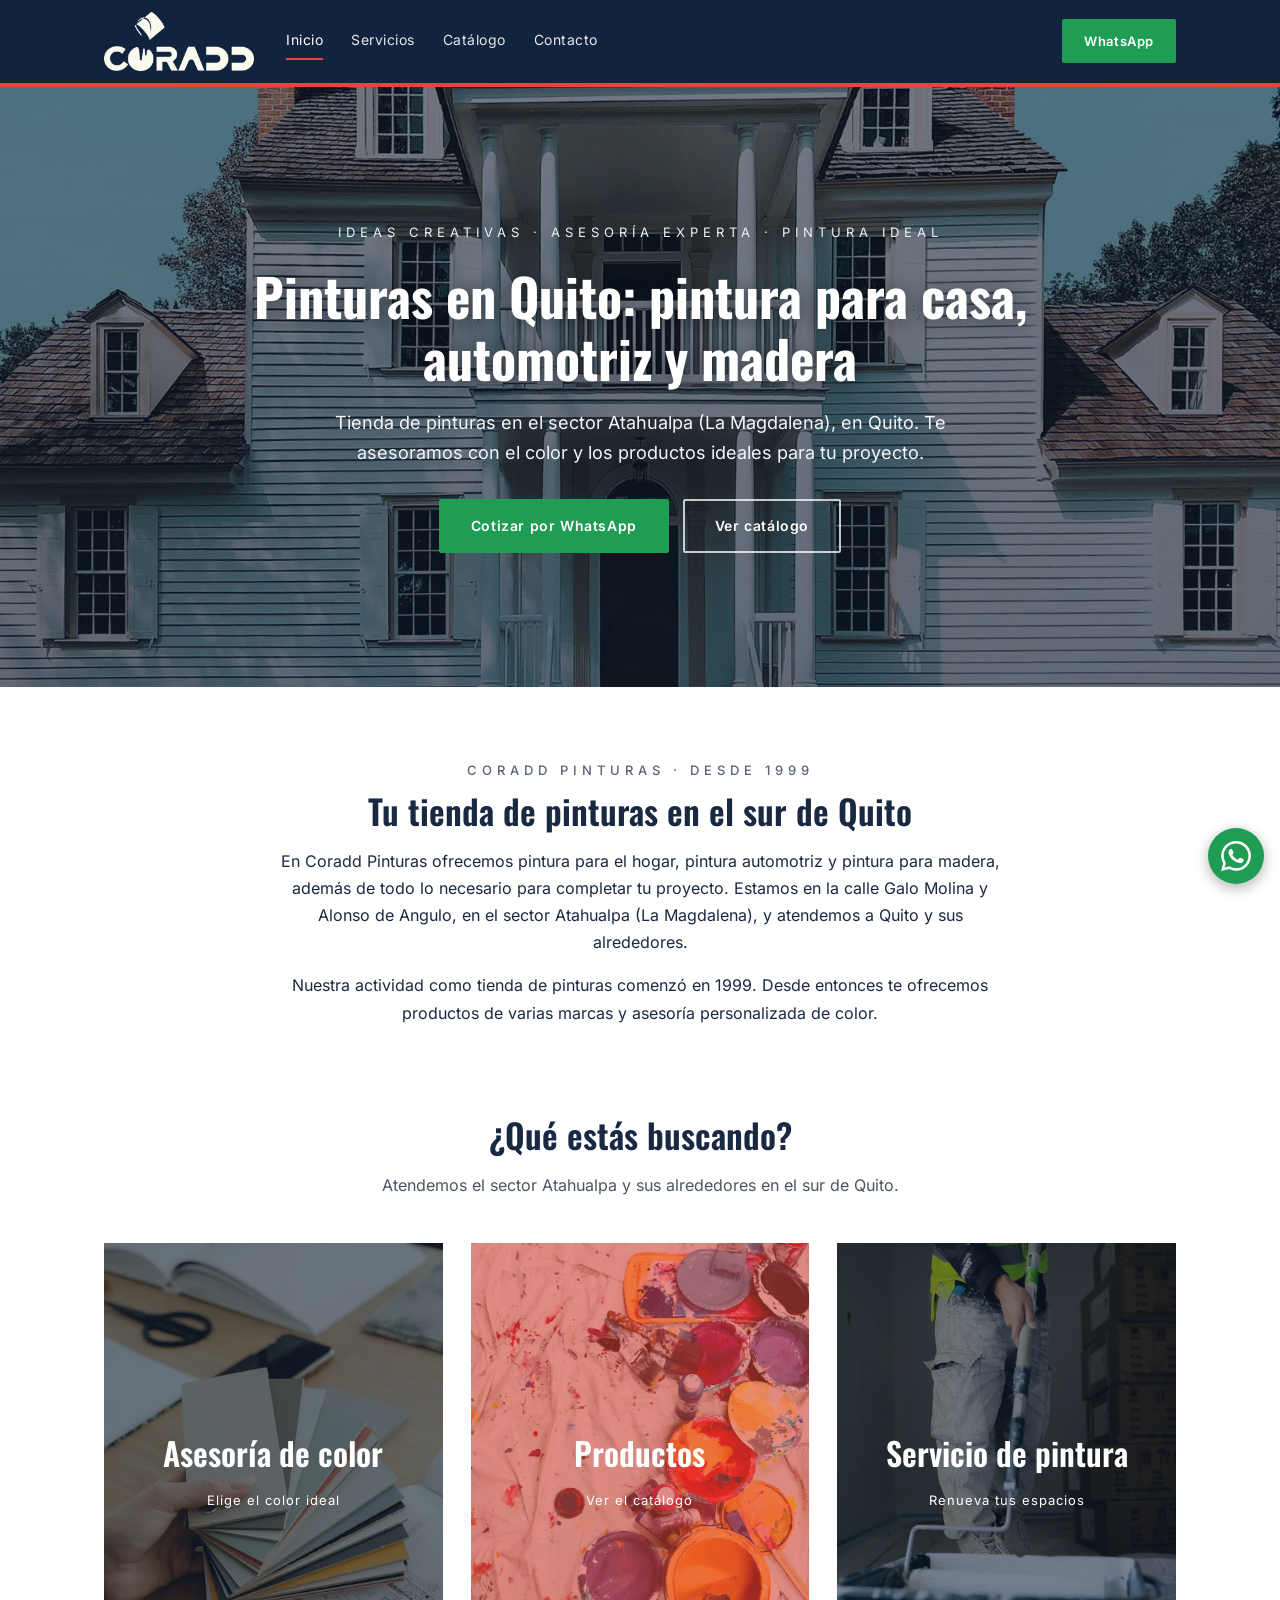
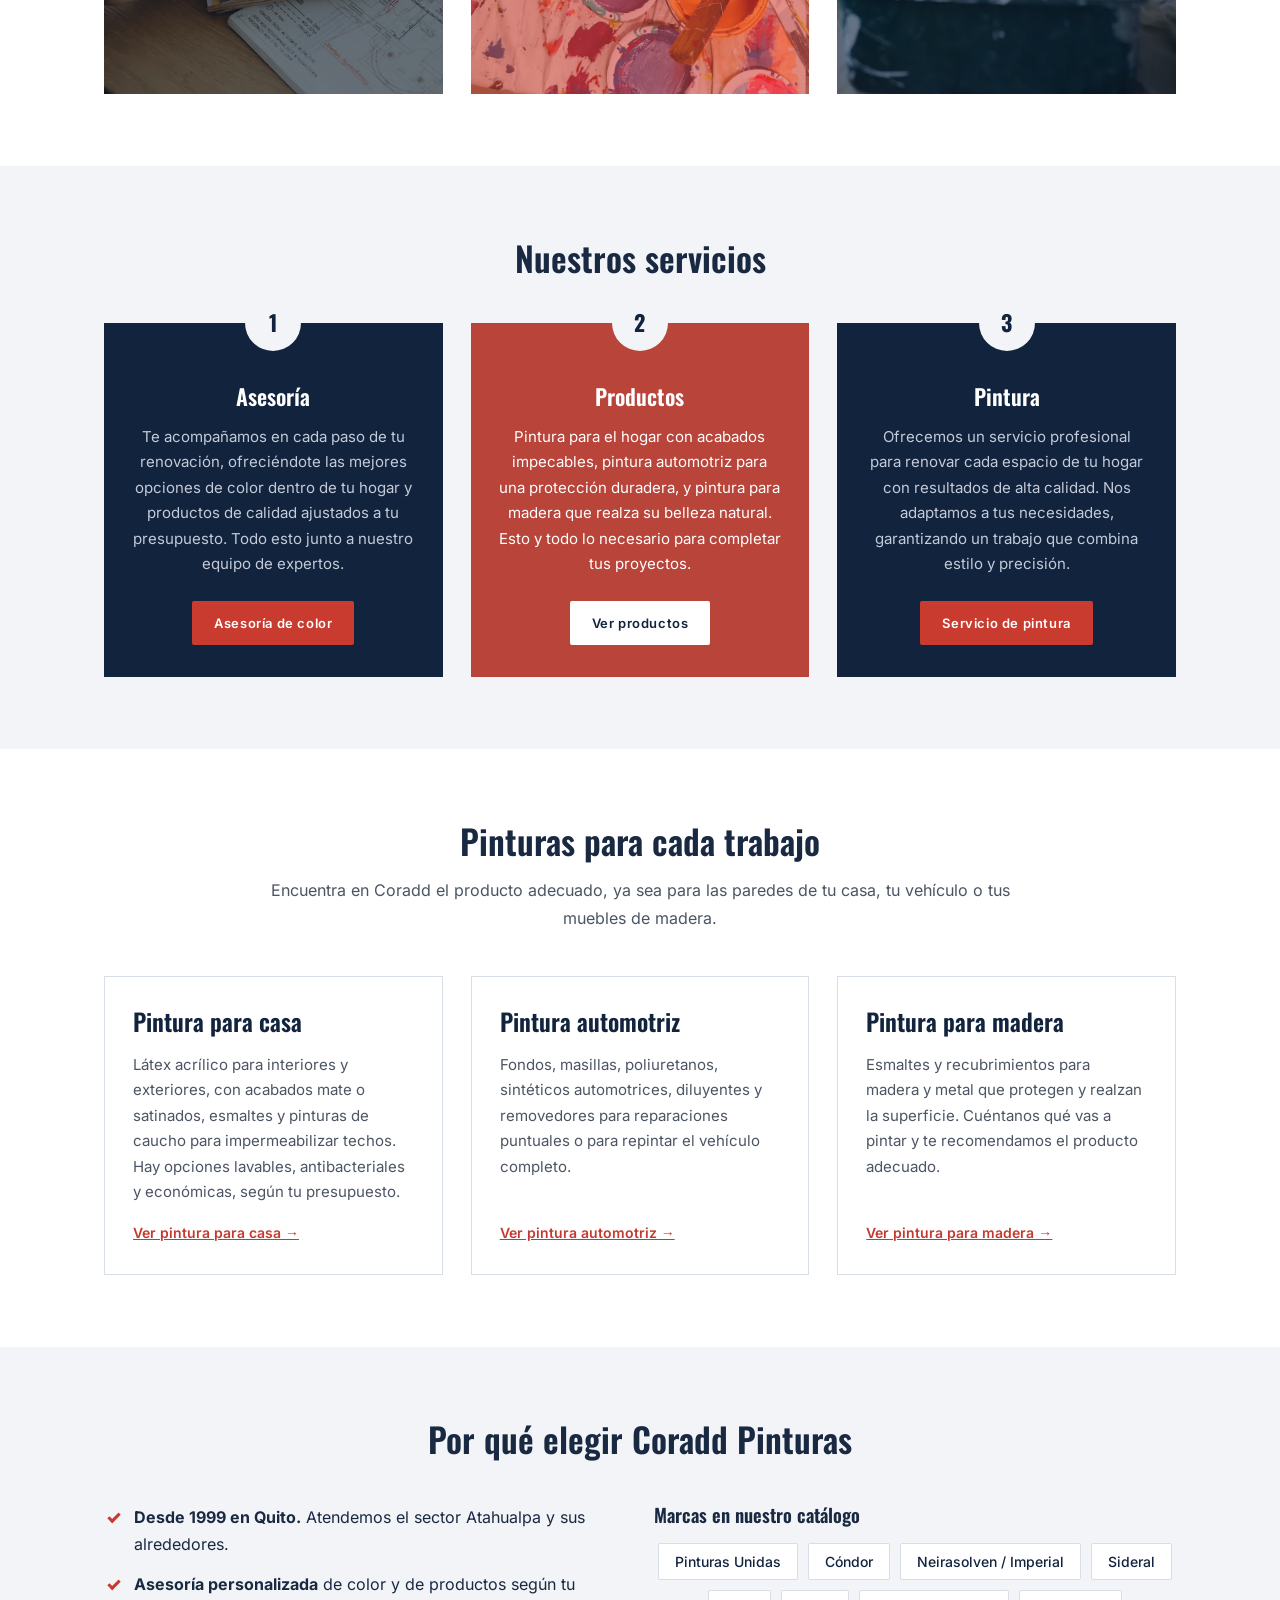
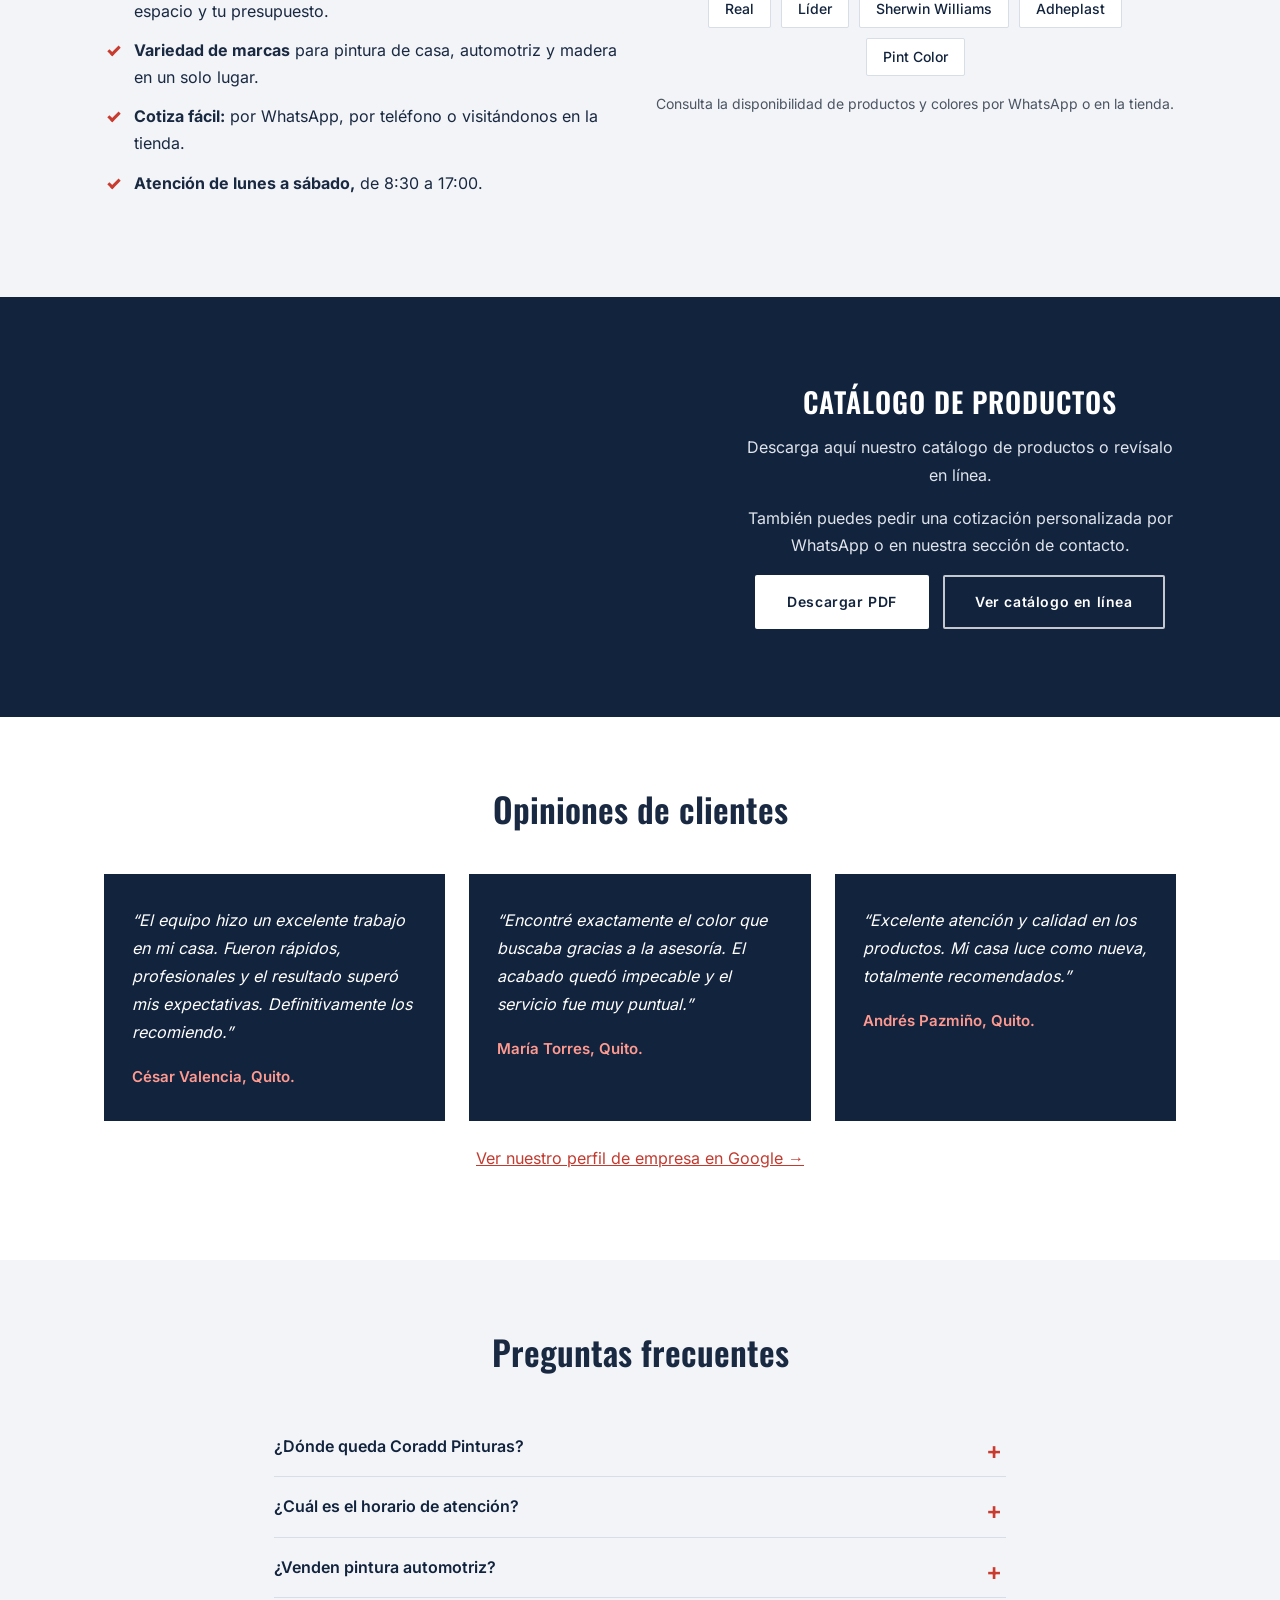
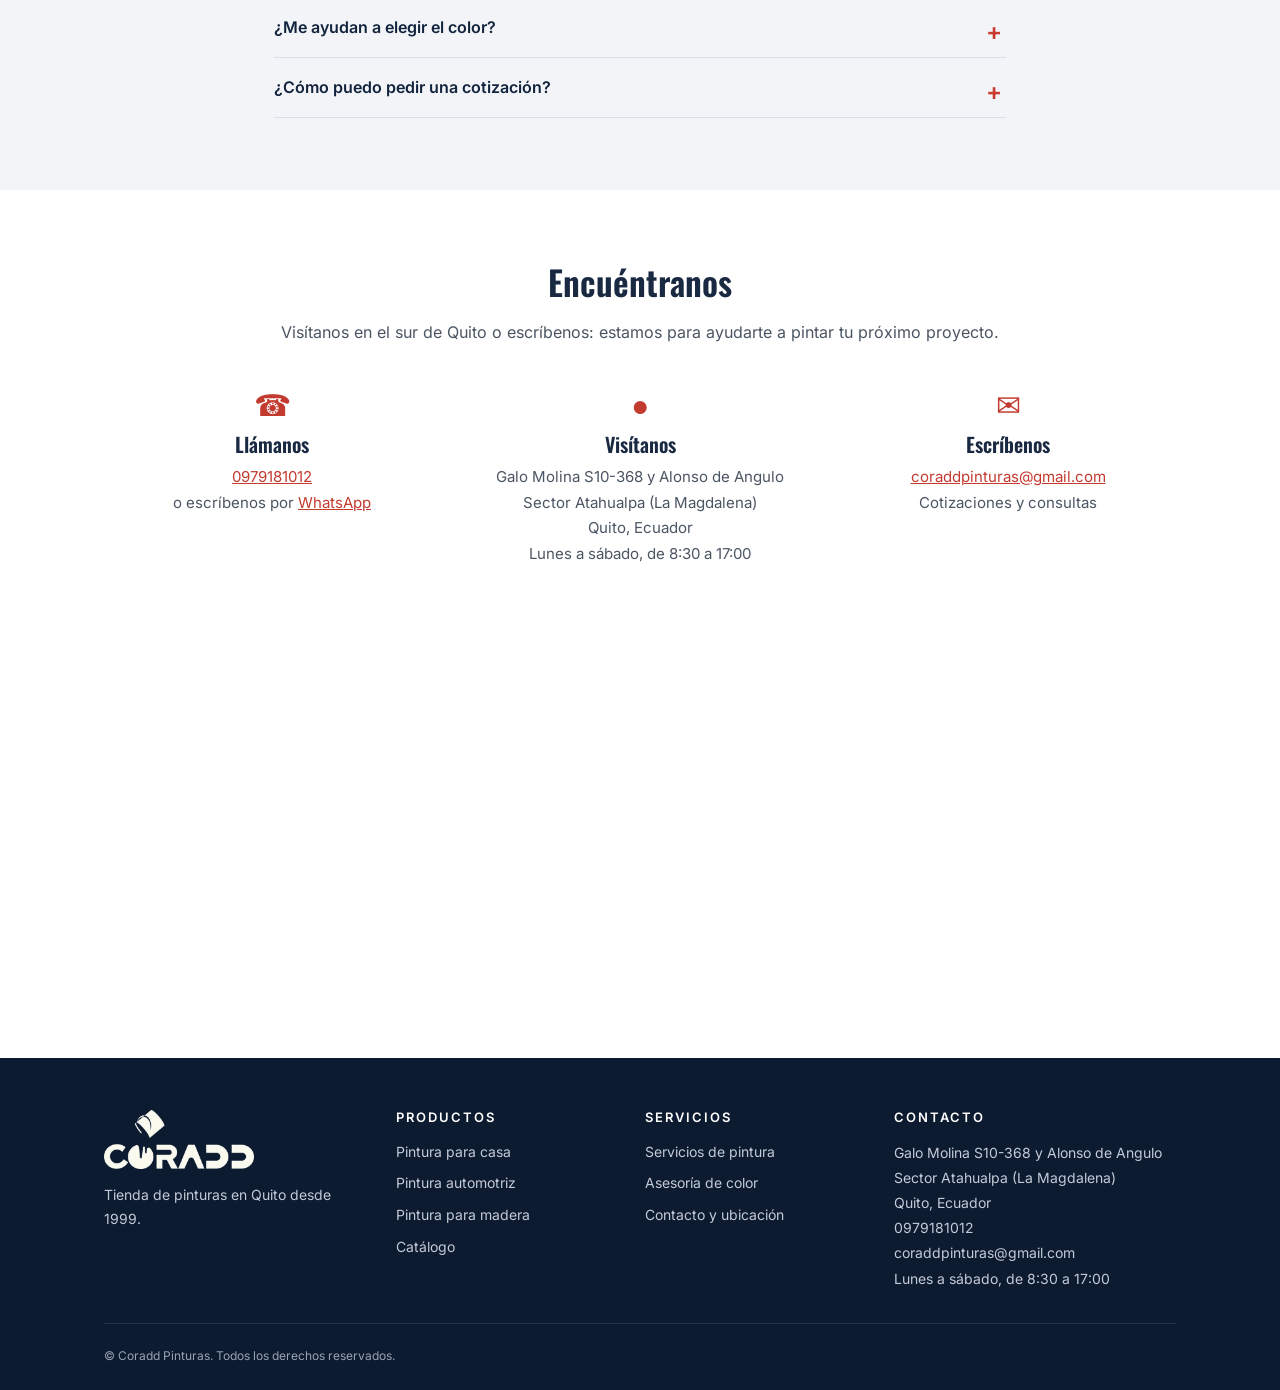
<file: index.html>
<!DOCTYPE html>
<html lang="es-EC">
<head>
<meta charset="utf-8">
<meta name="viewport" content="width=device-width, initial-scale=1">
<title>Pintura para Casa y Autos en Quito | Coradd Pinturas</title>
<meta name="description" content="Tienda de pinturas en Quito (Atahualpa): pintura para casa, automotriz y madera, con asesoría de color. Cotiza por WhatsApp. Desde 1999.">
<meta name="robots" content="index, follow, max-image-preview:large">
<link rel="canonical" href="https://www.coraddpinturas.com/">

<meta property="og:type" content="website">
<meta property="og:url" content="https://www.coraddpinturas.com/">
<meta property="og:site_name" content="Coradd Pinturas">
<meta property="og:title" content="Pintura para Casa y Autos en Quito | Coradd Pinturas">
<meta property="og:description" content="Tienda de pinturas en Quito (Atahualpa): pintura para casa, automotriz y madera, con asesoría de color. Cotiza por WhatsApp. Desde 1999.">
<meta property="og:image" content="https://www.coraddpinturas.com/og-image.png">
<meta property="og:image:width" content="1200">
<meta property="og:image:height" content="630">
<meta property="og:image:alt" content="Coradd Pinturas - pintura para casa y autos en Quito">
<meta property="og:locale" content="es_EC">
<meta name="twitter:card" content="summary_large_image">
<meta name="twitter:title" content="Pintura para Casa y Autos en Quito | Coradd Pinturas">
<meta name="twitter:description" content="Tienda de pinturas en Quito (Atahualpa): pintura para casa, automotriz y madera, con asesoría de color. Cotiza por WhatsApp. Desde 1999.">
<meta name="twitter:image" content="https://www.coraddpinturas.com/og-image.png">

<link rel="icon" href="/favicon.ico" sizes="any">
<link rel="icon" type="image/png" sizes="32x32" href="/favicon-32x32.png">
<link rel="apple-touch-icon" href="/apple-touch-icon.png">
<meta name="theme-color" content="#12233d">

<link rel="preload" href="/assets/fonts/inter-latin.woff2" as="font" type="font/woff2" crossorigin>
<link rel="preload" href="/assets/fonts/oswald-latin.woff2" as="font" type="font/woff2" crossorigin>
<link rel="preload" as="image" fetchpriority="high" imagesrcset="/assets/img/hero-480.webp 480w, /assets/img/hero-800.webp 800w, /assets/img/hero-1200.webp 1200w, /assets/img/hero-1600.webp 1600w" imagesizes="100vw">
<link rel="stylesheet" href="/assets/css/site.css">

<script type="application/ld+json">
{
  "@context": "https://schema.org",
  "@type": [
    "HardwareStore",
    "HomeAndConstructionBusiness"
  ],
  "@id": "https://www.coraddpinturas.com/#business",
  "name": "Coradd Pinturas",
  "alternateName": "Coradd",
  "url": "https://www.coraddpinturas.com/",
  "image": [
    "https://www.coraddpinturas.com/og-image.png"
  ],
  "logo": "https://www.coraddpinturas.com/assets/img/logo-512.png",
  "telephone": "+593979181012",
  "email": "coraddpinturas@gmail.com",
  "priceRange": "$$",
  "currenciesAccepted": "USD",
  "foundingDate": "1999-10-01",
  "description": "Tienda de pinturas en Quito: pintura para casa, pintura automotriz y pintura para madera, con asesoría de color personalizada y servicio profesional de pintura.",
  "address": {
    "@type": "PostalAddress",
    "streetAddress": "Galo Molina S10-368 y Alonso de Angulo",
    "addressLocality": "Quito",
    "addressRegion": "Pichincha",
    "postalCode": "170111",
    "addressCountry": "EC"
  },
  "geo": {
    "@type": "GeoCoordinates",
    "latitude": -0.2494601,
    "longitude": -78.529561
  },
  "hasMap": "https://maps.app.goo.gl/NpTFEikeNcwKWrdK8",
  "sameAs": [
    "https://www.google.com/search?kgmid=/g/11vrkxtczj",
    "https://maps.app.goo.gl/NpTFEikeNcwKWrdK8"
  ],
  "openingHoursSpecification": [
    {
      "@type": "OpeningHoursSpecification",
      "dayOfWeek": [
        "Monday",
        "Tuesday",
        "Wednesday",
        "Thursday",
        "Friday",
        "Saturday"
      ],
      "opens": "08:30",
      "closes": "17:00"
    }
  ],
  "areaServed": [
    {
      "@type": "City",
      "name": "Quito"
    },
    {
      "@type": "Place",
      "name": "Atahualpa, Quito"
    },
    {
      "@type": "Place",
      "name": "La Magdalena, Quito"
    }
  ]
}
</script>
<script type="application/ld+json">
{
  "@context": "https://schema.org",
  "@type": "WebSite",
  "@id": "https://www.coraddpinturas.com/#website",
  "url": "https://www.coraddpinturas.com/",
  "name": "Coradd Pinturas",
  "inLanguage": "es-EC",
  "publisher": {
    "@id": "https://www.coraddpinturas.com/#business"
  }
}
</script>
</head>
<body>
<a class="skip-link" href="#contenido">Ir al contenido</a>
<header class="site-header">
  <div class="container header-row">
    <a class="brand" href="/" aria-label="Coradd Pinturas, ir al inicio">
      <img src="/assets/img/logo-240.webp" srcset="/assets/img/logo-240.webp 240w, /assets/img/logo-480.webp 480w" sizes="150px" width="150" height="59" alt="Coradd Pinturas - tienda de pinturas en Quito">
    </a>
    <nav class="main-nav" aria-label="Principal"><a href="/" aria-current="page">Inicio</a><a href="/servicios/">Servicios</a><a href="/catalogo/">Catálogo</a><a href="/contacto/">Contacto</a></nav>
    <a class="btn btn-wa btn-sm" href="https://wa.me/593979181012?text=Hola%2C%20quisiera%20informaci%C3%B3n%20sobre%20pinturas." rel="noopener">WhatsApp</a>
  </div>
</header>
<main id="contenido">
<section class="hero" id="inicio">
  <img src="/assets/img/hero-800.webp" srcset="/assets/img/hero-480.webp 480w, /assets/img/hero-800.webp 800w, /assets/img/hero-1200.webp 1200w, /assets/img/hero-1600.webp 1600w" sizes="100vw" width="1600" height="1233" alt="Casa de dos pisos pintada de blanco, con balcón y columnas, bajo un cielo azul" fetchpriority="high">
  <div class="hero-inner">
    <p class="tagline">Ideas creativas · Asesoría experta · Pintura ideal</p>
    <h1>Pinturas en Quito: pintura para casa, automotriz y madera</h1>
    <p class="lead">Tienda de pinturas en el sector Atahualpa (La Magdalena), en Quito. Te asesoramos con el color y los productos ideales para tu proyecto.</p>
    <div class="hero-actions">
      <a class="btn btn-wa" href="https://wa.me/593979181012?text=Hola%2C%20quisiera%20informaci%C3%B3n%20sobre%20pinturas." rel="noopener">Cotizar por WhatsApp</a>
      <a class="btn btn-outline" href="/catalogo/">Ver catálogo</a>
    </div>
  </div>
</section>

<section class="section">
  <div class="container narrow center">
    <p class="eyebrow">Coradd Pinturas · Desde 1999</p>
    <h2>Tu tienda de pinturas en el sur de Quito</h2>
    <p>En Coradd Pinturas ofrecemos pintura para el hogar, pintura automotriz y pintura para madera, además de todo lo necesario para completar tu proyecto. Estamos en la calle Galo Molina y Alonso de Angulo, en el sector Atahualpa (La Magdalena), y atendemos a Quito y sus alrededores.</p>
    <p>Nuestra actividad como tienda de pinturas comenzó en 1999. Desde entonces te ofrecemos productos de varias marcas y asesoría personalizada de color.</p>
  </div>
</section>

<section class="section" style="padding-top:0">
  <div class="container">
    <div class="section-head">
      <h2>¿Qué estás buscando?</h2>
      <p>Atendemos el sector Atahualpa y sus alrededores en el sur de Quito.</p>
    </div>
    <div class="grid grid-3 tiles">
      <a class="tile" href="/asesoria-de-color-quito/">
        <img src="/assets/img/asesoria-800.webp" srcset="/assets/img/asesoria-480.webp 480w, /assets/img/asesoria-800.webp 800w, /assets/img/asesoria-1200.webp 1200w" sizes="(max-width:600px) 100vw, 360px" width="480" height="720" alt="Mano sosteniendo una paleta de muestras de color para elegir pintura" loading="lazy" decoding="async">
        <span><strong>Asesoría de color</strong><small>Elige el color ideal</small></span>
      </a>
      <a class="tile tile-red" href="/catalogo/">
        <img src="/assets/img/productos-800.webp" srcset="/assets/img/productos-480.webp 480w, /assets/img/productos-800.webp 800w, /assets/img/productos-1200.webp 1200w" sizes="(max-width:600px) 100vw, 360px" width="480" height="640" alt="Tarros de pintura de colores sobre una tela manchada de pintura" loading="lazy" decoding="async">
        <span><strong>Productos</strong><small>Ver el catálogo</small></span>
      </a>
      <a class="tile" href="/servicios/">
        <img src="/assets/img/pintura-800.webp" srcset="/assets/img/pintura-480.webp 480w, /assets/img/pintura-800.webp 800w, /assets/img/pintura-1200.webp 1200w" sizes="(max-width:600px) 100vw, 360px" width="480" height="720" alt="Pintor aplicando pintura en una pared con un rodillo" loading="lazy" decoding="async">
        <span><strong>Servicio de pintura</strong><small>Renueva tus espacios</small></span>
      </a>
    </div>
  </div>
</section>

<section class="section section-pale" id="servicios">
  <div class="container">
    <div class="section-head"><h2>Nuestros servicios</h2></div>
    <div class="grid grid-3 services">
      <div class="card">
        <div class="num" aria-hidden="true">1</div>
        <h3>Asesoría</h3>
        <p>Te acompañamos en cada paso de tu renovación, ofreciéndote las mejores opciones de color dentro de tu hogar y productos de calidad ajustados a tu presupuesto. Todo esto junto a nuestro equipo de expertos.</p>
        <a class="btn btn-sm" href="/asesoria-de-color-quito/">Asesoría de color</a>
      </div>
      <div class="card card-alt">
        <div class="num" aria-hidden="true">2</div>
        <h3>Productos</h3>
        <p>Pintura para el hogar con acabados impecables, pintura automotriz para una protección duradera, y pintura para madera que realza su belleza natural. Esto y todo lo necesario para completar tus proyectos.</p>
        <a class="btn btn-light btn-sm" href="/catalogo/">Ver productos</a>
      </div>
      <div class="card">
        <div class="num" aria-hidden="true">3</div>
        <h3>Pintura</h3>
        <p>Ofrecemos un servicio profesional para renovar cada espacio de tu hogar con resultados de alta calidad. Nos adaptamos a tus necesidades, garantizando un trabajo que combina estilo y precisión.</p>
        <a class="btn btn-sm" href="/servicios/">Servicio de pintura</a>
      </div>
    </div>
  </div>
</section>

<section class="section">
  <div class="container">
    <div class="section-head">
      <h2>Pinturas para cada trabajo</h2>
      <p>Encuentra en Coradd el producto adecuado, ya sea para las paredes de tu casa, tu vehículo o tus muebles de madera.</p>
    </div>
    <div class="grid grid-3">
      <div class="cat">
        <h3>Pintura para casa</h3>
        <p>Látex acrílico para interiores y exteriores, con acabados mate o satinados, esmaltes y pinturas de caucho para impermeabilizar techos. Hay opciones lavables, antibacteriales y económicas, según tu presupuesto.</p>
        <a class="more" href="/pintura-para-casa-quito/">Ver pintura para casa &rarr;</a>
      </div>
      <div class="cat">
        <h3>Pintura automotriz</h3>
        <p>Fondos, masillas, poliuretanos, sintéticos automotrices, diluyentes y removedores para reparaciones puntuales o para repintar el vehículo completo.</p>
        <a class="more" href="/pintura-automotriz-quito/">Ver pintura automotriz &rarr;</a>
      </div>
      <div class="cat">
        <h3>Pintura para madera</h3>
        <p>Esmaltes y recubrimientos para madera y metal que protegen y realzan la superficie. Cuéntanos qué vas a pintar y te recomendamos el producto adecuado.</p>
        <a class="more" href="/pintura-para-madera-quito/">Ver pintura para madera &rarr;</a>
      </div>
    </div>
  </div>
</section>

<section class="section section-pale">
  <div class="container">
    <div class="section-head">
      <h2>Por qué elegir Coradd Pinturas</h2>
    </div>
    <div class="grid grid-2">
      <ul class="checks">
        <li><strong>Desde 1999 en Quito.</strong> Atendemos el sector Atahualpa y sus alrededores.</li>
        <li><strong>Asesoría personalizada</strong> de color y de productos según tu espacio y tu presupuesto.</li>
        <li><strong>Variedad de marcas</strong> para pintura de casa, automotriz y madera en un solo lugar.</li>
        <li><strong>Cotiza fácil:</strong> por WhatsApp, por teléfono o visitándonos en la tienda.</li>
        <li><strong>Atención de lunes a sábado,</strong> de 8:30 a 17:00.</li>
      </ul>
      <div>
        <h3>Marcas en nuestro catálogo</h3>
        <ul class="brand-list"><li>Pinturas Unidas</li><li>Cóndor</li><li>Neirasolven / Imperial</li><li>Sideral</li><li>Real</li><li>Líder</li><li>Sherwin Williams</li><li>Adheplast</li><li>Pint Color</li></ul>
        <p class="center" style="font-size:14px;color:#4b5563">Consulta la disponibilidad de productos y colores por WhatsApp o en la tienda.</p>
      </div>
    </div>
  </div>
</section>

<section class="split" id="catalogo">
  <div class="split-img"><img src="/assets/img/productos-800.webp" srcset="/assets/img/productos-480.webp 480w, /assets/img/productos-800.webp 800w, /assets/img/productos-1200.webp 1200w" sizes="(max-width:900px) 100vw, 50vw" width="800" height="1067" alt="Tarros de pintura de colores abiertos sobre una tela manchada" loading="lazy" decoding="async"></div>
  <div class="split-text">
    <h2>Catálogo de productos</h2>
    <p>Descarga aquí nuestro catálogo de productos o revísalo en línea.</p>
    <p>También puedes pedir una cotización personalizada por WhatsApp o en nuestra sección de contacto.</p>
    <div class="hero-actions">
      <a class="btn btn-light" href="/catalogo/catalogo-coradd.pdf" download title="Descargar catálogo de productos Coradd Pinturas">Descargar PDF</a>
      <a class="btn btn-outline" href="/catalogo/">Ver catálogo en línea</a>
    </div>
  </div>
</section>

<section class="section">
  <div class="container">
    <div class="section-head"><h2>Opiniones de clientes</h2></div>
    <div class="quotes">
      <figure><blockquote>“El equipo hizo un excelente trabajo en mi casa. Fueron rápidos, profesionales y el resultado superó mis expectativas. Definitivamente los recomiendo.”</blockquote><figcaption>César Valencia, Quito.</figcaption></figure>
      <figure><blockquote>“Encontré exactamente el color que buscaba gracias a la asesoría. El acabado quedó impecable y el servicio fue muy puntual.”</blockquote><figcaption>María Torres, Quito.</figcaption></figure>
      <figure><blockquote>“Excelente atención y calidad en los productos. Mi casa luce como nueva, totalmente recomendados.”</blockquote><figcaption>Andrés Pazmiño, Quito.</figcaption></figure>
    </div>
    <p class="center" style="margin-top:24px"><a href="https://www.google.com/search?kgmid=/g/11vrkxtczj" rel="noopener">Ver nuestro perfil de empresa en Google &rarr;</a></p>
  </div>
</section>

<section class="section section-pale">
  <div class="container narrow faq">
    <div class="section-head"><h2>Preguntas frecuentes</h2></div>
    <details><summary>¿Dónde queda Coradd Pinturas?</summary><p>Estamos en Galo Molina S10-368 y Alonso de Angulo, sector Atahualpa (La Magdalena), Quito, Ecuador.</p></details>
    <details><summary>¿Cuál es el horario de atención?</summary><p>Lunes a sábado, de 8:30 a 17:00.</p></details>
    <details><summary>¿Venden pintura automotriz?</summary><p>Sí. Trabajamos con fondos, masillas, poliuretanos, sintéticos, diluyentes y removedores para el repintado automotriz. Consulta la disponibilidad por WhatsApp.</p></details>
    <details><summary>¿Me ayudan a elegir el color?</summary><p>Sí. Ofrecemos asesoría de color y de productos según tu espacio y tu presupuesto. Conoce más en nuestra página de <a href="/asesoria-de-color-quito/">asesoría de color</a>.</p></details>
    <details><summary>¿Cómo puedo pedir una cotización?</summary><p>Escríbenos por <a href="https://wa.me/593979181012?text=Hola%2C%20quisiera%20informaci%C3%B3n%20sobre%20pinturas." rel="noopener">WhatsApp</a> al 0979181012, llámanos o visítanos en la tienda. También puedes descargar nuestro <a href="/catalogo/">catálogo de productos</a>.</p></details>
  </div>
</section>

<section class="section" id="contacto">
  <div class="container">
    <div class="section-head"><h2>Encuéntranos</h2><p>Visítanos en el sur de Quito o escríbenos: estamos para ayudarte a pintar tu próximo proyecto.</p></div>
    <div class="contact-grid">
      <div><div class="contact-icon" aria-hidden="true">&#9742;</div><h3>Llámanos</h3><p><a href="tel:+593979181012">0979181012</a><br>o escríbenos por <a href="https://wa.me/593979181012?text=Hola%2C%20quisiera%20informaci%C3%B3n%20sobre%20pinturas." rel="noopener">WhatsApp</a></p></div>
      <div><div class="contact-icon" aria-hidden="true">&#9679;</div><h3>Visítanos</h3><p>Galo Molina S10-368 y Alonso de Angulo<br>Sector Atahualpa (La Magdalena)<br>Quito, Ecuador<br>Lunes a sábado, de 8:30 a 17:00</p></div>
      <div><div class="contact-icon" aria-hidden="true">&#9993;</div><h3>Escríbenos</h3><p><a href="mailto:coraddpinturas@gmail.com">coraddpinturas@gmail.com</a><br>Cotizaciones y consultas</p></div>
    </div>
  </div>
</section>
<iframe class="map" src="https://www.google.com/maps/embed?pb=!1m18!1m12!1m3!1d249.36128260070527!2d-78.52963634637213!3d-0.24940205512870597!2m3!1f0!2f0!3f0!3m2!1i1024!2i768!4f13.1!3m3!1m2!1s0x91d599007d5ac287%3A0xdb0c227db607a7b4!2sCORADD%20PINTURAS%20-%20Productos%2C%20Asesor%C3%ADa%20y%20Servicio%20de%20Pintura%20en%20Quito!5e0!3m2!1ses-419!2spt!4v1789771882639!5m2!1ses-419!2spt" loading="lazy" referrerpolicy="strict-origin-when-cross-origin" title="Ubicación de Coradd Pinturas en Quito" allowfullscreen></iframe>
</main>
<footer class="site-footer">
  <div class="container">
    <div class="footer-grid">
      <div>
        <img src="/assets/img/logo-240.webp" srcset="/assets/img/logo-240.webp 240w, /assets/img/logo-480.webp 480w" sizes="150px" width="150" height="59" alt="Coradd Pinturas" loading="lazy">
        <p style="margin-top:14px">Tienda de pinturas en Quito desde 1999.</p>
      </div>
      <div>
        <h2>Productos</h2>
        <ul>
          <li><a href="/pintura-para-casa-quito/">Pintura para casa</a></li>
          <li><a href="/pintura-automotriz-quito/">Pintura automotriz</a></li>
          <li><a href="/pintura-para-madera-quito/">Pintura para madera</a></li>
          <li><a href="/catalogo/">Catálogo</a></li>
        </ul>
      </div>
      <div>
        <h2>Servicios</h2>
        <ul>
          <li><a href="/servicios/">Servicios de pintura</a></li>
          <li><a href="/asesoria-de-color-quito/">Asesoría de color</a></li>
          <li><a href="/contacto/">Contacto y ubicación</a></li>
        </ul>
      </div>
      <div>
        <h2>Contacto</h2>
        <address>
          Galo Molina S10-368 y Alonso de Angulo<br>
          Sector Atahualpa (La Magdalena)<br>
          Quito, Ecuador<br>
          <a href="tel:+593979181012">0979181012</a><br>
          <a href="mailto:coraddpinturas@gmail.com">coraddpinturas@gmail.com</a><br>
          Lunes a sábado, de 8:30 a 17:00
        </address>
      </div>
    </div>
    <div class="copyright">&copy; Coradd Pinturas. Todos los derechos reservados.</div>
  </div>
</footer>
<a class="wa-float" href="https://wa.me/593979181012?text=Hola%2C%20quisiera%20informaci%C3%B3n%20sobre%20pinturas." rel="noopener" aria-label="Escríbenos por WhatsApp"><svg viewBox="0 0 24 24" aria-hidden="true" focusable="false"><path d="M17.472 14.382c-.297-.149-1.758-.867-2.03-.967-.273-.099-.471-.148-.67.15-.197.297-.767.966-.94 1.164-.173.199-.347.223-.644.075-.297-.15-1.255-.463-2.39-1.475-.883-.788-1.48-1.761-1.653-2.059-.173-.297-.018-.458.13-.606.134-.133.298-.347.446-.52.149-.174.198-.298.298-.497.099-.198.05-.371-.025-.52-.075-.149-.669-1.612-.916-2.207-.242-.579-.487-.5-.669-.51-.173-.008-.371-.01-.57-.01-.198 0-.52.074-.792.372-.272.297-1.04 1.016-1.04 2.479 0 1.462 1.065 2.875 1.213 3.074.149.198 2.096 3.2 5.077 4.487.709.306 1.262.489 1.694.625.712.227 1.36.195 1.871.118.571-.085 1.758-.719 2.006-1.413.248-.694.248-1.289.173-1.413-.074-.124-.272-.198-.57-.347m-5.421 7.403h-.004a9.87 9.87 0 01-5.031-1.378l-.361-.214-3.741.982.998-3.648-.235-.374a9.86 9.86 0 01-1.51-5.26c.001-5.45 4.436-9.884 9.888-9.884 2.64 0 5.122 1.03 6.988 2.898a9.825 9.825 0 012.893 6.994c-.003 5.45-4.437 9.884-9.885 9.884m8.413-18.297A11.815 11.815 0 0012.05 0C5.495 0 .16 5.335.157 11.892c0 2.096.547 4.142 1.588 5.945L.057 24l6.305-1.654a11.882 11.882 0 005.683 1.448h.005c6.554 0 11.89-5.335 11.893-11.893a11.821 11.821 0 00-3.48-8.413Z"/></svg></a>
</body>
</html>
</file>
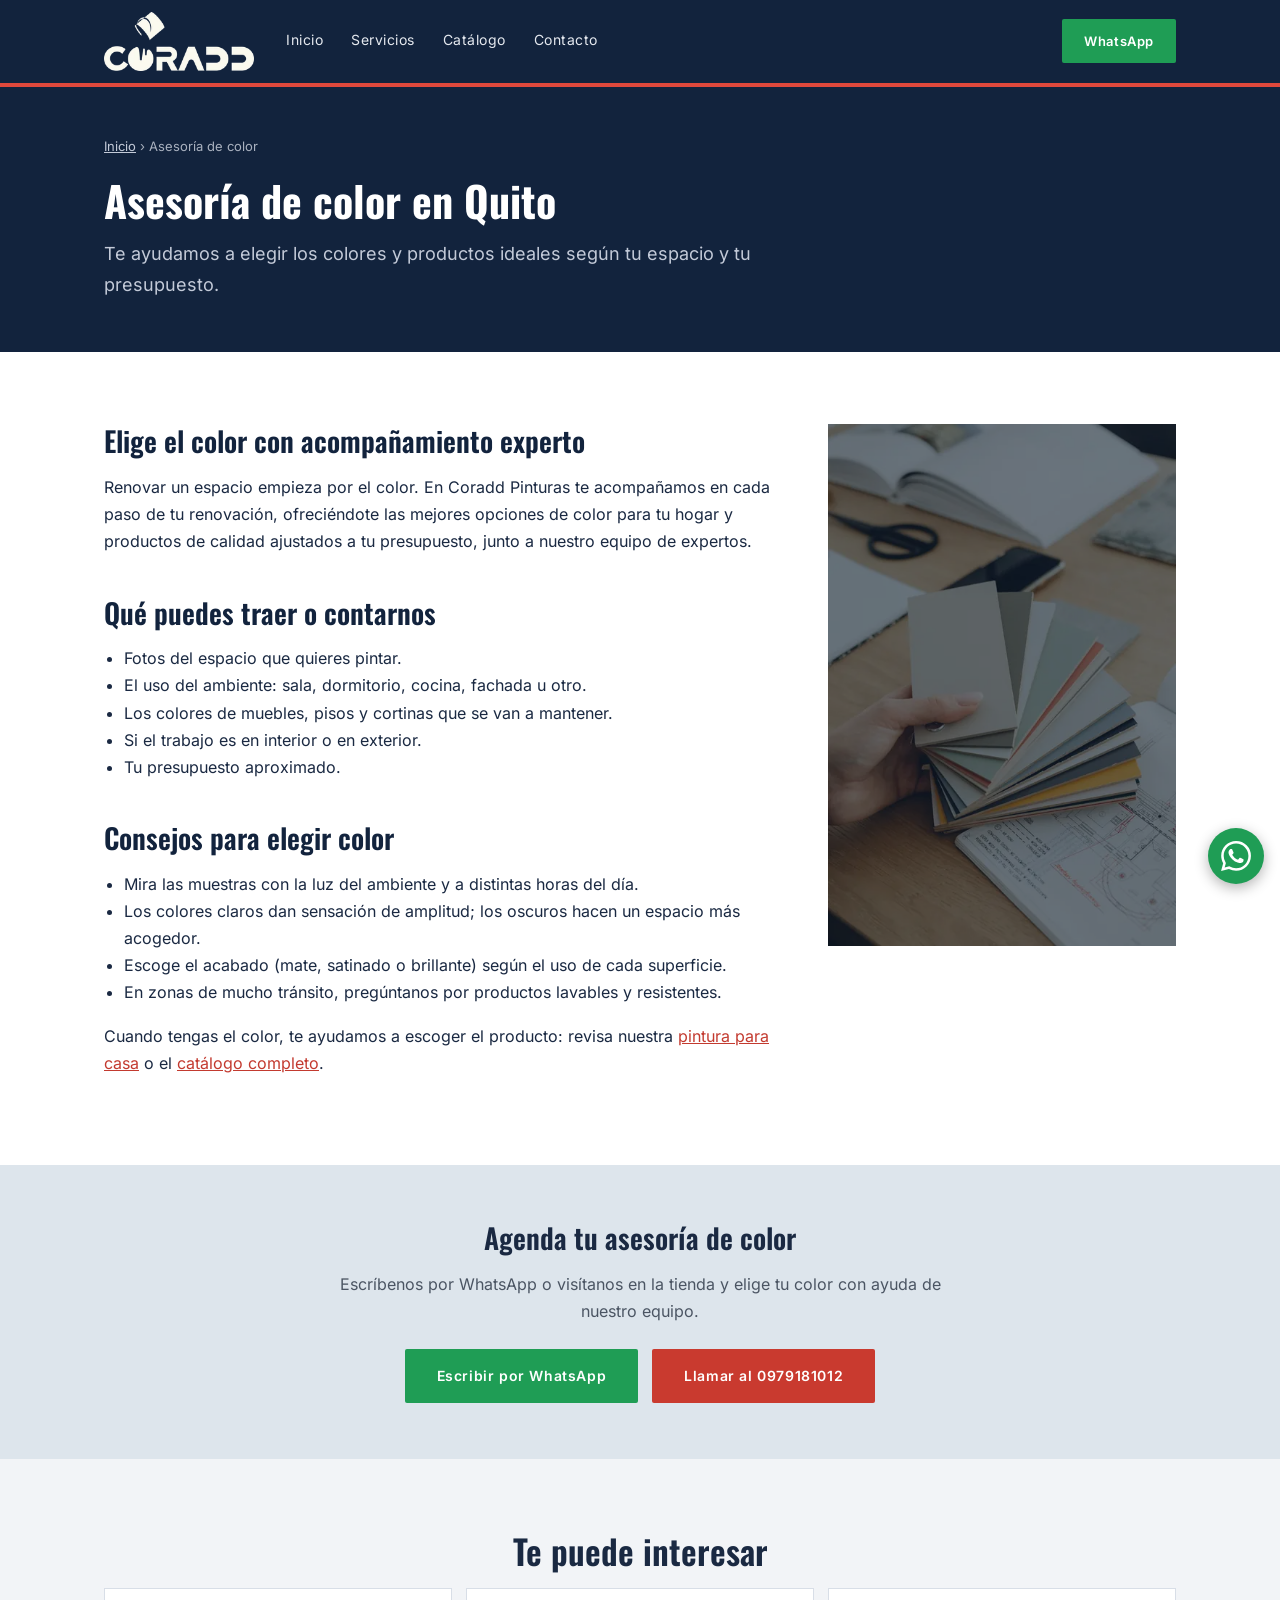
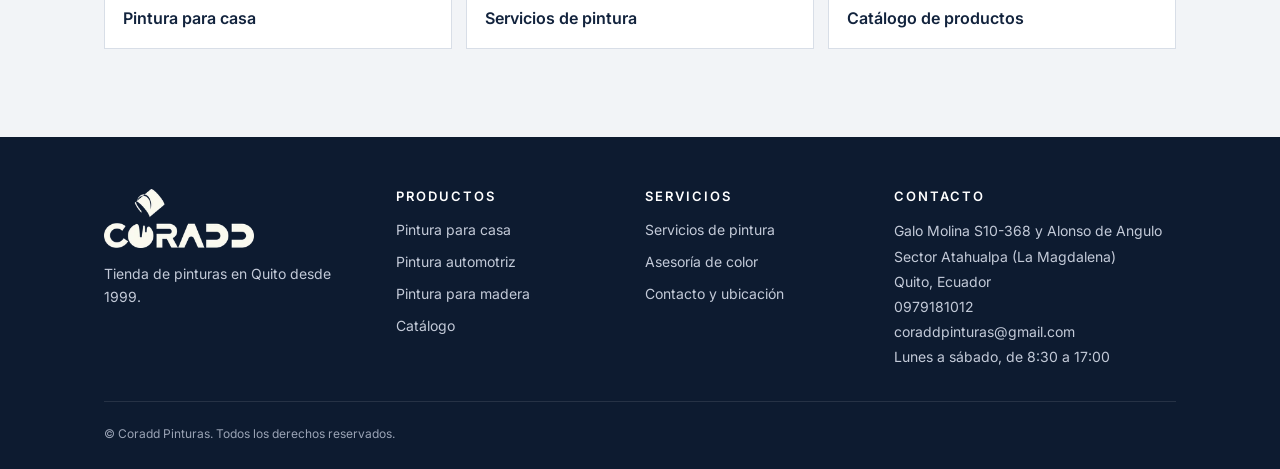
<file: asesoria-de-color-quito/index.html>
<!DOCTYPE html>
<html lang="es-EC">
<head>
<meta charset="utf-8">
<meta name="viewport" content="width=device-width, initial-scale=1">
<title>Asesoría de color en Quito | Coradd Pinturas</title>
<meta name="description" content="Asesoría de color en Quito: te ayudamos a elegir colores y productos según tu espacio, la luz y tu presupuesto. Coradd Pinturas, Atahualpa.">
<meta name="robots" content="index, follow, max-image-preview:large">
<link rel="canonical" href="https://www.coraddpinturas.com/asesoria-de-color-quito/">

<meta property="og:type" content="website">
<meta property="og:url" content="https://www.coraddpinturas.com/asesoria-de-color-quito/">
<meta property="og:site_name" content="Coradd Pinturas">
<meta property="og:title" content="Asesoría de color en Quito | Coradd Pinturas">
<meta property="og:description" content="Asesoría de color en Quito: te ayudamos a elegir colores y productos según tu espacio, la luz y tu presupuesto. Coradd Pinturas, Atahualpa.">
<meta property="og:image" content="https://www.coraddpinturas.com/og-image.png">
<meta property="og:image:width" content="1200">
<meta property="og:image:height" content="630">
<meta property="og:image:alt" content="Coradd Pinturas - pintura para casa y autos en Quito">
<meta property="og:locale" content="es_EC">
<meta name="twitter:card" content="summary_large_image">
<meta name="twitter:title" content="Asesoría de color en Quito | Coradd Pinturas">
<meta name="twitter:description" content="Asesoría de color en Quito: te ayudamos a elegir colores y productos según tu espacio, la luz y tu presupuesto. Coradd Pinturas, Atahualpa.">
<meta name="twitter:image" content="https://www.coraddpinturas.com/og-image.png">

<link rel="icon" href="/favicon.ico" sizes="any">
<link rel="icon" type="image/png" sizes="32x32" href="/favicon-32x32.png">
<link rel="apple-touch-icon" href="/apple-touch-icon.png">
<meta name="theme-color" content="#12233d">

<link rel="preload" href="/assets/fonts/inter-latin.woff2" as="font" type="font/woff2" crossorigin>
<link rel="preload" href="/assets/fonts/oswald-latin.woff2" as="font" type="font/woff2" crossorigin>
<link rel="stylesheet" href="/assets/css/site.css">

<script type="application/ld+json">
{
  "@context": "https://schema.org",
  "@type": "WebPage",
  "@id": "https://www.coraddpinturas.com/asesoria-de-color-quito/#webpage",
  "url": "https://www.coraddpinturas.com/asesoria-de-color-quito/",
  "name": "Asesoría de color en Quito | Coradd Pinturas",
  "description": "Asesoría de color en Quito: te ayudamos a elegir colores y productos según tu espacio, la luz y tu presupuesto. Coradd Pinturas, Atahualpa.",
  "inLanguage": "es-EC",
  "isPartOf": {
    "@id": "https://www.coraddpinturas.com/#website"
  },
  "about": {
    "@id": "https://www.coraddpinturas.com/#business"
  }
}
</script>
<script type="application/ld+json">
{
  "@context": "https://schema.org",
  "@type": "BreadcrumbList",
  "itemListElement": [
    {
      "@type": "ListItem",
      "position": 1,
      "name": "Inicio",
      "item": "https://www.coraddpinturas.com/"
    },
    {
      "@type": "ListItem",
      "position": 2,
      "name": "Asesoría de color",
      "item": "https://www.coraddpinturas.com/asesoria-de-color-quito/"
    }
  ]
}
</script>
<script type="application/ld+json">
{
  "@context": "https://schema.org",
  "@type": "Service",
  "name": "Asesoría de color",
  "serviceType": "Asesoría de color",
  "description": "Asesoría de color en Quito: te ayudamos a elegir colores y productos según tu espacio, la luz y tu presupuesto. Coradd Pinturas, Atahualpa.",
  "url": "https://www.coraddpinturas.com/asesoria-de-color-quito/",
  "provider": {
    "@id": "https://www.coraddpinturas.com/#business"
  },
  "areaServed": {
    "@type": "City",
    "name": "Quito"
  }
}
</script>
</head>
<body>
<a class="skip-link" href="#contenido">Ir al contenido</a>
<header class="site-header">
  <div class="container header-row">
    <a class="brand" href="/" aria-label="Coradd Pinturas, ir al inicio">
      <img src="/assets/img/logo-240.webp" srcset="/assets/img/logo-240.webp 240w, /assets/img/logo-480.webp 480w" sizes="150px" width="150" height="59" alt="Coradd Pinturas - tienda de pinturas en Quito">
    </a>
    <nav class="main-nav" aria-label="Principal"><a href="/">Inicio</a><a href="/servicios/">Servicios</a><a href="/catalogo/">Catálogo</a><a href="/contacto/">Contacto</a></nav>
    <a class="btn btn-wa btn-sm" href="https://wa.me/593979181012?text=Hola%2C%20quisiera%20informaci%C3%B3n%20sobre%20pinturas." rel="noopener">WhatsApp</a>
  </div>
</header>
<main id="contenido">
<section class="page-head">
  <div class="container">
    <nav class="breadcrumb" aria-label="Ruta de navegación"><a href="/">Inicio</a> &rsaquo; <span>Asesoría de color</span></nav>
    <h1>Asesoría de color en Quito</h1>
    <p>Te ayudamos a elegir los colores y productos ideales según tu espacio y tu presupuesto.</p>
  </div>
</section>
<section class="section">
  <div class="container prose">
    <div class="grid" style="grid-template-columns:minmax(0,2fr) minmax(0,1fr);align-items:start">
      <div>
        <h2>Elige el color con acompañamiento experto</h2>
        <p>Renovar un espacio empieza por el color. En Coradd Pinturas te acompañamos en cada paso de tu renovación, ofreciéndote las mejores opciones de color para tu hogar y productos de calidad ajustados a tu presupuesto, junto a nuestro equipo de expertos.</p>
        <h2>Qué puedes traer o contarnos</h2>
        <ul>
          <li>Fotos del espacio que quieres pintar.</li>
          <li>El uso del ambiente: sala, dormitorio, cocina, fachada u otro.</li>
          <li>Los colores de muebles, pisos y cortinas que se van a mantener.</li>
          <li>Si el trabajo es en interior o en exterior.</li>
          <li>Tu presupuesto aproximado.</li>
        </ul>
        <h2>Consejos para elegir color</h2>
        <ul>
          <li>Mira las muestras con la luz del ambiente y a distintas horas del día.</li>
          <li>Los colores claros dan sensación de amplitud; los oscuros hacen un espacio más acogedor.</li>
          <li>Escoge el acabado (mate, satinado o brillante) según el uso de cada superficie.</li>
          <li>En zonas de mucho tránsito, pregúntanos por productos lavables y resistentes.</li>
        </ul>
        <p>Cuando tengas el color, te ayudamos a escoger el producto: revisa nuestra <a href="/pintura-para-casa-quito/">pintura para casa</a> o el <a href="/catalogo/">catálogo completo</a>.</p>
      </div>
      <div class="tile" style="aspect-ratio:2/3"><img src="/assets/img/asesoria-800.webp" srcset="/assets/img/asesoria-480.webp 480w, /assets/img/asesoria-800.webp 800w" sizes="(max-width:900px) 100vw, 360px" width="480" height="720" alt="Mano sosteniendo una paleta de muestras de color para elegir pintura" loading="lazy" decoding="async"></div>
    </div>
  </div>
</section>
<section class="cta-band">
  <div class="container">
    <h2>Agenda tu asesoría de color</h2>
    <p>Escríbenos por WhatsApp o visítanos en la tienda y elige tu color con ayuda de nuestro equipo.</p>
    <div class="cta-actions">
      <a class="btn btn-wa" href="https://wa.me/593979181012?text=Hola%2C%20quisiera%20informaci%C3%B3n%20sobre%20pinturas." rel="noopener">Escribir por WhatsApp</a>
      <a class="btn" href="tel:+593979181012">Llamar al 0979181012</a>
    </div>
  </div>
</section>
<section class="section section-pale">
  <div class="container">
    <h2 class="center">Te puede interesar</h2>
    <ul class="related"><li><a href="/pintura-para-casa-quito/">Pintura para casa</a></li><li><a href="/servicios/">Servicios de pintura</a></li><li><a href="/catalogo/">Catálogo de productos</a></li></ul>
  </div>
</section>
</main>
<footer class="site-footer">
  <div class="container">
    <div class="footer-grid">
      <div>
        <img src="/assets/img/logo-240.webp" srcset="/assets/img/logo-240.webp 240w, /assets/img/logo-480.webp 480w" sizes="150px" width="150" height="59" alt="Coradd Pinturas" loading="lazy">
        <p style="margin-top:14px">Tienda de pinturas en Quito desde 1999.</p>
      </div>
      <div>
        <h2>Productos</h2>
        <ul>
          <li><a href="/pintura-para-casa-quito/">Pintura para casa</a></li>
          <li><a href="/pintura-automotriz-quito/">Pintura automotriz</a></li>
          <li><a href="/pintura-para-madera-quito/">Pintura para madera</a></li>
          <li><a href="/catalogo/">Catálogo</a></li>
        </ul>
      </div>
      <div>
        <h2>Servicios</h2>
        <ul>
          <li><a href="/servicios/">Servicios de pintura</a></li>
          <li><a href="/asesoria-de-color-quito/">Asesoría de color</a></li>
          <li><a href="/contacto/">Contacto y ubicación</a></li>
        </ul>
      </div>
      <div>
        <h2>Contacto</h2>
        <address>
          Galo Molina S10-368 y Alonso de Angulo<br>
          Sector Atahualpa (La Magdalena)<br>
          Quito, Ecuador<br>
          <a href="tel:+593979181012">0979181012</a><br>
          <a href="mailto:coraddpinturas@gmail.com">coraddpinturas@gmail.com</a><br>
          Lunes a sábado, de 8:30 a 17:00
        </address>
      </div>
    </div>
    <div class="copyright">&copy; Coradd Pinturas. Todos los derechos reservados.</div>
  </div>
</footer>
<a class="wa-float" href="https://wa.me/593979181012?text=Hola%2C%20quisiera%20informaci%C3%B3n%20sobre%20pinturas." rel="noopener" aria-label="Escríbenos por WhatsApp"><svg viewBox="0 0 24 24" aria-hidden="true" focusable="false"><path d="M17.472 14.382c-.297-.149-1.758-.867-2.03-.967-.273-.099-.471-.148-.67.15-.197.297-.767.966-.94 1.164-.173.199-.347.223-.644.075-.297-.15-1.255-.463-2.39-1.475-.883-.788-1.48-1.761-1.653-2.059-.173-.297-.018-.458.13-.606.134-.133.298-.347.446-.52.149-.174.198-.298.298-.497.099-.198.05-.371-.025-.52-.075-.149-.669-1.612-.916-2.207-.242-.579-.487-.5-.669-.51-.173-.008-.371-.01-.57-.01-.198 0-.52.074-.792.372-.272.297-1.04 1.016-1.04 2.479 0 1.462 1.065 2.875 1.213 3.074.149.198 2.096 3.2 5.077 4.487.709.306 1.262.489 1.694.625.712.227 1.36.195 1.871.118.571-.085 1.758-.719 2.006-1.413.248-.694.248-1.289.173-1.413-.074-.124-.272-.198-.57-.347m-5.421 7.403h-.004a9.87 9.87 0 01-5.031-1.378l-.361-.214-3.741.982.998-3.648-.235-.374a9.86 9.86 0 01-1.51-5.26c.001-5.45 4.436-9.884 9.888-9.884 2.64 0 5.122 1.03 6.988 2.898a9.825 9.825 0 012.893 6.994c-.003 5.45-4.437 9.884-9.885 9.884m8.413-18.297A11.815 11.815 0 0012.05 0C5.495 0 .16 5.335.157 11.892c0 2.096.547 4.142 1.588 5.945L.057 24l6.305-1.654a11.882 11.882 0 005.683 1.448h.005c6.554 0 11.89-5.335 11.893-11.893a11.821 11.821 0 00-3.48-8.413Z"/></svg></a>
</body>
</html>
</file>
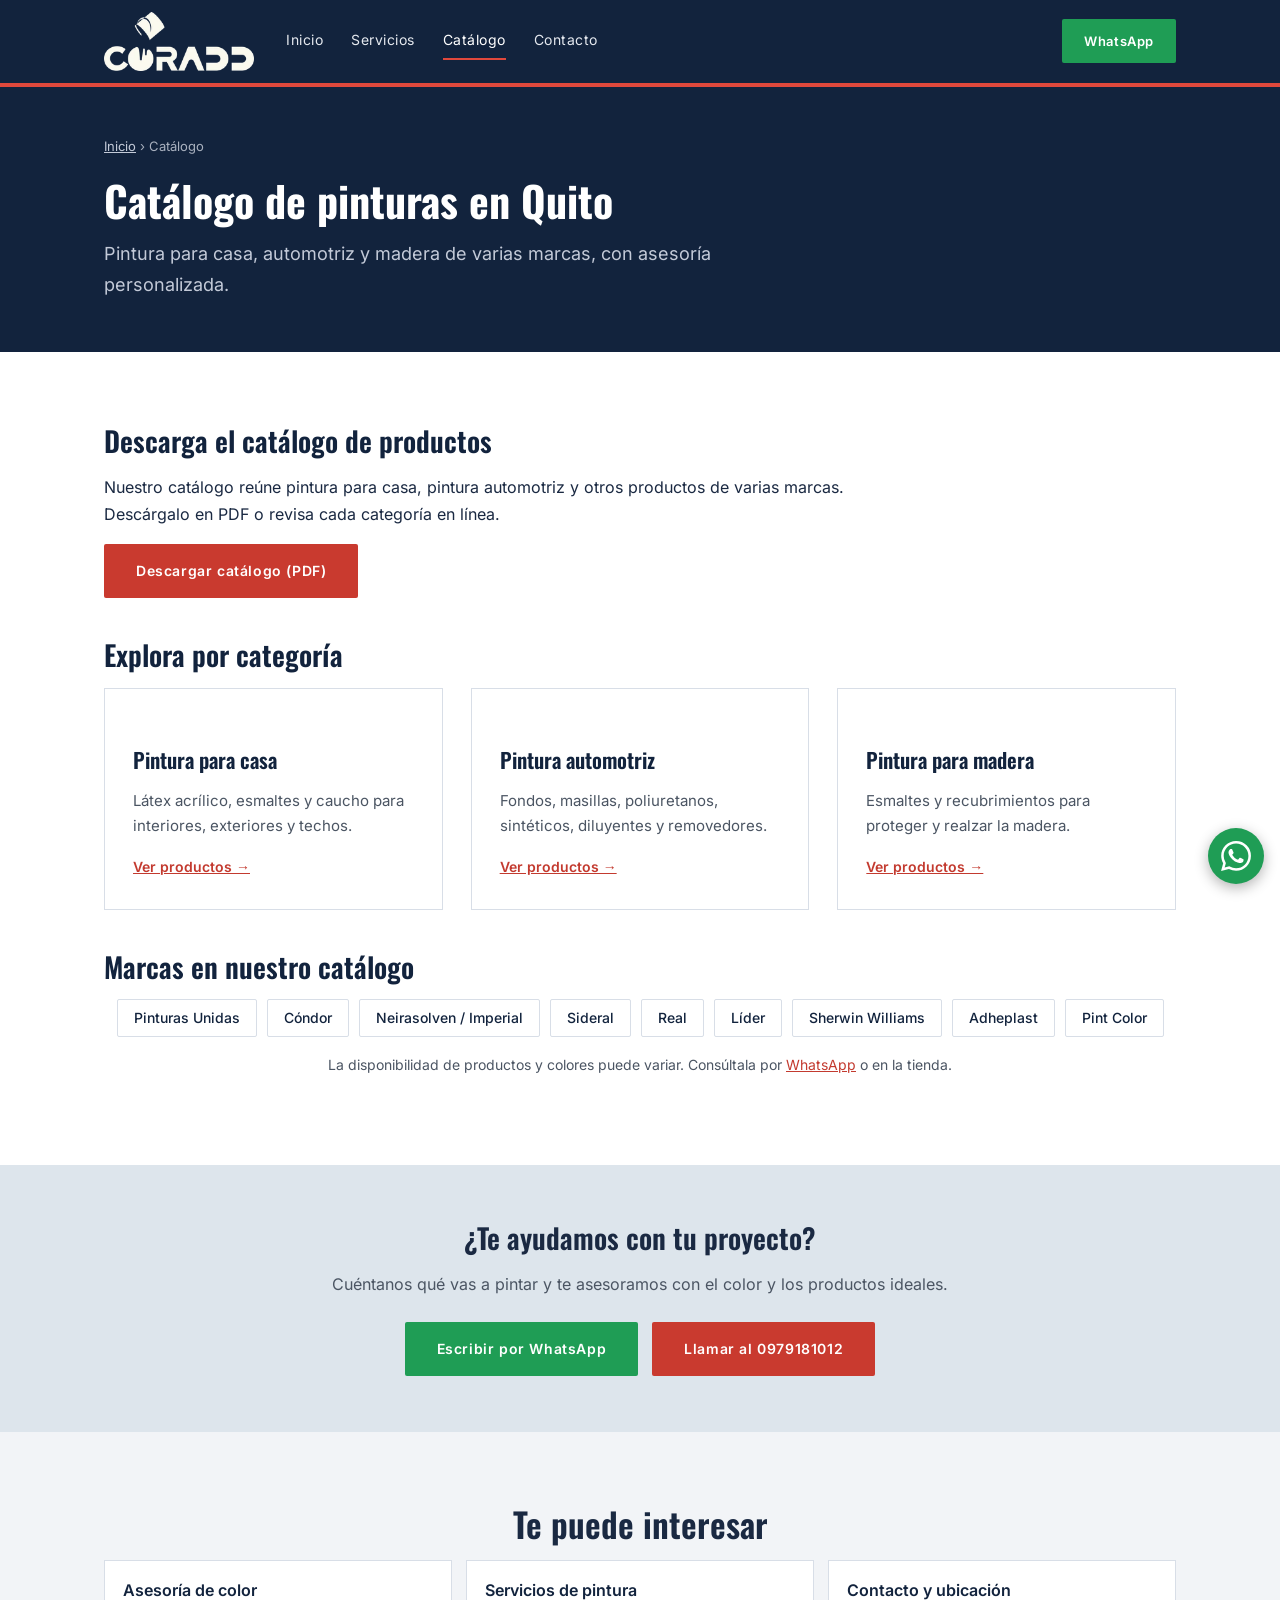
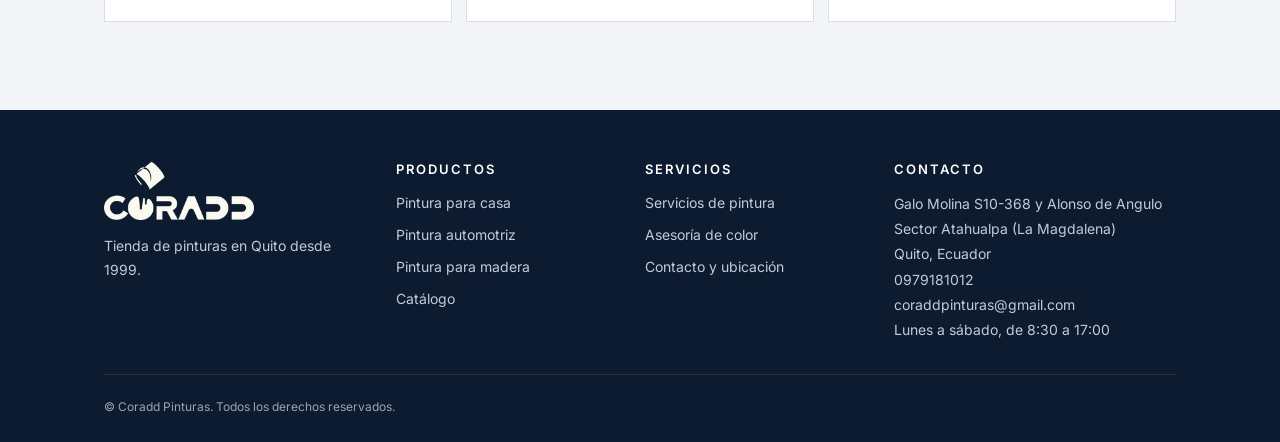
<file: catalogo/index.html>
<!DOCTYPE html>
<html lang="es-EC">
<head>
<meta charset="utf-8">
<meta name="viewport" content="width=device-width, initial-scale=1">
<title>Catálogo de pinturas en Quito | Coradd Pinturas</title>
<meta name="description" content="Descarga el catálogo de Coradd Pinturas: pintura para casa, automotriz y madera de marcas como Pinturas Unidas, Cóndor, Líder y Sherwin Williams.">
<meta name="robots" content="index, follow, max-image-preview:large">
<link rel="canonical" href="https://www.coraddpinturas.com/catalogo/">

<meta property="og:type" content="website">
<meta property="og:url" content="https://www.coraddpinturas.com/catalogo/">
<meta property="og:site_name" content="Coradd Pinturas">
<meta property="og:title" content="Catálogo de pinturas en Quito | Coradd Pinturas">
<meta property="og:description" content="Descarga el catálogo de Coradd Pinturas: pintura para casa, automotriz y madera de marcas como Pinturas Unidas, Cóndor, Líder y Sherwin Williams.">
<meta property="og:image" content="https://www.coraddpinturas.com/og-image.png">
<meta property="og:image:width" content="1200">
<meta property="og:image:height" content="630">
<meta property="og:image:alt" content="Coradd Pinturas - pintura para casa y autos en Quito">
<meta property="og:locale" content="es_EC">
<meta name="twitter:card" content="summary_large_image">
<meta name="twitter:title" content="Catálogo de pinturas en Quito | Coradd Pinturas">
<meta name="twitter:description" content="Descarga el catálogo de Coradd Pinturas: pintura para casa, automotriz y madera de marcas como Pinturas Unidas, Cóndor, Líder y Sherwin Williams.">
<meta name="twitter:image" content="https://www.coraddpinturas.com/og-image.png">

<link rel="icon" href="/favicon.ico" sizes="any">
<link rel="icon" type="image/png" sizes="32x32" href="/favicon-32x32.png">
<link rel="apple-touch-icon" href="/apple-touch-icon.png">
<meta name="theme-color" content="#12233d">

<link rel="preload" href="/assets/fonts/inter-latin.woff2" as="font" type="font/woff2" crossorigin>
<link rel="preload" href="/assets/fonts/oswald-latin.woff2" as="font" type="font/woff2" crossorigin>
<link rel="stylesheet" href="/assets/css/site.css">

<script type="application/ld+json">
{
  "@context": "https://schema.org",
  "@type": "WebPage",
  "@id": "https://www.coraddpinturas.com/catalogo/#webpage",
  "url": "https://www.coraddpinturas.com/catalogo/",
  "name": "Catálogo de pinturas en Quito | Coradd Pinturas",
  "description": "Descarga el catálogo de Coradd Pinturas: pintura para casa, automotriz y madera de marcas como Pinturas Unidas, Cóndor, Líder y Sherwin Williams.",
  "inLanguage": "es-EC",
  "isPartOf": {
    "@id": "https://www.coraddpinturas.com/#website"
  },
  "about": {
    "@id": "https://www.coraddpinturas.com/#business"
  }
}
</script>
<script type="application/ld+json">
{
  "@context": "https://schema.org",
  "@type": "BreadcrumbList",
  "itemListElement": [
    {
      "@type": "ListItem",
      "position": 1,
      "name": "Inicio",
      "item": "https://www.coraddpinturas.com/"
    },
    {
      "@type": "ListItem",
      "position": 2,
      "name": "Catálogo",
      "item": "https://www.coraddpinturas.com/catalogo/"
    }
  ]
}
</script>
</head>
<body>
<a class="skip-link" href="#contenido">Ir al contenido</a>
<header class="site-header">
  <div class="container header-row">
    <a class="brand" href="/" aria-label="Coradd Pinturas, ir al inicio">
      <img src="/assets/img/logo-240.webp" srcset="/assets/img/logo-240.webp 240w, /assets/img/logo-480.webp 480w" sizes="150px" width="150" height="59" alt="Coradd Pinturas - tienda de pinturas en Quito">
    </a>
    <nav class="main-nav" aria-label="Principal"><a href="/">Inicio</a><a href="/servicios/">Servicios</a><a href="/catalogo/" aria-current="page">Catálogo</a><a href="/contacto/">Contacto</a></nav>
    <a class="btn btn-wa btn-sm" href="https://wa.me/593979181012?text=Hola%2C%20quisiera%20informaci%C3%B3n%20sobre%20pinturas." rel="noopener">WhatsApp</a>
  </div>
</header>
<main id="contenido">
<section class="page-head">
  <div class="container">
    <nav class="breadcrumb" aria-label="Ruta de navegación"><a href="/">Inicio</a> &rsaquo; <span>Catálogo</span></nav>
    <h1>Catálogo de pinturas en Quito</h1>
    <p>Pintura para casa, automotriz y madera de varias marcas, con asesoría personalizada.</p>
  </div>
</section>
<section class="section">
  <div class="container prose">
    <div class="narrow">
      <h2>Descarga el catálogo de productos</h2>
      <p>Nuestro catálogo reúne pintura para casa, pintura automotriz y otros productos de varias marcas. Descárgalo en PDF o revisa cada categoría en línea.</p>
      <p><a class="btn" href="/catalogo/catalogo-coradd.pdf" download title="Descargar catálogo de productos Coradd Pinturas">Descargar catálogo (PDF)</a></p>
    </div>
    <h2>Explora por categoría</h2>
    <div class="grid grid-3">
      <div class="cat"><h3>Pintura para casa</h3><p>Látex acrílico, esmaltes y caucho para interiores, exteriores y techos.</p><a class="more" href="/pintura-para-casa-quito/">Ver productos &rarr;</a></div>
      <div class="cat"><h3>Pintura automotriz</h3><p>Fondos, masillas, poliuretanos, sintéticos, diluyentes y removedores.</p><a class="more" href="/pintura-automotriz-quito/">Ver productos &rarr;</a></div>
      <div class="cat"><h3>Pintura para madera</h3><p>Esmaltes y recubrimientos para proteger y realzar la madera.</p><a class="more" href="/pintura-para-madera-quito/">Ver productos &rarr;</a></div>
    </div>
    <h2>Marcas en nuestro catálogo</h2>
    <ul class="brand-list"><li>Pinturas Unidas</li><li>Cóndor</li><li>Neirasolven / Imperial</li><li>Sideral</li><li>Real</li><li>Líder</li><li>Sherwin Williams</li><li>Adheplast</li><li>Pint Color</li></ul>
    <p class="center" style="font-size:14px;color:#4b5563">La disponibilidad de productos y colores puede variar. Consúltala por <a href="https://wa.me/593979181012?text=Hola%2C%20quisiera%20informaci%C3%B3n%20sobre%20pinturas." rel="noopener">WhatsApp</a> o en la tienda.</p>
  </div>
</section>
<section class="cta-band">
  <div class="container">
    <h2>¿Te ayudamos con tu proyecto?</h2>
    <p>Cuéntanos qué vas a pintar y te asesoramos con el color y los productos ideales.</p>
    <div class="cta-actions">
      <a class="btn btn-wa" href="https://wa.me/593979181012?text=Hola%2C%20quisiera%20informaci%C3%B3n%20sobre%20pinturas." rel="noopener">Escribir por WhatsApp</a>
      <a class="btn" href="tel:+593979181012">Llamar al 0979181012</a>
    </div>
  </div>
</section>
<section class="section section-pale">
  <div class="container">
    <h2 class="center">Te puede interesar</h2>
    <ul class="related"><li><a href="/asesoria-de-color-quito/">Asesoría de color</a></li><li><a href="/servicios/">Servicios de pintura</a></li><li><a href="/contacto/">Contacto y ubicación</a></li></ul>
  </div>
</section>
</main>
<footer class="site-footer">
  <div class="container">
    <div class="footer-grid">
      <div>
        <img src="/assets/img/logo-240.webp" srcset="/assets/img/logo-240.webp 240w, /assets/img/logo-480.webp 480w" sizes="150px" width="150" height="59" alt="Coradd Pinturas" loading="lazy">
        <p style="margin-top:14px">Tienda de pinturas en Quito desde 1999.</p>
      </div>
      <div>
        <h2>Productos</h2>
        <ul>
          <li><a href="/pintura-para-casa-quito/">Pintura para casa</a></li>
          <li><a href="/pintura-automotriz-quito/">Pintura automotriz</a></li>
          <li><a href="/pintura-para-madera-quito/">Pintura para madera</a></li>
          <li><a href="/catalogo/">Catálogo</a></li>
        </ul>
      </div>
      <div>
        <h2>Servicios</h2>
        <ul>
          <li><a href="/servicios/">Servicios de pintura</a></li>
          <li><a href="/asesoria-de-color-quito/">Asesoría de color</a></li>
          <li><a href="/contacto/">Contacto y ubicación</a></li>
        </ul>
      </div>
      <div>
        <h2>Contacto</h2>
        <address>
          Galo Molina S10-368 y Alonso de Angulo<br>
          Sector Atahualpa (La Magdalena)<br>
          Quito, Ecuador<br>
          <a href="tel:+593979181012">0979181012</a><br>
          <a href="mailto:coraddpinturas@gmail.com">coraddpinturas@gmail.com</a><br>
          Lunes a sábado, de 8:30 a 17:00
        </address>
      </div>
    </div>
    <div class="copyright">&copy; Coradd Pinturas. Todos los derechos reservados.</div>
  </div>
</footer>
<a class="wa-float" href="https://wa.me/593979181012?text=Hola%2C%20quisiera%20informaci%C3%B3n%20sobre%20pinturas." rel="noopener" aria-label="Escríbenos por WhatsApp"><svg viewBox="0 0 24 24" aria-hidden="true" focusable="false"><path d="M17.472 14.382c-.297-.149-1.758-.867-2.03-.967-.273-.099-.471-.148-.67.15-.197.297-.767.966-.94 1.164-.173.199-.347.223-.644.075-.297-.15-1.255-.463-2.39-1.475-.883-.788-1.48-1.761-1.653-2.059-.173-.297-.018-.458.13-.606.134-.133.298-.347.446-.52.149-.174.198-.298.298-.497.099-.198.05-.371-.025-.52-.075-.149-.669-1.612-.916-2.207-.242-.579-.487-.5-.669-.51-.173-.008-.371-.01-.57-.01-.198 0-.52.074-.792.372-.272.297-1.04 1.016-1.04 2.479 0 1.462 1.065 2.875 1.213 3.074.149.198 2.096 3.2 5.077 4.487.709.306 1.262.489 1.694.625.712.227 1.36.195 1.871.118.571-.085 1.758-.719 2.006-1.413.248-.694.248-1.289.173-1.413-.074-.124-.272-.198-.57-.347m-5.421 7.403h-.004a9.87 9.87 0 01-5.031-1.378l-.361-.214-3.741.982.998-3.648-.235-.374a9.86 9.86 0 01-1.51-5.26c.001-5.45 4.436-9.884 9.888-9.884 2.64 0 5.122 1.03 6.988 2.898a9.825 9.825 0 012.893 6.994c-.003 5.45-4.437 9.884-9.885 9.884m8.413-18.297A11.815 11.815 0 0012.05 0C5.495 0 .16 5.335.157 11.892c0 2.096.547 4.142 1.588 5.945L.057 24l6.305-1.654a11.882 11.882 0 005.683 1.448h.005c6.554 0 11.89-5.335 11.893-11.893a11.821 11.821 0 00-3.48-8.413Z"/></svg></a>
</body>
</html>
</file>
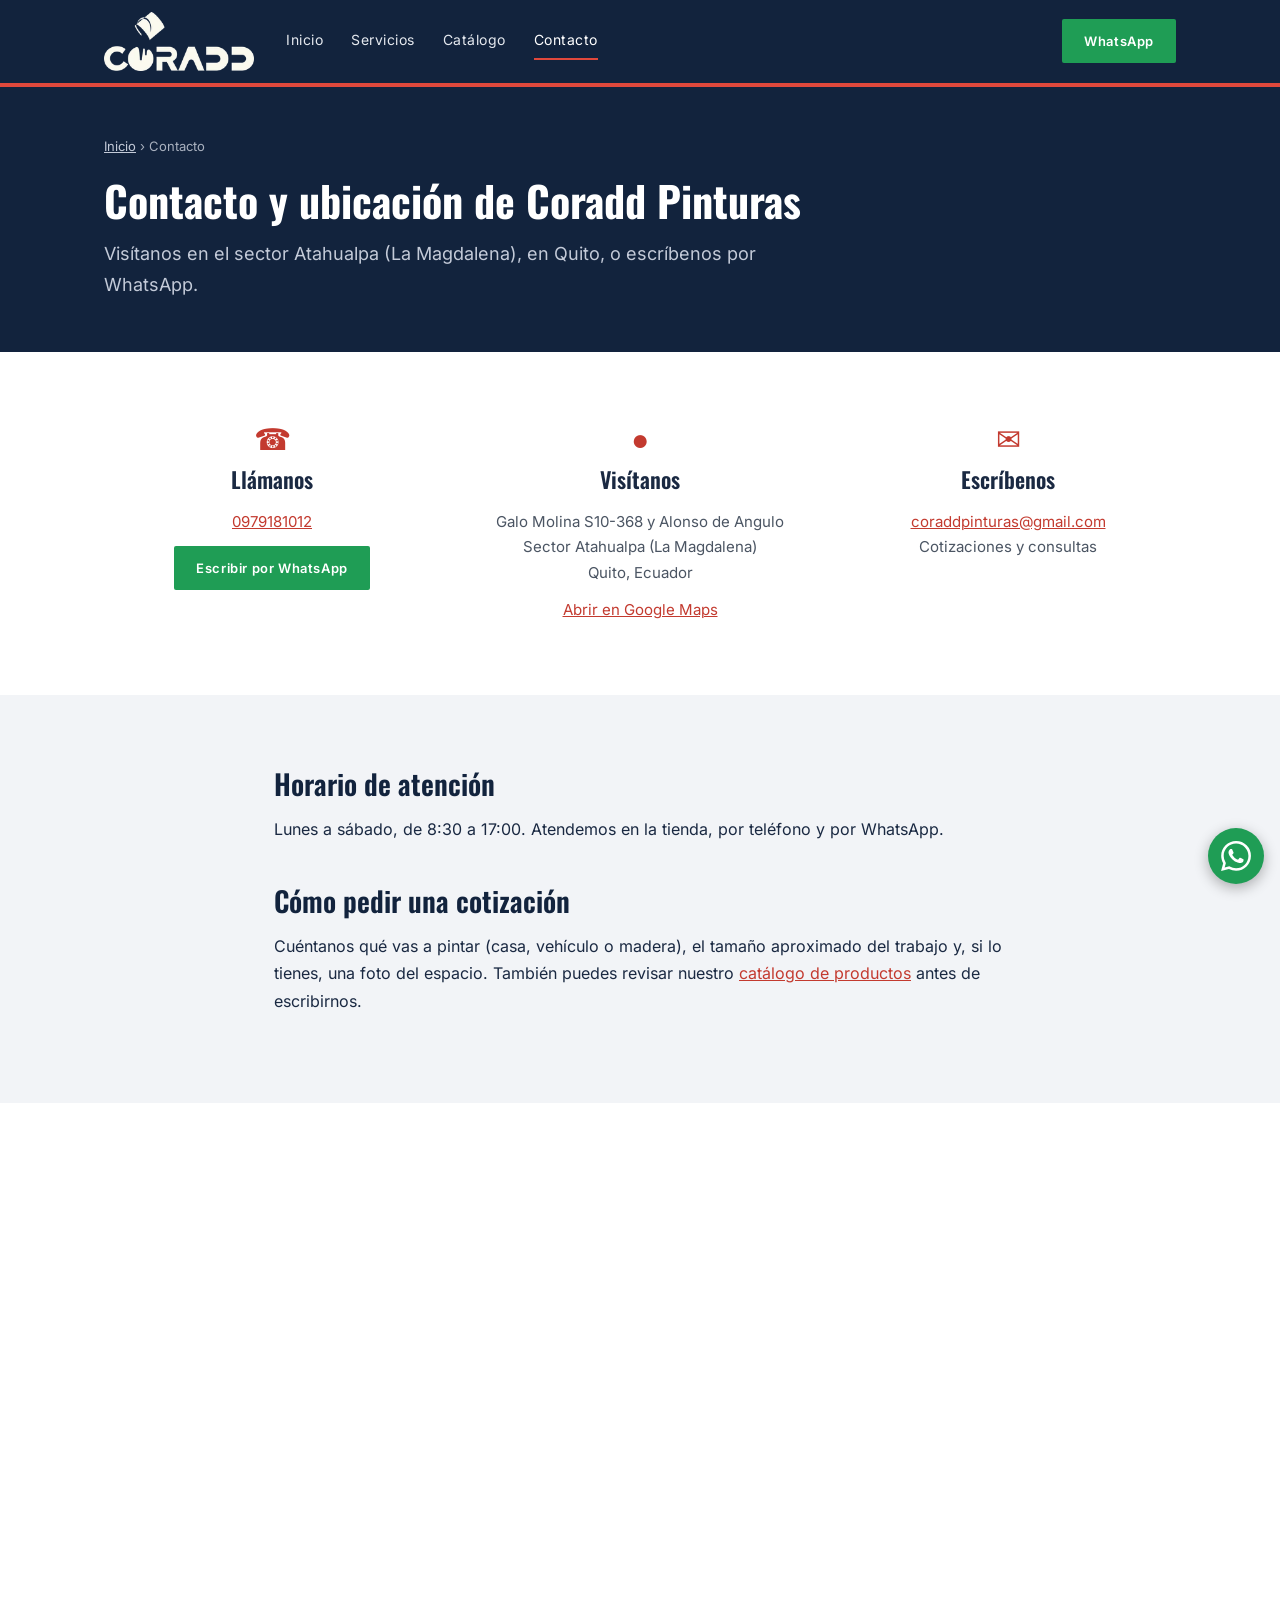
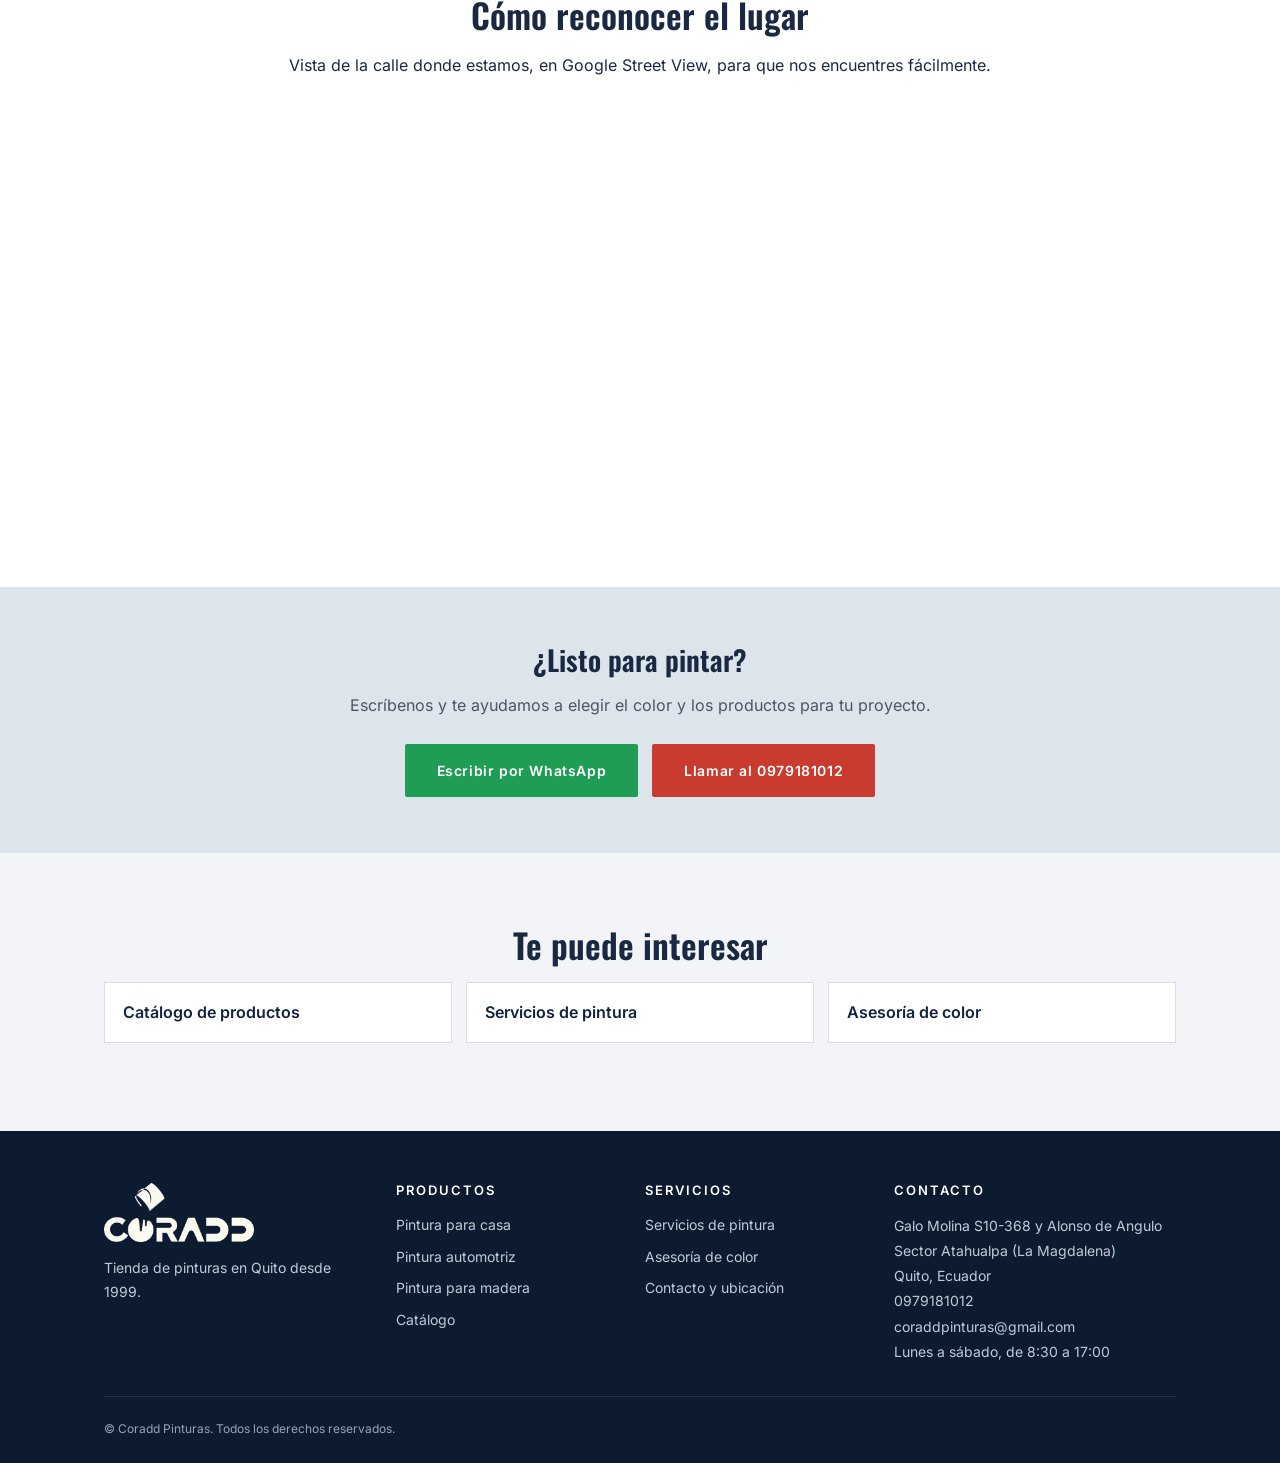
<file: contacto/index.html>
<!DOCTYPE html>
<html lang="es-EC">
<head>
<meta charset="utf-8">
<meta name="viewport" content="width=device-width, initial-scale=1">
<title>Contacto - Coradd Pinturas en Quito, Ecuador</title>
<meta name="description" content="Dirección, teléfono, WhatsApp y horario de Coradd Pinturas en Atahualpa (La Magdalena), Quito. Lunes a sábado de 8:30 a 17:00.">
<meta name="robots" content="index, follow, max-image-preview:large">
<link rel="canonical" href="https://www.coraddpinturas.com/contacto/">

<meta property="og:type" content="website">
<meta property="og:url" content="https://www.coraddpinturas.com/contacto/">
<meta property="og:site_name" content="Coradd Pinturas">
<meta property="og:title" content="Contacto - Coradd Pinturas en Quito, Ecuador">
<meta property="og:description" content="Dirección, teléfono, WhatsApp y horario de Coradd Pinturas en Atahualpa (La Magdalena), Quito. Lunes a sábado de 8:30 a 17:00.">
<meta property="og:image" content="https://www.coraddpinturas.com/og-image.png">
<meta property="og:image:width" content="1200">
<meta property="og:image:height" content="630">
<meta property="og:image:alt" content="Coradd Pinturas - pintura para casa y autos en Quito">
<meta property="og:locale" content="es_EC">
<meta name="twitter:card" content="summary_large_image">
<meta name="twitter:title" content="Contacto - Coradd Pinturas en Quito, Ecuador">
<meta name="twitter:description" content="Dirección, teléfono, WhatsApp y horario de Coradd Pinturas en Atahualpa (La Magdalena), Quito. Lunes a sábado de 8:30 a 17:00.">
<meta name="twitter:image" content="https://www.coraddpinturas.com/og-image.png">

<link rel="icon" href="/favicon.ico" sizes="any">
<link rel="icon" type="image/png" sizes="32x32" href="/favicon-32x32.png">
<link rel="apple-touch-icon" href="/apple-touch-icon.png">
<meta name="theme-color" content="#12233d">

<link rel="preload" href="/assets/fonts/inter-latin.woff2" as="font" type="font/woff2" crossorigin>
<link rel="preload" href="/assets/fonts/oswald-latin.woff2" as="font" type="font/woff2" crossorigin>
<link rel="stylesheet" href="/assets/css/site.css">

<script type="application/ld+json">
{
  "@context": "https://schema.org",
  "@type": "WebPage",
  "@id": "https://www.coraddpinturas.com/contacto/#webpage",
  "url": "https://www.coraddpinturas.com/contacto/",
  "name": "Contacto - Coradd Pinturas en Quito, Ecuador",
  "description": "Dirección, teléfono, WhatsApp y horario de Coradd Pinturas en Atahualpa (La Magdalena), Quito. Lunes a sábado de 8:30 a 17:00.",
  "inLanguage": "es-EC",
  "isPartOf": {
    "@id": "https://www.coraddpinturas.com/#website"
  },
  "about": {
    "@id": "https://www.coraddpinturas.com/#business"
  }
}
</script>
<script type="application/ld+json">
{
  "@context": "https://schema.org",
  "@type": "BreadcrumbList",
  "itemListElement": [
    {
      "@type": "ListItem",
      "position": 1,
      "name": "Inicio",
      "item": "https://www.coraddpinturas.com/"
    },
    {
      "@type": "ListItem",
      "position": 2,
      "name": "Contacto",
      "item": "https://www.coraddpinturas.com/contacto/"
    }
  ]
}
</script>
<script type="application/ld+json">
{
  "@context": "https://schema.org",
  "@type": [
    "HardwareStore",
    "HomeAndConstructionBusiness"
  ],
  "@id": "https://www.coraddpinturas.com/#business",
  "name": "Coradd Pinturas",
  "alternateName": "Coradd",
  "url": "https://www.coraddpinturas.com/",
  "image": [
    "https://www.coraddpinturas.com/og-image.png"
  ],
  "logo": "https://www.coraddpinturas.com/assets/img/logo-512.png",
  "telephone": "+593979181012",
  "email": "coraddpinturas@gmail.com",
  "priceRange": "$$",
  "currenciesAccepted": "USD",
  "foundingDate": "1999-10-01",
  "description": "Tienda de pinturas en Quito: pintura para casa, pintura automotriz y pintura para madera, con asesoría de color personalizada y servicio profesional de pintura.",
  "address": {
    "@type": "PostalAddress",
    "streetAddress": "Galo Molina S10-368 y Alonso de Angulo",
    "addressLocality": "Quito",
    "addressRegion": "Pichincha",
    "postalCode": "170111",
    "addressCountry": "EC"
  },
  "geo": {
    "@type": "GeoCoordinates",
    "latitude": -0.2494601,
    "longitude": -78.529561
  },
  "hasMap": "https://maps.app.goo.gl/NpTFEikeNcwKWrdK8",
  "sameAs": [
    "https://www.google.com/search?kgmid=/g/11vrkxtczj",
    "https://maps.app.goo.gl/NpTFEikeNcwKWrdK8"
  ],
  "openingHoursSpecification": [
    {
      "@type": "OpeningHoursSpecification",
      "dayOfWeek": [
        "Monday",
        "Tuesday",
        "Wednesday",
        "Thursday",
        "Friday",
        "Saturday"
      ],
      "opens": "08:30",
      "closes": "17:00"
    }
  ],
  "areaServed": [
    {
      "@type": "City",
      "name": "Quito"
    },
    {
      "@type": "Place",
      "name": "Atahualpa, Quito"
    },
    {
      "@type": "Place",
      "name": "La Magdalena, Quito"
    }
  ]
}
</script>
</head>
<body>
<a class="skip-link" href="#contenido">Ir al contenido</a>
<header class="site-header">
  <div class="container header-row">
    <a class="brand" href="/" aria-label="Coradd Pinturas, ir al inicio">
      <img src="/assets/img/logo-240.webp" srcset="/assets/img/logo-240.webp 240w, /assets/img/logo-480.webp 480w" sizes="150px" width="150" height="59" alt="Coradd Pinturas - tienda de pinturas en Quito">
    </a>
    <nav class="main-nav" aria-label="Principal"><a href="/">Inicio</a><a href="/servicios/">Servicios</a><a href="/catalogo/">Catálogo</a><a href="/contacto/" aria-current="page">Contacto</a></nav>
    <a class="btn btn-wa btn-sm" href="https://wa.me/593979181012?text=Hola%2C%20quisiera%20informaci%C3%B3n%20sobre%20pinturas." rel="noopener">WhatsApp</a>
  </div>
</header>
<main id="contenido">
<section class="page-head">
  <div class="container">
    <nav class="breadcrumb" aria-label="Ruta de navegación"><a href="/">Inicio</a> &rsaquo; <span>Contacto</span></nav>
    <h1>Contacto y ubicación de Coradd Pinturas</h1>
    <p>Visítanos en el sector Atahualpa (La Magdalena), en Quito, o escríbenos por WhatsApp.</p>
  </div>
</section>
<section class="section">
  <div class="container">
    <div class="contact-grid">
      <div><div class="contact-icon" aria-hidden="true">&#9742;</div><h2 style="font-size:22px">Llámanos</h2><p><a href="tel:+593979181012">0979181012</a></p><p style="margin-top:12px"><a class="btn btn-wa btn-sm" href="https://wa.me/593979181012?text=Hola%2C%20quisiera%20informaci%C3%B3n%20sobre%20pinturas." rel="noopener">Escribir por WhatsApp</a></p></div>
      <div><div class="contact-icon" aria-hidden="true">&#9679;</div><h2 style="font-size:22px">Visítanos</h2><address style="font-style:normal;color:#4b5563;font-size:15px">Galo Molina S10-368 y Alonso de Angulo<br>Sector Atahualpa (La Magdalena)<br>Quito, Ecuador</address><p style="margin-top:12px"><a href="https://maps.app.goo.gl/NpTFEikeNcwKWrdK8" rel="noopener">Abrir en Google Maps</a></p></div>
      <div><div class="contact-icon" aria-hidden="true">&#9993;</div><h2 style="font-size:22px">Escríbenos</h2><p><a href="mailto:coraddpinturas@gmail.com">coraddpinturas@gmail.com</a></p><p>Cotizaciones y consultas</p></div>
    </div>
  </div>
</section>
<section class="section section-pale">
  <div class="container narrow prose">
    <h2>Horario de atención</h2>
    <p>Lunes a sábado, de 8:30 a 17:00. Atendemos en la tienda, por teléfono y por WhatsApp.</p>
    <h2>Cómo pedir una cotización</h2>
    <p>Cuéntanos qué vas a pintar (casa, vehículo o madera), el tamaño aproximado del trabajo y, si lo tienes, una foto del espacio. También puedes revisar nuestro <a href="/catalogo/">catálogo de productos</a> antes de escribirnos.</p>
  </div>
</section>
<iframe class="map" src="https://www.google.com/maps/embed?pb=!1m18!1m12!1m3!1d249.36128260070527!2d-78.52963634637213!3d-0.24940205512870597!2m3!1f0!2f0!3f0!3m2!1i1024!2i768!4f13.1!3m3!1m2!1s0x91d599007d5ac287%3A0xdb0c227db607a7b4!2sCORADD%20PINTURAS%20-%20Productos%2C%20Asesor%C3%ADa%20y%20Servicio%20de%20Pintura%20en%20Quito!5e0!3m2!1ses-419!2spt!4v1789771882639!5m2!1ses-419!2spt" loading="lazy" referrerpolicy="strict-origin-when-cross-origin" title="Ubicación de Coradd Pinturas en Quito" allowfullscreen></iframe>
<section class="section">
  <div class="container narrow center">
    <h2>Cómo reconocer el lugar</h2>
    <p>Vista de la calle donde estamos, en Google Street View, para que nos encuentres fácilmente.</p>
  </div>
  <div class="container">
    <iframe class="map" src="https://www.google.com/maps/embed?pb=!3m2!1ses-419!2spt!4v1789771800648!5m2!1ses-419!2spt!6m8!1m7!1sd-k4oAZFif8GiyPsCWg9bQ!2m2!1d-0.2494020551287115!2d-78.52947541383124!3f220.28082417572503!4f0.9008274587231284!5f2.0375171659441866" loading="lazy" referrerpolicy="strict-origin-when-cross-origin" title="Vista de la calle de Coradd Pinturas en Google Street View" allowfullscreen></iframe>
  </div>
</section>
<section class="cta-band">
  <div class="container">
    <h2>¿Listo para pintar?</h2>
    <p>Escríbenos y te ayudamos a elegir el color y los productos para tu proyecto.</p>
    <div class="cta-actions">
      <a class="btn btn-wa" href="https://wa.me/593979181012?text=Hola%2C%20quisiera%20informaci%C3%B3n%20sobre%20pinturas." rel="noopener">Escribir por WhatsApp</a>
      <a class="btn" href="tel:+593979181012">Llamar al 0979181012</a>
    </div>
  </div>
</section>
<section class="section section-pale">
  <div class="container">
    <h2 class="center">Te puede interesar</h2>
    <ul class="related"><li><a href="/catalogo/">Catálogo de productos</a></li><li><a href="/servicios/">Servicios de pintura</a></li><li><a href="/asesoria-de-color-quito/">Asesoría de color</a></li></ul>
  </div>
</section>
</main>
<footer class="site-footer">
  <div class="container">
    <div class="footer-grid">
      <div>
        <img src="/assets/img/logo-240.webp" srcset="/assets/img/logo-240.webp 240w, /assets/img/logo-480.webp 480w" sizes="150px" width="150" height="59" alt="Coradd Pinturas" loading="lazy">
        <p style="margin-top:14px">Tienda de pinturas en Quito desde 1999.</p>
      </div>
      <div>
        <h2>Productos</h2>
        <ul>
          <li><a href="/pintura-para-casa-quito/">Pintura para casa</a></li>
          <li><a href="/pintura-automotriz-quito/">Pintura automotriz</a></li>
          <li><a href="/pintura-para-madera-quito/">Pintura para madera</a></li>
          <li><a href="/catalogo/">Catálogo</a></li>
        </ul>
      </div>
      <div>
        <h2>Servicios</h2>
        <ul>
          <li><a href="/servicios/">Servicios de pintura</a></li>
          <li><a href="/asesoria-de-color-quito/">Asesoría de color</a></li>
          <li><a href="/contacto/">Contacto y ubicación</a></li>
        </ul>
      </div>
      <div>
        <h2>Contacto</h2>
        <address>
          Galo Molina S10-368 y Alonso de Angulo<br>
          Sector Atahualpa (La Magdalena)<br>
          Quito, Ecuador<br>
          <a href="tel:+593979181012">0979181012</a><br>
          <a href="mailto:coraddpinturas@gmail.com">coraddpinturas@gmail.com</a><br>
          Lunes a sábado, de 8:30 a 17:00
        </address>
      </div>
    </div>
    <div class="copyright">&copy; Coradd Pinturas. Todos los derechos reservados.</div>
  </div>
</footer>
<a class="wa-float" href="https://wa.me/593979181012?text=Hola%2C%20quisiera%20informaci%C3%B3n%20sobre%20pinturas." rel="noopener" aria-label="Escríbenos por WhatsApp"><svg viewBox="0 0 24 24" aria-hidden="true" focusable="false"><path d="M17.472 14.382c-.297-.149-1.758-.867-2.03-.967-.273-.099-.471-.148-.67.15-.197.297-.767.966-.94 1.164-.173.199-.347.223-.644.075-.297-.15-1.255-.463-2.39-1.475-.883-.788-1.48-1.761-1.653-2.059-.173-.297-.018-.458.13-.606.134-.133.298-.347.446-.52.149-.174.198-.298.298-.497.099-.198.05-.371-.025-.52-.075-.149-.669-1.612-.916-2.207-.242-.579-.487-.5-.669-.51-.173-.008-.371-.01-.57-.01-.198 0-.52.074-.792.372-.272.297-1.04 1.016-1.04 2.479 0 1.462 1.065 2.875 1.213 3.074.149.198 2.096 3.2 5.077 4.487.709.306 1.262.489 1.694.625.712.227 1.36.195 1.871.118.571-.085 1.758-.719 2.006-1.413.248-.694.248-1.289.173-1.413-.074-.124-.272-.198-.57-.347m-5.421 7.403h-.004a9.87 9.87 0 01-5.031-1.378l-.361-.214-3.741.982.998-3.648-.235-.374a9.86 9.86 0 01-1.51-5.26c.001-5.45 4.436-9.884 9.888-9.884 2.64 0 5.122 1.03 6.988 2.898a9.825 9.825 0 012.893 6.994c-.003 5.45-4.437 9.884-9.885 9.884m8.413-18.297A11.815 11.815 0 0012.05 0C5.495 0 .16 5.335.157 11.892c0 2.096.547 4.142 1.588 5.945L.057 24l6.305-1.654a11.882 11.882 0 005.683 1.448h.005c6.554 0 11.89-5.335 11.893-11.893a11.821 11.821 0 00-3.48-8.413Z"/></svg></a>
</body>
</html>
</file>
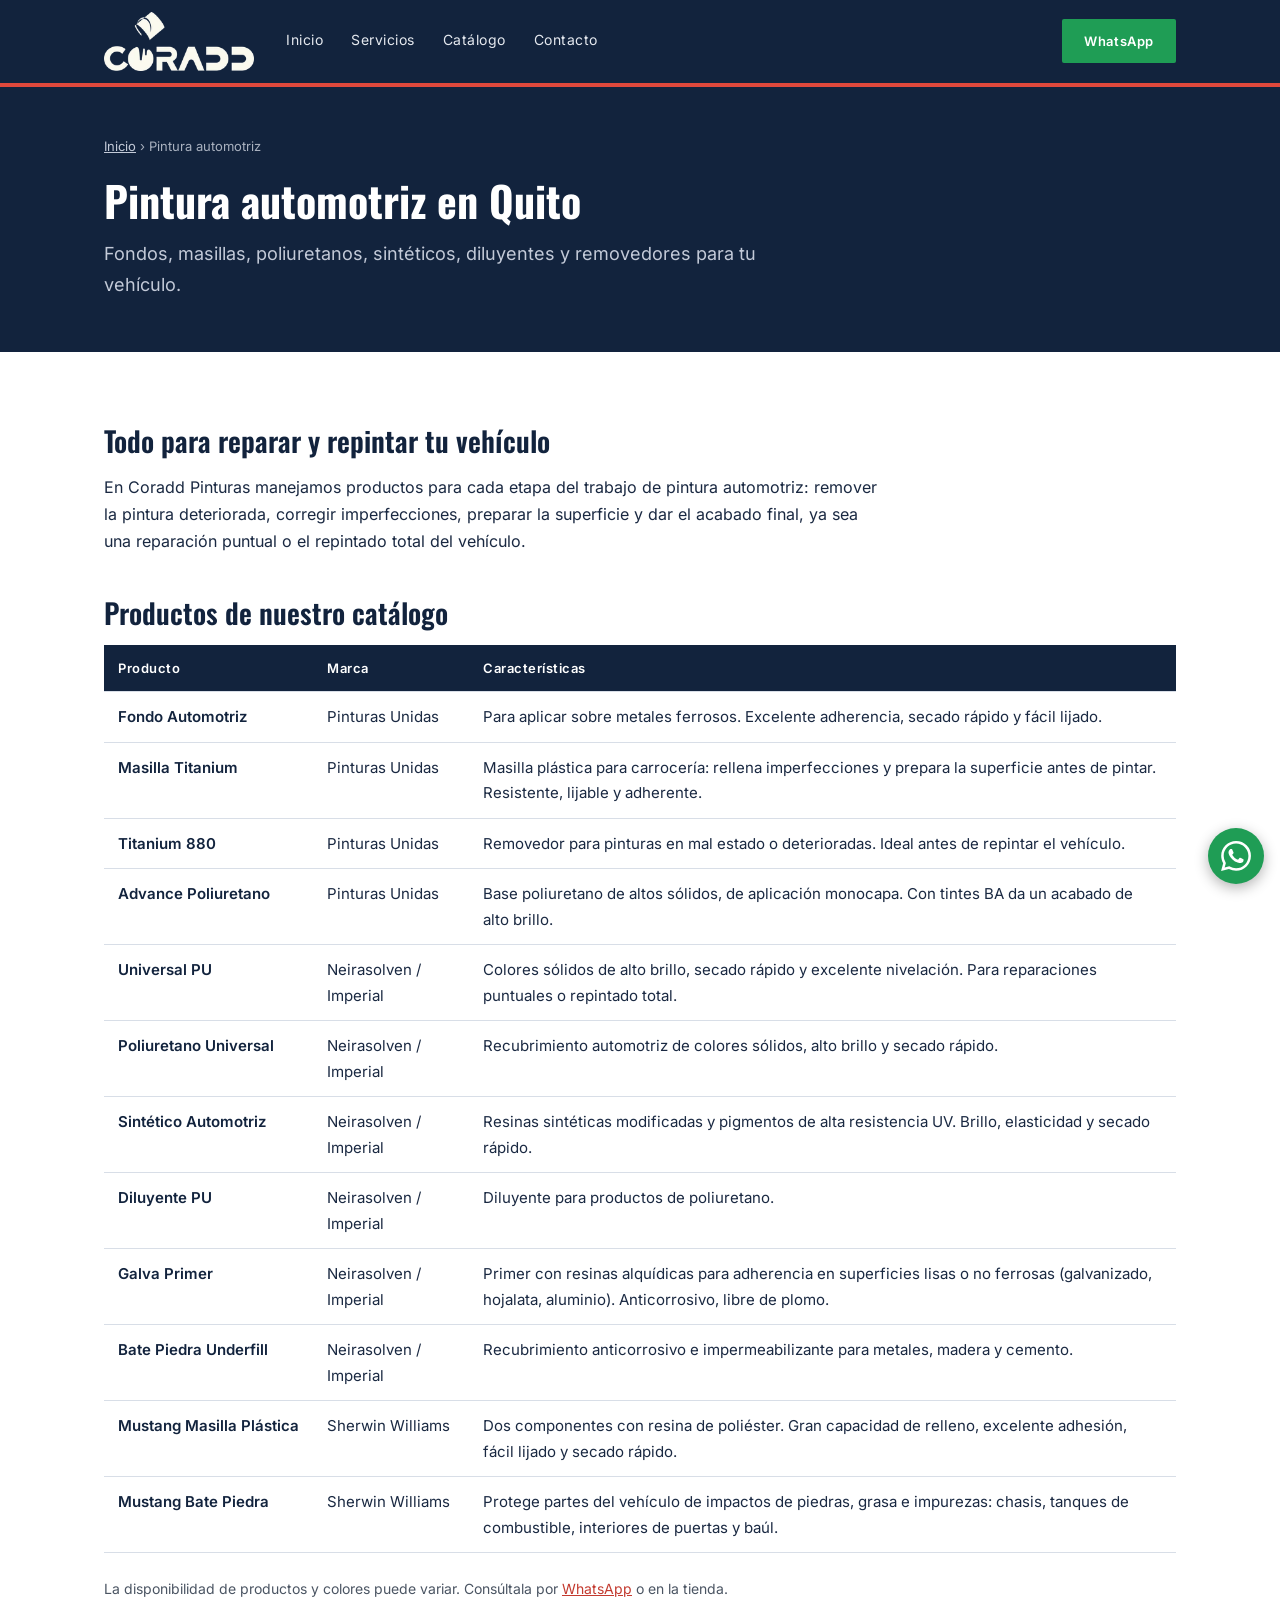
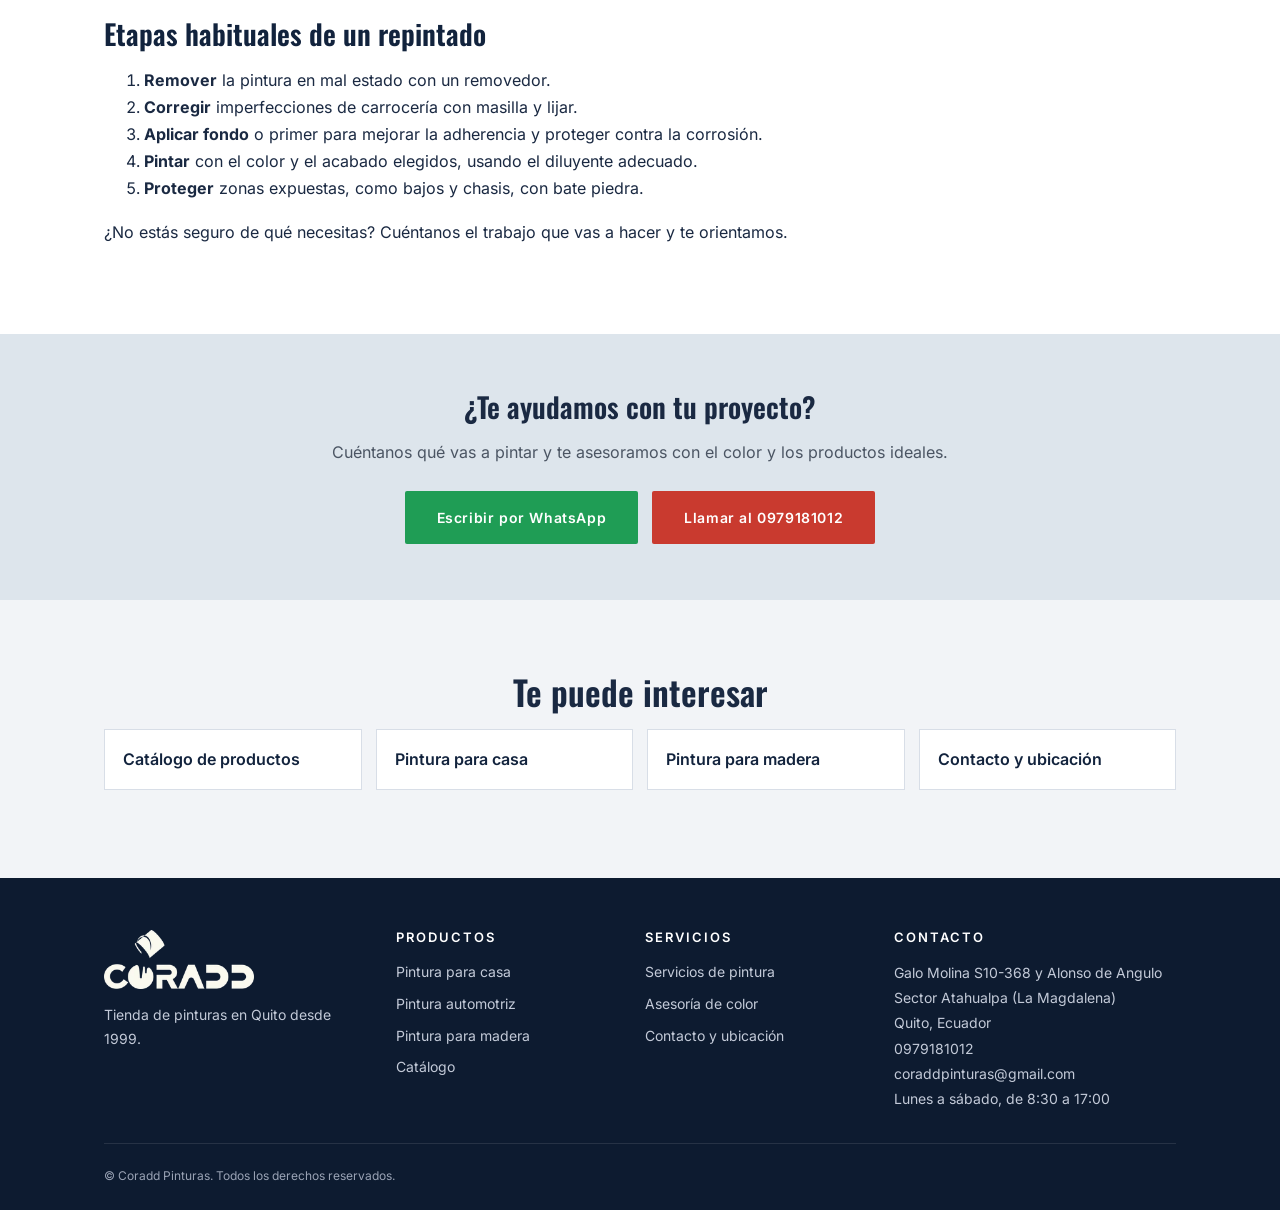
<file: pintura-automotriz-quito/index.html>
<!DOCTYPE html>
<html lang="es-EC">
<head>
<meta charset="utf-8">
<meta name="viewport" content="width=device-width, initial-scale=1">
<title>Pintura automotriz en Quito | Coradd Pinturas</title>
<meta name="description" content="Pintura automotriz en Quito: fondos, masillas, poliuretanos, sintéticos, diluyentes y removedores. Consulta disponibilidad con Coradd Pinturas.">
<meta name="robots" content="index, follow, max-image-preview:large">
<link rel="canonical" href="https://www.coraddpinturas.com/pintura-automotriz-quito/">

<meta property="og:type" content="website">
<meta property="og:url" content="https://www.coraddpinturas.com/pintura-automotriz-quito/">
<meta property="og:site_name" content="Coradd Pinturas">
<meta property="og:title" content="Pintura automotriz en Quito | Coradd Pinturas">
<meta property="og:description" content="Pintura automotriz en Quito: fondos, masillas, poliuretanos, sintéticos, diluyentes y removedores. Consulta disponibilidad con Coradd Pinturas.">
<meta property="og:image" content="https://www.coraddpinturas.com/og-image.png">
<meta property="og:image:width" content="1200">
<meta property="og:image:height" content="630">
<meta property="og:image:alt" content="Coradd Pinturas - pintura para casa y autos en Quito">
<meta property="og:locale" content="es_EC">
<meta name="twitter:card" content="summary_large_image">
<meta name="twitter:title" content="Pintura automotriz en Quito | Coradd Pinturas">
<meta name="twitter:description" content="Pintura automotriz en Quito: fondos, masillas, poliuretanos, sintéticos, diluyentes y removedores. Consulta disponibilidad con Coradd Pinturas.">
<meta name="twitter:image" content="https://www.coraddpinturas.com/og-image.png">

<link rel="icon" href="/favicon.ico" sizes="any">
<link rel="icon" type="image/png" sizes="32x32" href="/favicon-32x32.png">
<link rel="apple-touch-icon" href="/apple-touch-icon.png">
<meta name="theme-color" content="#12233d">

<link rel="preload" href="/assets/fonts/inter-latin.woff2" as="font" type="font/woff2" crossorigin>
<link rel="preload" href="/assets/fonts/oswald-latin.woff2" as="font" type="font/woff2" crossorigin>
<link rel="stylesheet" href="/assets/css/site.css">

<script type="application/ld+json">
{
  "@context": "https://schema.org",
  "@type": "WebPage",
  "@id": "https://www.coraddpinturas.com/pintura-automotriz-quito/#webpage",
  "url": "https://www.coraddpinturas.com/pintura-automotriz-quito/",
  "name": "Pintura automotriz en Quito | Coradd Pinturas",
  "description": "Pintura automotriz en Quito: fondos, masillas, poliuretanos, sintéticos, diluyentes y removedores. Consulta disponibilidad con Coradd Pinturas.",
  "inLanguage": "es-EC",
  "isPartOf": {
    "@id": "https://www.coraddpinturas.com/#website"
  },
  "about": {
    "@id": "https://www.coraddpinturas.com/#business"
  }
}
</script>
<script type="application/ld+json">
{
  "@context": "https://schema.org",
  "@type": "BreadcrumbList",
  "itemListElement": [
    {
      "@type": "ListItem",
      "position": 1,
      "name": "Inicio",
      "item": "https://www.coraddpinturas.com/"
    },
    {
      "@type": "ListItem",
      "position": 2,
      "name": "Pintura automotriz",
      "item": "https://www.coraddpinturas.com/pintura-automotriz-quito/"
    }
  ]
}
</script>
</head>
<body>
<a class="skip-link" href="#contenido">Ir al contenido</a>
<header class="site-header">
  <div class="container header-row">
    <a class="brand" href="/" aria-label="Coradd Pinturas, ir al inicio">
      <img src="/assets/img/logo-240.webp" srcset="/assets/img/logo-240.webp 240w, /assets/img/logo-480.webp 480w" sizes="150px" width="150" height="59" alt="Coradd Pinturas - tienda de pinturas en Quito">
    </a>
    <nav class="main-nav" aria-label="Principal"><a href="/">Inicio</a><a href="/servicios/">Servicios</a><a href="/catalogo/">Catálogo</a><a href="/contacto/">Contacto</a></nav>
    <a class="btn btn-wa btn-sm" href="https://wa.me/593979181012?text=Hola%2C%20quisiera%20informaci%C3%B3n%20sobre%20pinturas." rel="noopener">WhatsApp</a>
  </div>
</header>
<main id="contenido">
<section class="page-head">
  <div class="container">
    <nav class="breadcrumb" aria-label="Ruta de navegación"><a href="/">Inicio</a> &rsaquo; <span>Pintura automotriz</span></nav>
    <h1>Pintura automotriz en Quito</h1>
    <p>Fondos, masillas, poliuretanos, sintéticos, diluyentes y removedores para tu vehículo.</p>
  </div>
</section>
<section class="section">
  <div class="container prose">
    <div class="narrow">
      <h2>Todo para reparar y repintar tu vehículo</h2>
      <p>En Coradd Pinturas manejamos productos para cada etapa del trabajo de pintura automotriz: remover la pintura deteriorada, corregir imperfecciones, preparar la superficie y dar el acabado final, ya sea una reparación puntual o el repintado total del vehículo.</p>
    </div>
    <h2>Productos de nuestro catálogo</h2>
    <div class="table-wrap"><table class="products">
<thead><tr><th scope="col">Producto</th><th scope="col">Marca</th><th scope="col">Características</th></tr></thead>
<tbody><tr><td>Fondo Automotriz</td><td>Pinturas Unidas</td><td>Para aplicar sobre metales ferrosos. Excelente adherencia, secado rápido y fácil lijado.</td></tr><tr><td>Masilla Titanium</td><td>Pinturas Unidas</td><td>Masilla plástica para carrocería: rellena imperfecciones y prepara la superficie antes de pintar. Resistente, lijable y adherente.</td></tr><tr><td>Titanium 880</td><td>Pinturas Unidas</td><td>Removedor para pinturas en mal estado o deterioradas. Ideal antes de repintar el vehículo.</td></tr><tr><td>Advance Poliuretano</td><td>Pinturas Unidas</td><td>Base poliuretano de altos sólidos, de aplicación monocapa. Con tintes BA da un acabado de alto brillo.</td></tr><tr><td>Universal PU</td><td>Neirasolven / Imperial</td><td>Colores sólidos de alto brillo, secado rápido y excelente nivelación. Para reparaciones puntuales o repintado total.</td></tr><tr><td>Poliuretano Universal</td><td>Neirasolven / Imperial</td><td>Recubrimiento automotriz de colores sólidos, alto brillo y secado rápido.</td></tr><tr><td>Sintético Automotriz</td><td>Neirasolven / Imperial</td><td>Resinas sintéticas modificadas y pigmentos de alta resistencia UV. Brillo, elasticidad y secado rápido.</td></tr><tr><td>Diluyente PU</td><td>Neirasolven / Imperial</td><td>Diluyente para productos de poliuretano.</td></tr><tr><td>Galva Primer</td><td>Neirasolven / Imperial</td><td>Primer con resinas alquídicas para adherencia en superficies lisas o no ferrosas (galvanizado, hojalata, aluminio). Anticorrosivo, libre de plomo.</td></tr><tr><td>Bate Piedra Underfill</td><td>Neirasolven / Imperial</td><td>Recubrimiento anticorrosivo e impermeabilizante para metales, madera y cemento.</td></tr><tr><td>Mustang Masilla Plástica</td><td>Sherwin Williams</td><td>Dos componentes con resina de poliéster. Gran capacidad de relleno, excelente adhesión, fácil lijado y secado rápido.</td></tr><tr><td>Mustang Bate Piedra</td><td>Sherwin Williams</td><td>Protege partes del vehículo de impactos de piedras, grasa e impurezas: chasis, tanques de combustible, interiores de puertas y baúl.</td></tr></tbody>
</table></div>
    <p style="font-size:14px;color:#4b5563">La disponibilidad de productos y colores puede variar. Consúltala por <a href="https://wa.me/593979181012?text=Hola%2C%20quisiera%20informaci%C3%B3n%20sobre%20pinturas." rel="noopener">WhatsApp</a> o en la tienda.</p>
    <div class="narrow">
      <h2>Etapas habituales de un repintado</h2>
      <ol>
        <li><strong>Remover</strong> la pintura en mal estado con un removedor.</li>
        <li><strong>Corregir</strong> imperfecciones de carrocería con masilla y lijar.</li>
        <li><strong>Aplicar fondo</strong> o primer para mejorar la adherencia y proteger contra la corrosión.</li>
        <li><strong>Pintar</strong> con el color y el acabado elegidos, usando el diluyente adecuado.</li>
        <li><strong>Proteger</strong> zonas expuestas, como bajos y chasis, con bate piedra.</li>
      </ol>
      <p>¿No estás seguro de qué necesitas? Cuéntanos el trabajo que vas a hacer y te orientamos.</p>
    </div>
  </div>
</section>
<section class="cta-band">
  <div class="container">
    <h2>¿Te ayudamos con tu proyecto?</h2>
    <p>Cuéntanos qué vas a pintar y te asesoramos con el color y los productos ideales.</p>
    <div class="cta-actions">
      <a class="btn btn-wa" href="https://wa.me/593979181012?text=Hola%2C%20quisiera%20informaci%C3%B3n%20sobre%20pinturas." rel="noopener">Escribir por WhatsApp</a>
      <a class="btn" href="tel:+593979181012">Llamar al 0979181012</a>
    </div>
  </div>
</section>
<section class="section section-pale">
  <div class="container">
    <h2 class="center">Te puede interesar</h2>
    <ul class="related"><li><a href="/catalogo/">Catálogo de productos</a></li><li><a href="/pintura-para-casa-quito/">Pintura para casa</a></li><li><a href="/pintura-para-madera-quito/">Pintura para madera</a></li><li><a href="/contacto/">Contacto y ubicación</a></li></ul>
  </div>
</section>
</main>
<footer class="site-footer">
  <div class="container">
    <div class="footer-grid">
      <div>
        <img src="/assets/img/logo-240.webp" srcset="/assets/img/logo-240.webp 240w, /assets/img/logo-480.webp 480w" sizes="150px" width="150" height="59" alt="Coradd Pinturas" loading="lazy">
        <p style="margin-top:14px">Tienda de pinturas en Quito desde 1999.</p>
      </div>
      <div>
        <h2>Productos</h2>
        <ul>
          <li><a href="/pintura-para-casa-quito/">Pintura para casa</a></li>
          <li><a href="/pintura-automotriz-quito/">Pintura automotriz</a></li>
          <li><a href="/pintura-para-madera-quito/">Pintura para madera</a></li>
          <li><a href="/catalogo/">Catálogo</a></li>
        </ul>
      </div>
      <div>
        <h2>Servicios</h2>
        <ul>
          <li><a href="/servicios/">Servicios de pintura</a></li>
          <li><a href="/asesoria-de-color-quito/">Asesoría de color</a></li>
          <li><a href="/contacto/">Contacto y ubicación</a></li>
        </ul>
      </div>
      <div>
        <h2>Contacto</h2>
        <address>
          Galo Molina S10-368 y Alonso de Angulo<br>
          Sector Atahualpa (La Magdalena)<br>
          Quito, Ecuador<br>
          <a href="tel:+593979181012">0979181012</a><br>
          <a href="mailto:coraddpinturas@gmail.com">coraddpinturas@gmail.com</a><br>
          Lunes a sábado, de 8:30 a 17:00
        </address>
      </div>
    </div>
    <div class="copyright">&copy; Coradd Pinturas. Todos los derechos reservados.</div>
  </div>
</footer>
<a class="wa-float" href="https://wa.me/593979181012?text=Hola%2C%20quisiera%20informaci%C3%B3n%20sobre%20pinturas." rel="noopener" aria-label="Escríbenos por WhatsApp"><svg viewBox="0 0 24 24" aria-hidden="true" focusable="false"><path d="M17.472 14.382c-.297-.149-1.758-.867-2.03-.967-.273-.099-.471-.148-.67.15-.197.297-.767.966-.94 1.164-.173.199-.347.223-.644.075-.297-.15-1.255-.463-2.39-1.475-.883-.788-1.48-1.761-1.653-2.059-.173-.297-.018-.458.13-.606.134-.133.298-.347.446-.52.149-.174.198-.298.298-.497.099-.198.05-.371-.025-.52-.075-.149-.669-1.612-.916-2.207-.242-.579-.487-.5-.669-.51-.173-.008-.371-.01-.57-.01-.198 0-.52.074-.792.372-.272.297-1.04 1.016-1.04 2.479 0 1.462 1.065 2.875 1.213 3.074.149.198 2.096 3.2 5.077 4.487.709.306 1.262.489 1.694.625.712.227 1.36.195 1.871.118.571-.085 1.758-.719 2.006-1.413.248-.694.248-1.289.173-1.413-.074-.124-.272-.198-.57-.347m-5.421 7.403h-.004a9.87 9.87 0 01-5.031-1.378l-.361-.214-3.741.982.998-3.648-.235-.374a9.86 9.86 0 01-1.51-5.26c.001-5.45 4.436-9.884 9.888-9.884 2.64 0 5.122 1.03 6.988 2.898a9.825 9.825 0 012.893 6.994c-.003 5.45-4.437 9.884-9.885 9.884m8.413-18.297A11.815 11.815 0 0012.05 0C5.495 0 .16 5.335.157 11.892c0 2.096.547 4.142 1.588 5.945L.057 24l6.305-1.654a11.882 11.882 0 005.683 1.448h.005c6.554 0 11.89-5.335 11.893-11.893a11.821 11.821 0 00-3.48-8.413Z"/></svg></a>
</body>
</html>
</file>
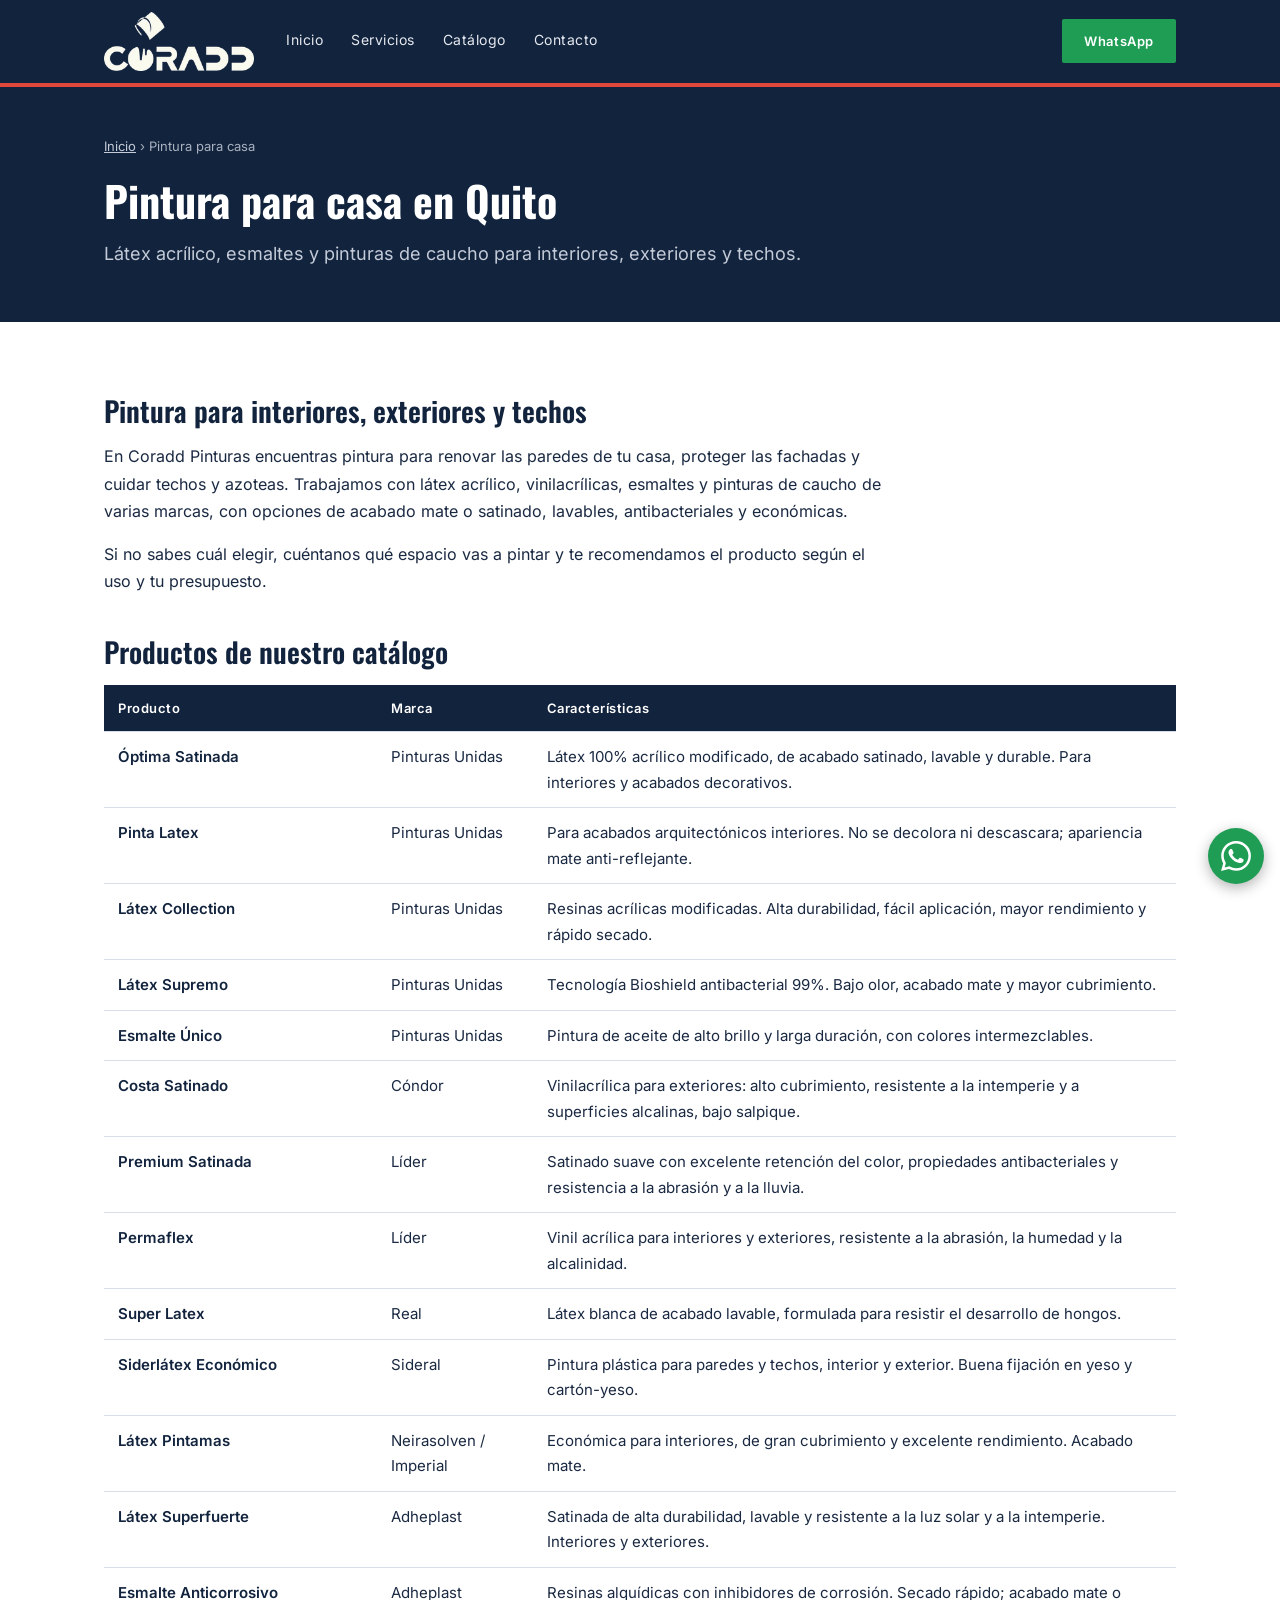
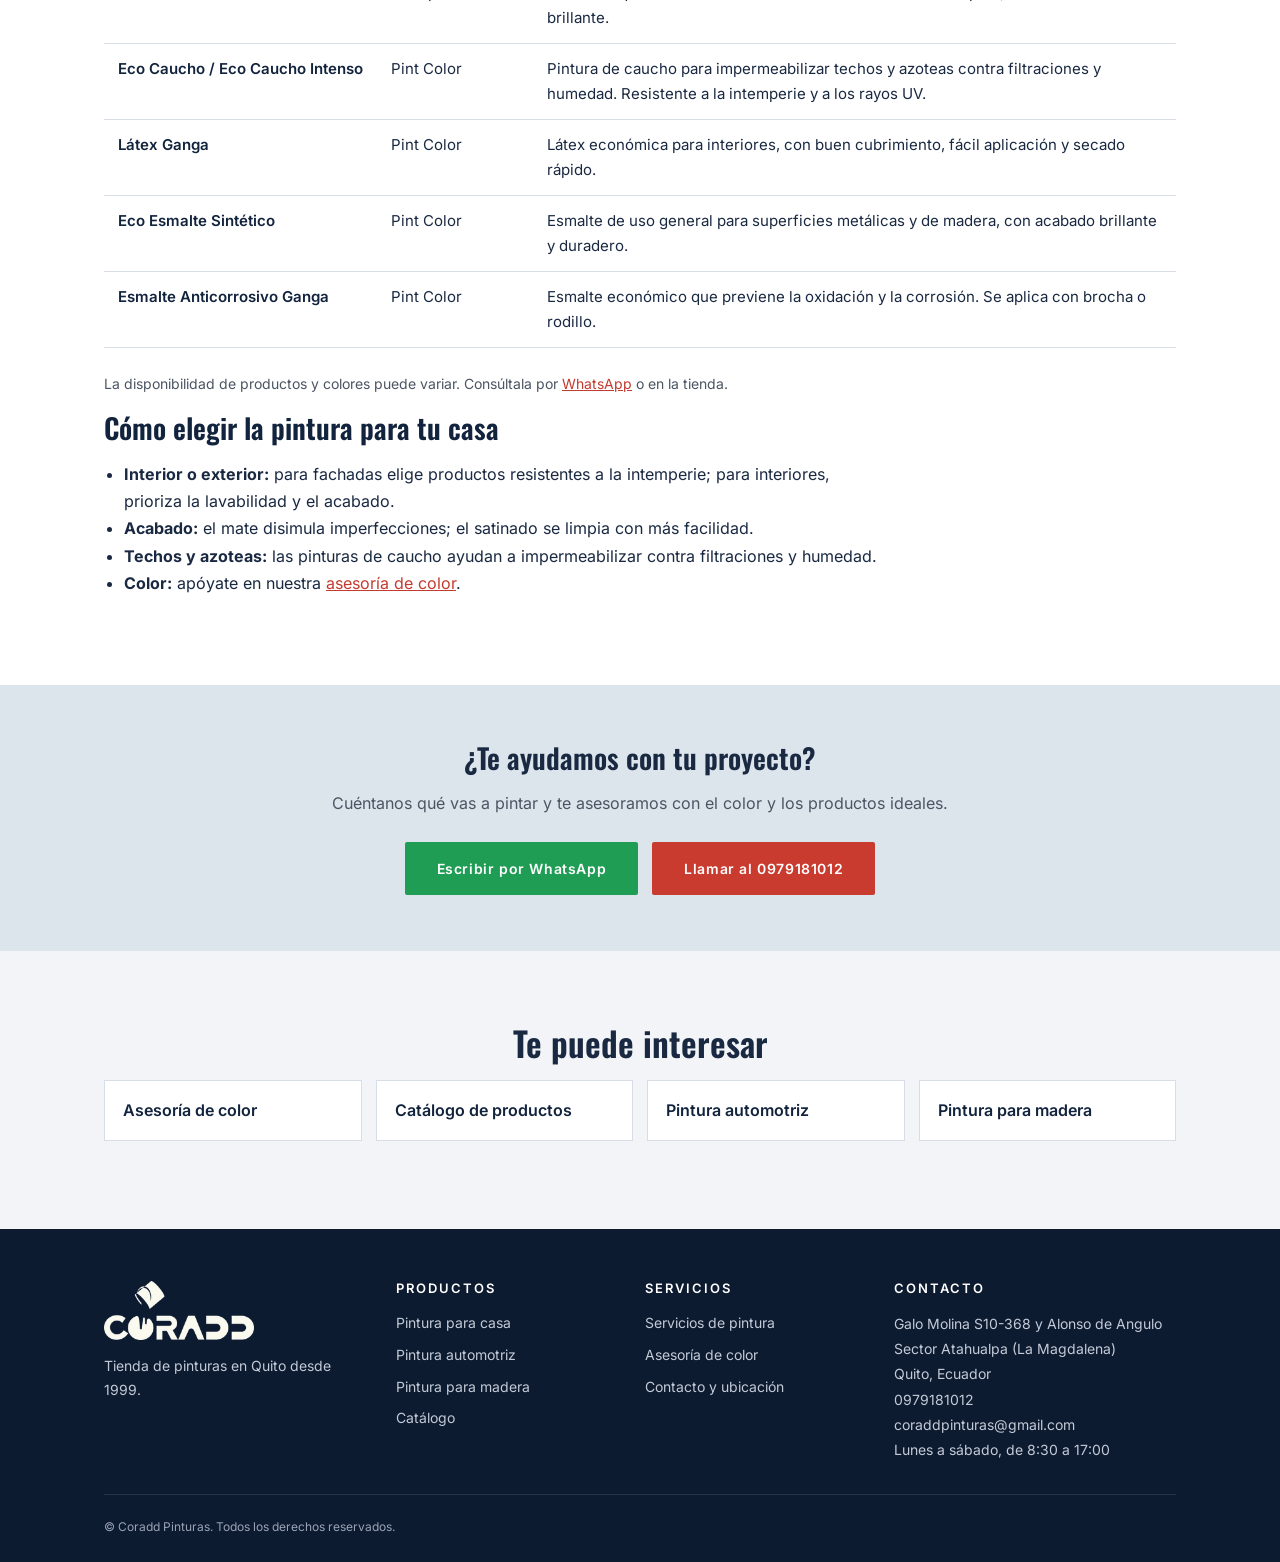
<file: pintura-para-casa-quito/index.html>
<!DOCTYPE html>
<html lang="es-EC">
<head>
<meta charset="utf-8">
<meta name="viewport" content="width=device-width, initial-scale=1">
<title>Pintura para casa en Quito: látex y esmaltes | Coradd Pinturas</title>
<meta name="description" content="Pintura para casa en Quito: látex acrílico, satinados, esmaltes y caucho para techos de varias marcas. Asesoría de color y cotización por WhatsApp.">
<meta name="robots" content="index, follow, max-image-preview:large">
<link rel="canonical" href="https://www.coraddpinturas.com/pintura-para-casa-quito/">

<meta property="og:type" content="website">
<meta property="og:url" content="https://www.coraddpinturas.com/pintura-para-casa-quito/">
<meta property="og:site_name" content="Coradd Pinturas">
<meta property="og:title" content="Pintura para casa en Quito: látex y esmaltes | Coradd Pinturas">
<meta property="og:description" content="Pintura para casa en Quito: látex acrílico, satinados, esmaltes y caucho para techos de varias marcas. Asesoría de color y cotización por WhatsApp.">
<meta property="og:image" content="https://www.coraddpinturas.com/og-image.png">
<meta property="og:image:width" content="1200">
<meta property="og:image:height" content="630">
<meta property="og:image:alt" content="Coradd Pinturas - pintura para casa y autos en Quito">
<meta property="og:locale" content="es_EC">
<meta name="twitter:card" content="summary_large_image">
<meta name="twitter:title" content="Pintura para casa en Quito: látex y esmaltes | Coradd Pinturas">
<meta name="twitter:description" content="Pintura para casa en Quito: látex acrílico, satinados, esmaltes y caucho para techos de varias marcas. Asesoría de color y cotización por WhatsApp.">
<meta name="twitter:image" content="https://www.coraddpinturas.com/og-image.png">

<link rel="icon" href="/favicon.ico" sizes="any">
<link rel="icon" type="image/png" sizes="32x32" href="/favicon-32x32.png">
<link rel="apple-touch-icon" href="/apple-touch-icon.png">
<meta name="theme-color" content="#12233d">

<link rel="preload" href="/assets/fonts/inter-latin.woff2" as="font" type="font/woff2" crossorigin>
<link rel="preload" href="/assets/fonts/oswald-latin.woff2" as="font" type="font/woff2" crossorigin>
<link rel="stylesheet" href="/assets/css/site.css">

<script type="application/ld+json">
{
  "@context": "https://schema.org",
  "@type": "WebPage",
  "@id": "https://www.coraddpinturas.com/pintura-para-casa-quito/#webpage",
  "url": "https://www.coraddpinturas.com/pintura-para-casa-quito/",
  "name": "Pintura para casa en Quito: látex y esmaltes | Coradd Pinturas",
  "description": "Pintura para casa en Quito: látex acrílico, satinados, esmaltes y caucho para techos de varias marcas. Asesoría de color y cotización por WhatsApp.",
  "inLanguage": "es-EC",
  "isPartOf": {
    "@id": "https://www.coraddpinturas.com/#website"
  },
  "about": {
    "@id": "https://www.coraddpinturas.com/#business"
  }
}
</script>
<script type="application/ld+json">
{
  "@context": "https://schema.org",
  "@type": "BreadcrumbList",
  "itemListElement": [
    {
      "@type": "ListItem",
      "position": 1,
      "name": "Inicio",
      "item": "https://www.coraddpinturas.com/"
    },
    {
      "@type": "ListItem",
      "position": 2,
      "name": "Pintura para casa",
      "item": "https://www.coraddpinturas.com/pintura-para-casa-quito/"
    }
  ]
}
</script>
</head>
<body>
<a class="skip-link" href="#contenido">Ir al contenido</a>
<header class="site-header">
  <div class="container header-row">
    <a class="brand" href="/" aria-label="Coradd Pinturas, ir al inicio">
      <img src="/assets/img/logo-240.webp" srcset="/assets/img/logo-240.webp 240w, /assets/img/logo-480.webp 480w" sizes="150px" width="150" height="59" alt="Coradd Pinturas - tienda de pinturas en Quito">
    </a>
    <nav class="main-nav" aria-label="Principal"><a href="/">Inicio</a><a href="/servicios/">Servicios</a><a href="/catalogo/">Catálogo</a><a href="/contacto/">Contacto</a></nav>
    <a class="btn btn-wa btn-sm" href="https://wa.me/593979181012?text=Hola%2C%20quisiera%20informaci%C3%B3n%20sobre%20pinturas." rel="noopener">WhatsApp</a>
  </div>
</header>
<main id="contenido">
<section class="page-head">
  <div class="container">
    <nav class="breadcrumb" aria-label="Ruta de navegación"><a href="/">Inicio</a> &rsaquo; <span>Pintura para casa</span></nav>
    <h1>Pintura para casa en Quito</h1>
    <p>Látex acrílico, esmaltes y pinturas de caucho para interiores, exteriores y techos.</p>
  </div>
</section>
<section class="section">
  <div class="container prose">
    <div class="narrow">
      <h2>Pintura para interiores, exteriores y techos</h2>
      <p>En Coradd Pinturas encuentras pintura para renovar las paredes de tu casa, proteger las fachadas y cuidar techos y azoteas. Trabajamos con látex acrílico, vinilacrílicas, esmaltes y pinturas de caucho de varias marcas, con opciones de acabado mate o satinado, lavables, antibacteriales y económicas.</p>
      <p>Si no sabes cuál elegir, cuéntanos qué espacio vas a pintar y te recomendamos el producto según el uso y tu presupuesto.</p>
    </div>
    <h2>Productos de nuestro catálogo</h2>
    <div class="table-wrap"><table class="products">
<thead><tr><th scope="col">Producto</th><th scope="col">Marca</th><th scope="col">Características</th></tr></thead>
<tbody><tr><td>Óptima Satinada</td><td>Pinturas Unidas</td><td>Látex 100% acrílico modificado, de acabado satinado, lavable y durable. Para interiores y acabados decorativos.</td></tr><tr><td>Pinta Latex</td><td>Pinturas Unidas</td><td>Para acabados arquitectónicos interiores. No se decolora ni descascara; apariencia mate anti-reflejante.</td></tr><tr><td>Látex Collection</td><td>Pinturas Unidas</td><td>Resinas acrílicas modificadas. Alta durabilidad, fácil aplicación, mayor rendimiento y rápido secado.</td></tr><tr><td>Látex Supremo</td><td>Pinturas Unidas</td><td>Tecnología Bioshield antibacterial 99%. Bajo olor, acabado mate y mayor cubrimiento.</td></tr><tr><td>Esmalte Único</td><td>Pinturas Unidas</td><td>Pintura de aceite de alto brillo y larga duración, con colores intermezclables.</td></tr><tr><td>Costa Satinado</td><td>Cóndor</td><td>Vinilacrílica para exteriores: alto cubrimiento, resistente a la intemperie y a superficies alcalinas, bajo salpique.</td></tr><tr><td>Premium Satinada</td><td>Líder</td><td>Satinado suave con excelente retención del color, propiedades antibacteriales y resistencia a la abrasión y a la lluvia.</td></tr><tr><td>Permaflex</td><td>Líder</td><td>Vinil acrílica para interiores y exteriores, resistente a la abrasión, la humedad y la alcalinidad.</td></tr><tr><td>Super Latex</td><td>Real</td><td>Látex blanca de acabado lavable, formulada para resistir el desarrollo de hongos.</td></tr><tr><td>Siderlátex Económico</td><td>Sideral</td><td>Pintura plástica para paredes y techos, interior y exterior. Buena fijación en yeso y cartón-yeso.</td></tr><tr><td>Látex Pintamas</td><td>Neirasolven / Imperial</td><td>Económica para interiores, de gran cubrimiento y excelente rendimiento. Acabado mate.</td></tr><tr><td>Látex Superfuerte</td><td>Adheplast</td><td>Satinada de alta durabilidad, lavable y resistente a la luz solar y a la intemperie. Interiores y exteriores.</td></tr><tr><td>Esmalte Anticorrosivo</td><td>Adheplast</td><td>Resinas alquídicas con inhibidores de corrosión. Secado rápido; acabado mate o brillante.</td></tr><tr><td>Eco Caucho / Eco Caucho Intenso</td><td>Pint Color</td><td>Pintura de caucho para impermeabilizar techos y azoteas contra filtraciones y humedad. Resistente a la intemperie y a los rayos UV.</td></tr><tr><td>Látex Ganga</td><td>Pint Color</td><td>Látex económica para interiores, con buen cubrimiento, fácil aplicación y secado rápido.</td></tr><tr><td>Eco Esmalte Sintético</td><td>Pint Color</td><td>Esmalte de uso general para superficies metálicas y de madera, con acabado brillante y duradero.</td></tr><tr><td>Esmalte Anticorrosivo Ganga</td><td>Pint Color</td><td>Esmalte económico que previene la oxidación y la corrosión. Se aplica con brocha o rodillo.</td></tr></tbody>
</table></div>
    <p style="font-size:14px;color:#4b5563">La disponibilidad de productos y colores puede variar. Consúltala por <a href="https://wa.me/593979181012?text=Hola%2C%20quisiera%20informaci%C3%B3n%20sobre%20pinturas." rel="noopener">WhatsApp</a> o en la tienda.</p>
    <div class="narrow">
      <h2>Cómo elegir la pintura para tu casa</h2>
      <ul>
        <li><strong>Interior o exterior:</strong> para fachadas elige productos resistentes a la intemperie; para interiores, prioriza la lavabilidad y el acabado.</li>
        <li><strong>Acabado:</strong> el mate disimula imperfecciones; el satinado se limpia con más facilidad.</li>
        <li><strong>Techos y azoteas:</strong> las pinturas de caucho ayudan a impermeabilizar contra filtraciones y humedad.</li>
        <li><strong>Color:</strong> apóyate en nuestra <a href="/asesoria-de-color-quito/">asesoría de color</a>.</li>
      </ul>
    </div>
  </div>
</section>
<section class="cta-band">
  <div class="container">
    <h2>¿Te ayudamos con tu proyecto?</h2>
    <p>Cuéntanos qué vas a pintar y te asesoramos con el color y los productos ideales.</p>
    <div class="cta-actions">
      <a class="btn btn-wa" href="https://wa.me/593979181012?text=Hola%2C%20quisiera%20informaci%C3%B3n%20sobre%20pinturas." rel="noopener">Escribir por WhatsApp</a>
      <a class="btn" href="tel:+593979181012">Llamar al 0979181012</a>
    </div>
  </div>
</section>
<section class="section section-pale">
  <div class="container">
    <h2 class="center">Te puede interesar</h2>
    <ul class="related"><li><a href="/asesoria-de-color-quito/">Asesoría de color</a></li><li><a href="/catalogo/">Catálogo de productos</a></li><li><a href="/pintura-automotriz-quito/">Pintura automotriz</a></li><li><a href="/pintura-para-madera-quito/">Pintura para madera</a></li></ul>
  </div>
</section>
</main>
<footer class="site-footer">
  <div class="container">
    <div class="footer-grid">
      <div>
        <img src="/assets/img/logo-240.webp" srcset="/assets/img/logo-240.webp 240w, /assets/img/logo-480.webp 480w" sizes="150px" width="150" height="59" alt="Coradd Pinturas" loading="lazy">
        <p style="margin-top:14px">Tienda de pinturas en Quito desde 1999.</p>
      </div>
      <div>
        <h2>Productos</h2>
        <ul>
          <li><a href="/pintura-para-casa-quito/">Pintura para casa</a></li>
          <li><a href="/pintura-automotriz-quito/">Pintura automotriz</a></li>
          <li><a href="/pintura-para-madera-quito/">Pintura para madera</a></li>
          <li><a href="/catalogo/">Catálogo</a></li>
        </ul>
      </div>
      <div>
        <h2>Servicios</h2>
        <ul>
          <li><a href="/servicios/">Servicios de pintura</a></li>
          <li><a href="/asesoria-de-color-quito/">Asesoría de color</a></li>
          <li><a href="/contacto/">Contacto y ubicación</a></li>
        </ul>
      </div>
      <div>
        <h2>Contacto</h2>
        <address>
          Galo Molina S10-368 y Alonso de Angulo<br>
          Sector Atahualpa (La Magdalena)<br>
          Quito, Ecuador<br>
          <a href="tel:+593979181012">0979181012</a><br>
          <a href="mailto:coraddpinturas@gmail.com">coraddpinturas@gmail.com</a><br>
          Lunes a sábado, de 8:30 a 17:00
        </address>
      </div>
    </div>
    <div class="copyright">&copy; Coradd Pinturas. Todos los derechos reservados.</div>
  </div>
</footer>
<a class="wa-float" href="https://wa.me/593979181012?text=Hola%2C%20quisiera%20informaci%C3%B3n%20sobre%20pinturas." rel="noopener" aria-label="Escríbenos por WhatsApp"><svg viewBox="0 0 24 24" aria-hidden="true" focusable="false"><path d="M17.472 14.382c-.297-.149-1.758-.867-2.03-.967-.273-.099-.471-.148-.67.15-.197.297-.767.966-.94 1.164-.173.199-.347.223-.644.075-.297-.15-1.255-.463-2.39-1.475-.883-.788-1.48-1.761-1.653-2.059-.173-.297-.018-.458.13-.606.134-.133.298-.347.446-.52.149-.174.198-.298.298-.497.099-.198.05-.371-.025-.52-.075-.149-.669-1.612-.916-2.207-.242-.579-.487-.5-.669-.51-.173-.008-.371-.01-.57-.01-.198 0-.52.074-.792.372-.272.297-1.04 1.016-1.04 2.479 0 1.462 1.065 2.875 1.213 3.074.149.198 2.096 3.2 5.077 4.487.709.306 1.262.489 1.694.625.712.227 1.36.195 1.871.118.571-.085 1.758-.719 2.006-1.413.248-.694.248-1.289.173-1.413-.074-.124-.272-.198-.57-.347m-5.421 7.403h-.004a9.87 9.87 0 01-5.031-1.378l-.361-.214-3.741.982.998-3.648-.235-.374a9.86 9.86 0 01-1.51-5.26c.001-5.45 4.436-9.884 9.888-9.884 2.64 0 5.122 1.03 6.988 2.898a9.825 9.825 0 012.893 6.994c-.003 5.45-4.437 9.884-9.885 9.884m8.413-18.297A11.815 11.815 0 0012.05 0C5.495 0 .16 5.335.157 11.892c0 2.096.547 4.142 1.588 5.945L.057 24l6.305-1.654a11.882 11.882 0 005.683 1.448h.005c6.554 0 11.89-5.335 11.893-11.893a11.821 11.821 0 00-3.48-8.413Z"/></svg></a>
</body>
</html>
</file>
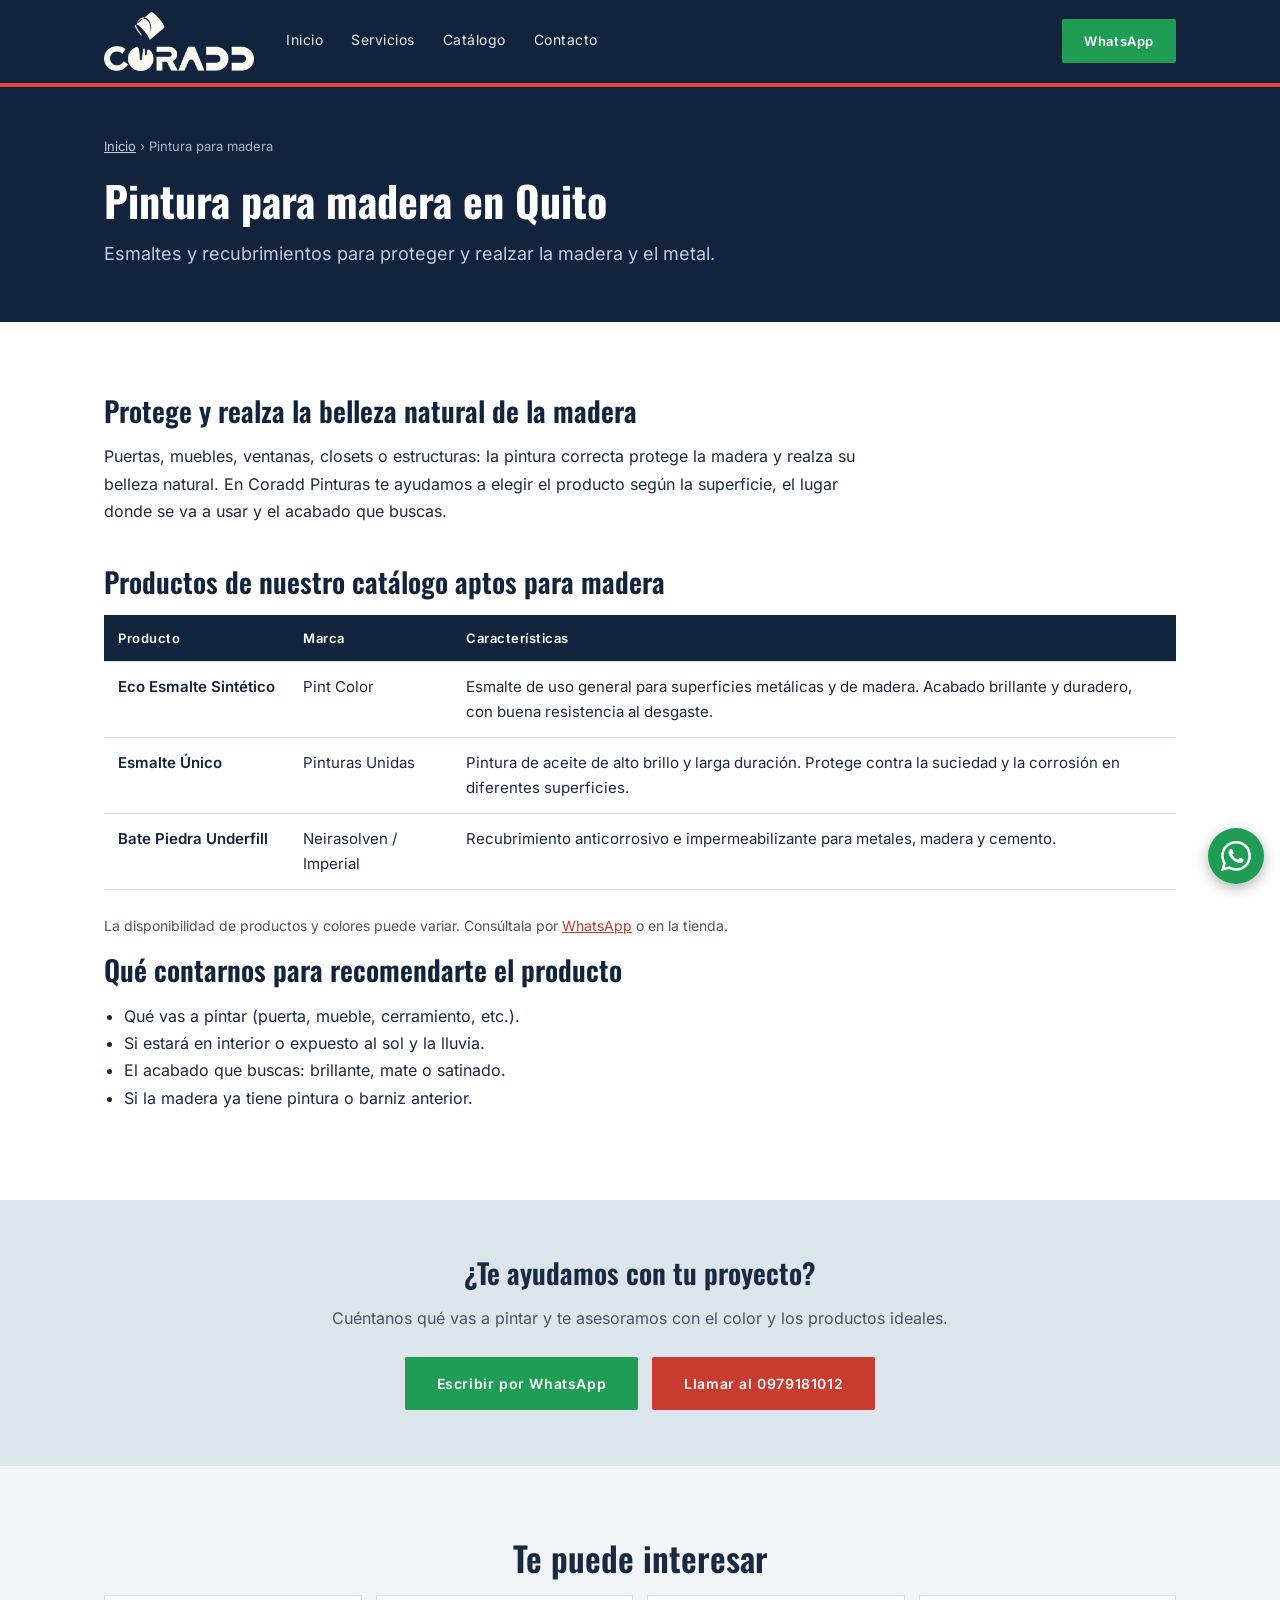
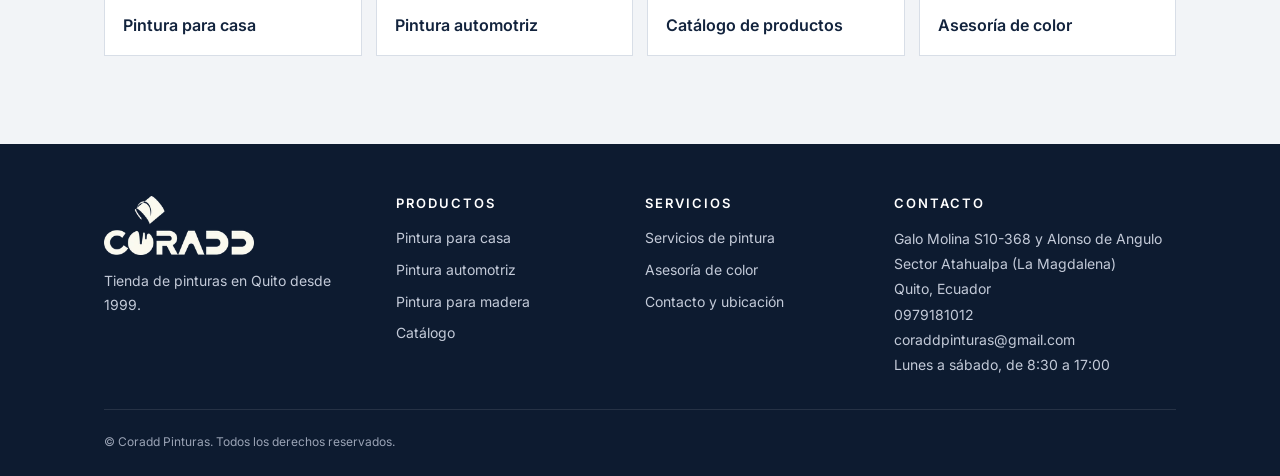
<file: pintura-para-madera-quito/index.html>
<!DOCTYPE html>
<html lang="es-EC">
<head>
<meta charset="utf-8">
<meta name="viewport" content="width=device-width, initial-scale=1">
<title>Pintura para madera en Quito | Coradd Pinturas</title>
<meta name="description" content="Pintura para madera en Quito: esmaltes y recubrimientos para proteger y realzar la madera y el metal. Asesoría personalizada en Coradd Pinturas.">
<meta name="robots" content="index, follow, max-image-preview:large">
<link rel="canonical" href="https://www.coraddpinturas.com/pintura-para-madera-quito/">

<meta property="og:type" content="website">
<meta property="og:url" content="https://www.coraddpinturas.com/pintura-para-madera-quito/">
<meta property="og:site_name" content="Coradd Pinturas">
<meta property="og:title" content="Pintura para madera en Quito | Coradd Pinturas">
<meta property="og:description" content="Pintura para madera en Quito: esmaltes y recubrimientos para proteger y realzar la madera y el metal. Asesoría personalizada en Coradd Pinturas.">
<meta property="og:image" content="https://www.coraddpinturas.com/og-image.png">
<meta property="og:image:width" content="1200">
<meta property="og:image:height" content="630">
<meta property="og:image:alt" content="Coradd Pinturas - pintura para casa y autos en Quito">
<meta property="og:locale" content="es_EC">
<meta name="twitter:card" content="summary_large_image">
<meta name="twitter:title" content="Pintura para madera en Quito | Coradd Pinturas">
<meta name="twitter:description" content="Pintura para madera en Quito: esmaltes y recubrimientos para proteger y realzar la madera y el metal. Asesoría personalizada en Coradd Pinturas.">
<meta name="twitter:image" content="https://www.coraddpinturas.com/og-image.png">

<link rel="icon" href="/favicon.ico" sizes="any">
<link rel="icon" type="image/png" sizes="32x32" href="/favicon-32x32.png">
<link rel="apple-touch-icon" href="/apple-touch-icon.png">
<meta name="theme-color" content="#12233d">

<link rel="preload" href="/assets/fonts/inter-latin.woff2" as="font" type="font/woff2" crossorigin>
<link rel="preload" href="/assets/fonts/oswald-latin.woff2" as="font" type="font/woff2" crossorigin>
<link rel="stylesheet" href="/assets/css/site.css">

<script type="application/ld+json">
{
  "@context": "https://schema.org",
  "@type": "WebPage",
  "@id": "https://www.coraddpinturas.com/pintura-para-madera-quito/#webpage",
  "url": "https://www.coraddpinturas.com/pintura-para-madera-quito/",
  "name": "Pintura para madera en Quito | Coradd Pinturas",
  "description": "Pintura para madera en Quito: esmaltes y recubrimientos para proteger y realzar la madera y el metal. Asesoría personalizada en Coradd Pinturas.",
  "inLanguage": "es-EC",
  "isPartOf": {
    "@id": "https://www.coraddpinturas.com/#website"
  },
  "about": {
    "@id": "https://www.coraddpinturas.com/#business"
  }
}
</script>
<script type="application/ld+json">
{
  "@context": "https://schema.org",
  "@type": "BreadcrumbList",
  "itemListElement": [
    {
      "@type": "ListItem",
      "position": 1,
      "name": "Inicio",
      "item": "https://www.coraddpinturas.com/"
    },
    {
      "@type": "ListItem",
      "position": 2,
      "name": "Pintura para madera",
      "item": "https://www.coraddpinturas.com/pintura-para-madera-quito/"
    }
  ]
}
</script>
</head>
<body>
<a class="skip-link" href="#contenido">Ir al contenido</a>
<header class="site-header">
  <div class="container header-row">
    <a class="brand" href="/" aria-label="Coradd Pinturas, ir al inicio">
      <img src="/assets/img/logo-240.webp" srcset="/assets/img/logo-240.webp 240w, /assets/img/logo-480.webp 480w" sizes="150px" width="150" height="59" alt="Coradd Pinturas - tienda de pinturas en Quito">
    </a>
    <nav class="main-nav" aria-label="Principal"><a href="/">Inicio</a><a href="/servicios/">Servicios</a><a href="/catalogo/">Catálogo</a><a href="/contacto/">Contacto</a></nav>
    <a class="btn btn-wa btn-sm" href="https://wa.me/593979181012?text=Hola%2C%20quisiera%20informaci%C3%B3n%20sobre%20pinturas." rel="noopener">WhatsApp</a>
  </div>
</header>
<main id="contenido">
<section class="page-head">
  <div class="container">
    <nav class="breadcrumb" aria-label="Ruta de navegación"><a href="/">Inicio</a> &rsaquo; <span>Pintura para madera</span></nav>
    <h1>Pintura para madera en Quito</h1>
    <p>Esmaltes y recubrimientos para proteger y realzar la madera y el metal.</p>
  </div>
</section>
<section class="section">
  <div class="container prose">
    <div class="narrow">
      <h2>Protege y realza la belleza natural de la madera</h2>
      <p>Puertas, muebles, ventanas, closets o estructuras: la pintura correcta protege la madera y realza su belleza natural. En Coradd Pinturas te ayudamos a elegir el producto según la superficie, el lugar donde se va a usar y el acabado que buscas.</p>
      <!-- CONFIRMAR: si se venden barnices, lacas, selladores o tintes para madera, agregarlos a esta página y a la tabla. -->
    </div>
    <h2>Productos de nuestro catálogo aptos para madera</h2>
    <div class="table-wrap"><table class="products">
<thead><tr><th scope="col">Producto</th><th scope="col">Marca</th><th scope="col">Características</th></tr></thead>
<tbody><tr><td>Eco Esmalte Sintético</td><td>Pint Color</td><td>Esmalte de uso general para superficies metálicas y de madera. Acabado brillante y duradero, con buena resistencia al desgaste.</td></tr><tr><td>Esmalte Único</td><td>Pinturas Unidas</td><td>Pintura de aceite de alto brillo y larga duración. Protege contra la suciedad y la corrosión en diferentes superficies.</td></tr><tr><td>Bate Piedra Underfill</td><td>Neirasolven / Imperial</td><td>Recubrimiento anticorrosivo e impermeabilizante para metales, madera y cemento.</td></tr></tbody>
</table></div>
    <p style="font-size:14px;color:#4b5563">La disponibilidad de productos y colores puede variar. Consúltala por <a href="https://wa.me/593979181012?text=Hola%2C%20quisiera%20informaci%C3%B3n%20sobre%20pinturas." rel="noopener">WhatsApp</a> o en la tienda.</p>
    <div class="narrow">
      <h2>Qué contarnos para recomendarte el producto</h2>
      <ul>
        <li>Qué vas a pintar (puerta, mueble, cerramiento, etc.).</li>
        <li>Si estará en interior o expuesto al sol y la lluvia.</li>
        <li>El acabado que buscas: brillante, mate o satinado.</li>
        <li>Si la madera ya tiene pintura o barniz anterior.</li>
      </ul>
    </div>
  </div>
</section>
<section class="cta-band">
  <div class="container">
    <h2>¿Te ayudamos con tu proyecto?</h2>
    <p>Cuéntanos qué vas a pintar y te asesoramos con el color y los productos ideales.</p>
    <div class="cta-actions">
      <a class="btn btn-wa" href="https://wa.me/593979181012?text=Hola%2C%20quisiera%20informaci%C3%B3n%20sobre%20pinturas." rel="noopener">Escribir por WhatsApp</a>
      <a class="btn" href="tel:+593979181012">Llamar al 0979181012</a>
    </div>
  </div>
</section>
<section class="section section-pale">
  <div class="container">
    <h2 class="center">Te puede interesar</h2>
    <ul class="related"><li><a href="/pintura-para-casa-quito/">Pintura para casa</a></li><li><a href="/pintura-automotriz-quito/">Pintura automotriz</a></li><li><a href="/catalogo/">Catálogo de productos</a></li><li><a href="/asesoria-de-color-quito/">Asesoría de color</a></li></ul>
  </div>
</section>
</main>
<footer class="site-footer">
  <div class="container">
    <div class="footer-grid">
      <div>
        <img src="/assets/img/logo-240.webp" srcset="/assets/img/logo-240.webp 240w, /assets/img/logo-480.webp 480w" sizes="150px" width="150" height="59" alt="Coradd Pinturas" loading="lazy">
        <p style="margin-top:14px">Tienda de pinturas en Quito desde 1999.</p>
      </div>
      <div>
        <h2>Productos</h2>
        <ul>
          <li><a href="/pintura-para-casa-quito/">Pintura para casa</a></li>
          <li><a href="/pintura-automotriz-quito/">Pintura automotriz</a></li>
          <li><a href="/pintura-para-madera-quito/">Pintura para madera</a></li>
          <li><a href="/catalogo/">Catálogo</a></li>
        </ul>
      </div>
      <div>
        <h2>Servicios</h2>
        <ul>
          <li><a href="/servicios/">Servicios de pintura</a></li>
          <li><a href="/asesoria-de-color-quito/">Asesoría de color</a></li>
          <li><a href="/contacto/">Contacto y ubicación</a></li>
        </ul>
      </div>
      <div>
        <h2>Contacto</h2>
        <address>
          Galo Molina S10-368 y Alonso de Angulo<br>
          Sector Atahualpa (La Magdalena)<br>
          Quito, Ecuador<br>
          <a href="tel:+593979181012">0979181012</a><br>
          <a href="mailto:coraddpinturas@gmail.com">coraddpinturas@gmail.com</a><br>
          Lunes a sábado, de 8:30 a 17:00
        </address>
      </div>
    </div>
    <div class="copyright">&copy; Coradd Pinturas. Todos los derechos reservados.</div>
  </div>
</footer>
<a class="wa-float" href="https://wa.me/593979181012?text=Hola%2C%20quisiera%20informaci%C3%B3n%20sobre%20pinturas." rel="noopener" aria-label="Escríbenos por WhatsApp"><svg viewBox="0 0 24 24" aria-hidden="true" focusable="false"><path d="M17.472 14.382c-.297-.149-1.758-.867-2.03-.967-.273-.099-.471-.148-.67.15-.197.297-.767.966-.94 1.164-.173.199-.347.223-.644.075-.297-.15-1.255-.463-2.39-1.475-.883-.788-1.48-1.761-1.653-2.059-.173-.297-.018-.458.13-.606.134-.133.298-.347.446-.52.149-.174.198-.298.298-.497.099-.198.05-.371-.025-.52-.075-.149-.669-1.612-.916-2.207-.242-.579-.487-.5-.669-.51-.173-.008-.371-.01-.57-.01-.198 0-.52.074-.792.372-.272.297-1.04 1.016-1.04 2.479 0 1.462 1.065 2.875 1.213 3.074.149.198 2.096 3.2 5.077 4.487.709.306 1.262.489 1.694.625.712.227 1.36.195 1.871.118.571-.085 1.758-.719 2.006-1.413.248-.694.248-1.289.173-1.413-.074-.124-.272-.198-.57-.347m-5.421 7.403h-.004a9.87 9.87 0 01-5.031-1.378l-.361-.214-3.741.982.998-3.648-.235-.374a9.86 9.86 0 01-1.51-5.26c.001-5.45 4.436-9.884 9.888-9.884 2.64 0 5.122 1.03 6.988 2.898a9.825 9.825 0 012.893 6.994c-.003 5.45-4.437 9.884-9.885 9.884m8.413-18.297A11.815 11.815 0 0012.05 0C5.495 0 .16 5.335.157 11.892c0 2.096.547 4.142 1.588 5.945L.057 24l6.305-1.654a11.882 11.882 0 005.683 1.448h.005c6.554 0 11.89-5.335 11.893-11.893a11.821 11.821 0 00-3.48-8.413Z"/></svg></a>
</body>
</html>
</file>
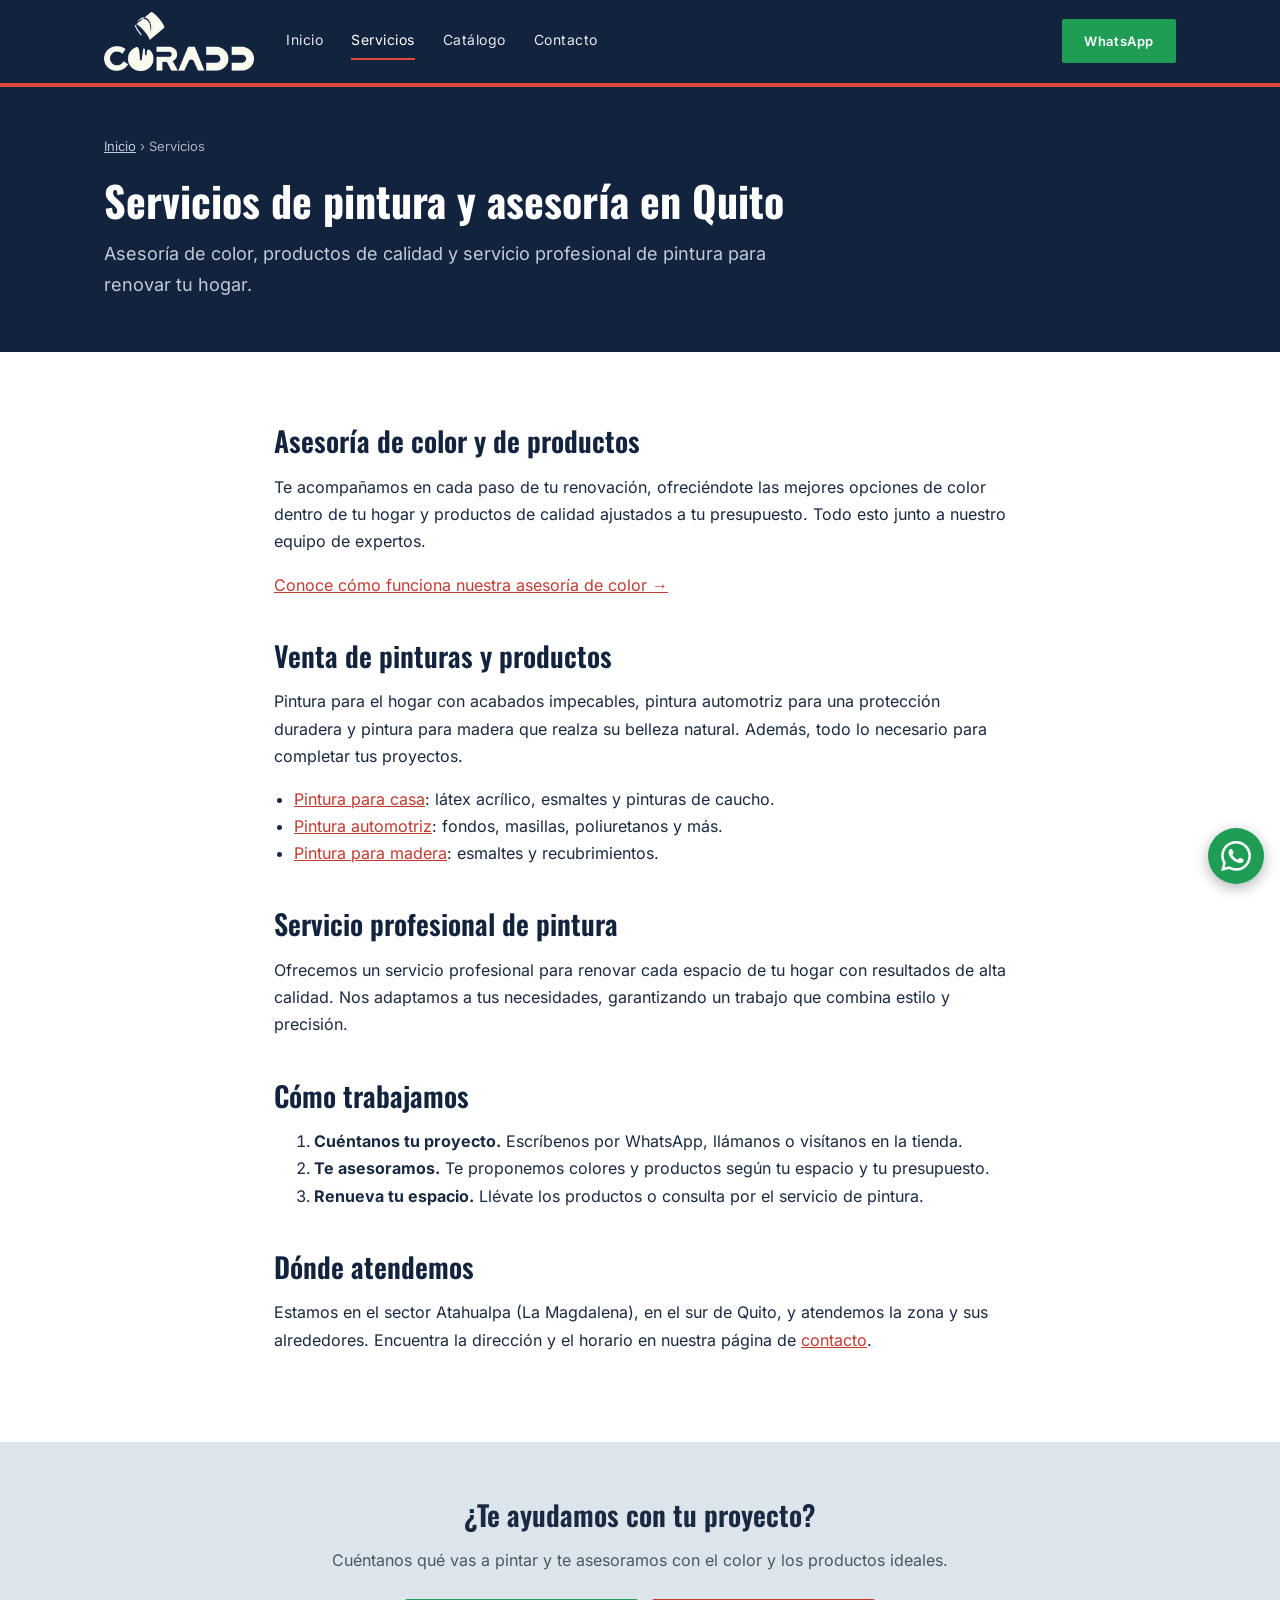
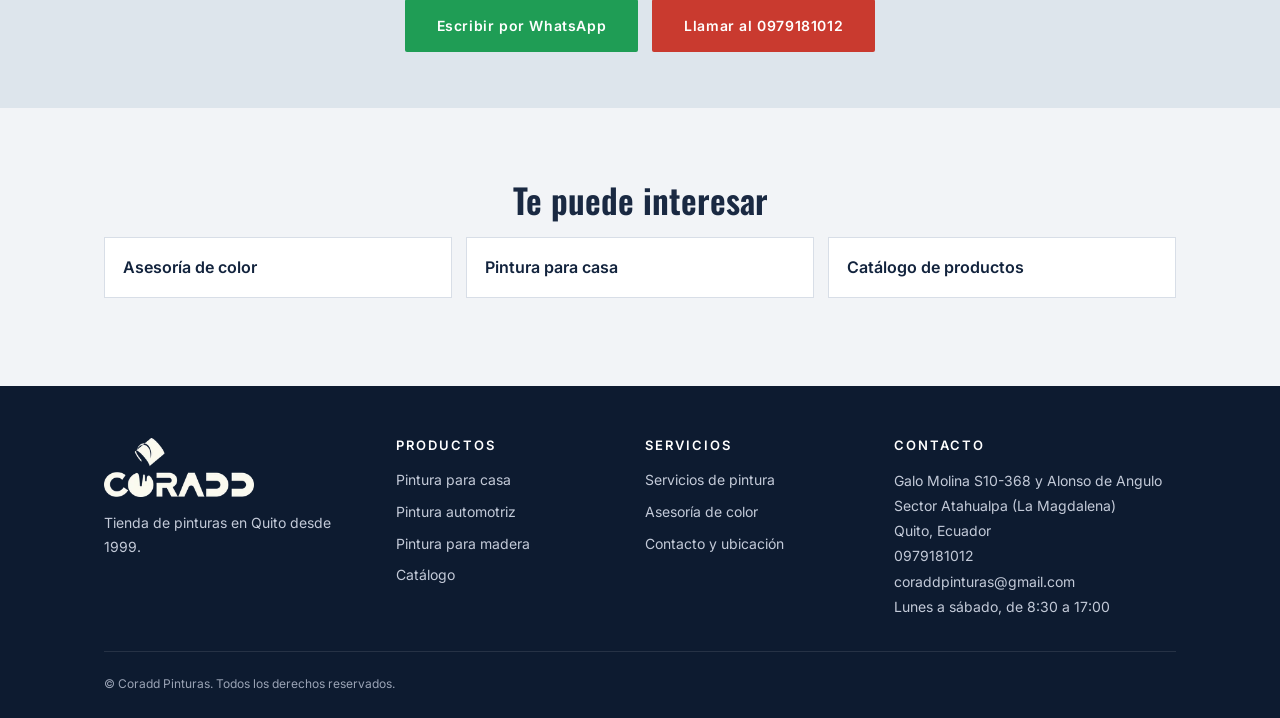
<file: servicios/index.html>
<!DOCTYPE html>
<html lang="es-EC">
<head>
<meta charset="utf-8">
<meta name="viewport" content="width=device-width, initial-scale=1">
<title>Servicios de pintura y asesoría en Quito | Coradd Pinturas</title>
<meta name="description" content="Asesoría de color, venta de pintura y servicio profesional de pintura en Quito. Coradd Pinturas te acompaña en cada paso de tu renovación.">
<meta name="robots" content="index, follow, max-image-preview:large">
<link rel="canonical" href="https://www.coraddpinturas.com/servicios/">

<meta property="og:type" content="website">
<meta property="og:url" content="https://www.coraddpinturas.com/servicios/">
<meta property="og:site_name" content="Coradd Pinturas">
<meta property="og:title" content="Servicios de pintura y asesoría en Quito | Coradd Pinturas">
<meta property="og:description" content="Asesoría de color, venta de pintura y servicio profesional de pintura en Quito. Coradd Pinturas te acompaña en cada paso de tu renovación.">
<meta property="og:image" content="https://www.coraddpinturas.com/og-image.png">
<meta property="og:image:width" content="1200">
<meta property="og:image:height" content="630">
<meta property="og:image:alt" content="Coradd Pinturas - pintura para casa y autos en Quito">
<meta property="og:locale" content="es_EC">
<meta name="twitter:card" content="summary_large_image">
<meta name="twitter:title" content="Servicios de pintura y asesoría en Quito | Coradd Pinturas">
<meta name="twitter:description" content="Asesoría de color, venta de pintura y servicio profesional de pintura en Quito. Coradd Pinturas te acompaña en cada paso de tu renovación.">
<meta name="twitter:image" content="https://www.coraddpinturas.com/og-image.png">

<link rel="icon" href="/favicon.ico" sizes="any">
<link rel="icon" type="image/png" sizes="32x32" href="/favicon-32x32.png">
<link rel="apple-touch-icon" href="/apple-touch-icon.png">
<meta name="theme-color" content="#12233d">

<link rel="preload" href="/assets/fonts/inter-latin.woff2" as="font" type="font/woff2" crossorigin>
<link rel="preload" href="/assets/fonts/oswald-latin.woff2" as="font" type="font/woff2" crossorigin>
<link rel="stylesheet" href="/assets/css/site.css">

<script type="application/ld+json">
{
  "@context": "https://schema.org",
  "@type": "WebPage",
  "@id": "https://www.coraddpinturas.com/servicios/#webpage",
  "url": "https://www.coraddpinturas.com/servicios/",
  "name": "Servicios de pintura y asesoría en Quito | Coradd Pinturas",
  "description": "Asesoría de color, venta de pintura y servicio profesional de pintura en Quito. Coradd Pinturas te acompaña en cada paso de tu renovación.",
  "inLanguage": "es-EC",
  "isPartOf": {
    "@id": "https://www.coraddpinturas.com/#website"
  },
  "about": {
    "@id": "https://www.coraddpinturas.com/#business"
  }
}
</script>
<script type="application/ld+json">
{
  "@context": "https://schema.org",
  "@type": "BreadcrumbList",
  "itemListElement": [
    {
      "@type": "ListItem",
      "position": 1,
      "name": "Inicio",
      "item": "https://www.coraddpinturas.com/"
    },
    {
      "@type": "ListItem",
      "position": 2,
      "name": "Servicios",
      "item": "https://www.coraddpinturas.com/servicios/"
    }
  ]
}
</script>
<script type="application/ld+json">
{
  "@context": "https://schema.org",
  "@type": "Service",
  "name": "Servicios de pintura y asesoría de color",
  "serviceType": "Servicios de pintura y asesoría de color",
  "description": "Asesoría de color, venta de pintura y servicio profesional de pintura en Quito. Coradd Pinturas te acompaña en cada paso de tu renovación.",
  "url": "https://www.coraddpinturas.com/servicios/",
  "provider": {
    "@id": "https://www.coraddpinturas.com/#business"
  },
  "areaServed": {
    "@type": "City",
    "name": "Quito"
  }
}
</script>
</head>
<body>
<a class="skip-link" href="#contenido">Ir al contenido</a>
<header class="site-header">
  <div class="container header-row">
    <a class="brand" href="/" aria-label="Coradd Pinturas, ir al inicio">
      <img src="/assets/img/logo-240.webp" srcset="/assets/img/logo-240.webp 240w, /assets/img/logo-480.webp 480w" sizes="150px" width="150" height="59" alt="Coradd Pinturas - tienda de pinturas en Quito">
    </a>
    <nav class="main-nav" aria-label="Principal"><a href="/">Inicio</a><a href="/servicios/" aria-current="page">Servicios</a><a href="/catalogo/">Catálogo</a><a href="/contacto/">Contacto</a></nav>
    <a class="btn btn-wa btn-sm" href="https://wa.me/593979181012?text=Hola%2C%20quisiera%20informaci%C3%B3n%20sobre%20pinturas." rel="noopener">WhatsApp</a>
  </div>
</header>
<main id="contenido">
<section class="page-head">
  <div class="container">
    <nav class="breadcrumb" aria-label="Ruta de navegación"><a href="/">Inicio</a> &rsaquo; <span>Servicios</span></nav>
    <h1>Servicios de pintura y asesoría en Quito</h1>
    <p>Asesoría de color, productos de calidad y servicio profesional de pintura para renovar tu hogar.</p>
  </div>
</section>
<section class="section">
  <div class="container narrow prose">
    <h2>Asesoría de color y de productos</h2>
    <p>Te acompañamos en cada paso de tu renovación, ofreciéndote las mejores opciones de color dentro de tu hogar y productos de calidad ajustados a tu presupuesto. Todo esto junto a nuestro equipo de expertos.</p>
    <p><a href="/asesoria-de-color-quito/">Conoce cómo funciona nuestra asesoría de color &rarr;</a></p>

    <h2>Venta de pinturas y productos</h2>
    <p>Pintura para el hogar con acabados impecables, pintura automotriz para una protección duradera y pintura para madera que realza su belleza natural. Además, todo lo necesario para completar tus proyectos.</p>
    <ul>
      <li><a href="/pintura-para-casa-quito/">Pintura para casa</a>: látex acrílico, esmaltes y pinturas de caucho.</li>
      <li><a href="/pintura-automotriz-quito/">Pintura automotriz</a>: fondos, masillas, poliuretanos y más.</li>
      <li><a href="/pintura-para-madera-quito/">Pintura para madera</a>: esmaltes y recubrimientos.</li>
    </ul>

    <h2>Servicio profesional de pintura</h2>
    <p>Ofrecemos un servicio profesional para renovar cada espacio de tu hogar con resultados de alta calidad. Nos adaptamos a tus necesidades, garantizando un trabajo que combina estilo y precisión.</p>
    <!-- CONFIRMAR: detalles del servicio de pintura (tipos de trabajo, cobertura, cómo se cotiza, garantía). -->

    <h2>Cómo trabajamos</h2>
    <ol>
      <li><strong>Cuéntanos tu proyecto.</strong> Escríbenos por WhatsApp, llámanos o visítanos en la tienda.</li>
      <li><strong>Te asesoramos.</strong> Te proponemos colores y productos según tu espacio y tu presupuesto.</li>
      <li><strong>Renueva tu espacio.</strong> Llévate los productos o consulta por el servicio de pintura.</li>
    </ol>

    <h2>Dónde atendemos</h2>
    <p>Estamos en el sector Atahualpa (La Magdalena), en el sur de Quito, y atendemos la zona y sus alrededores. Encuentra la dirección y el horario en nuestra página de <a href="/contacto/">contacto</a>.</p>
  </div>
</section>
<section class="cta-band">
  <div class="container">
    <h2>¿Te ayudamos con tu proyecto?</h2>
    <p>Cuéntanos qué vas a pintar y te asesoramos con el color y los productos ideales.</p>
    <div class="cta-actions">
      <a class="btn btn-wa" href="https://wa.me/593979181012?text=Hola%2C%20quisiera%20informaci%C3%B3n%20sobre%20pinturas." rel="noopener">Escribir por WhatsApp</a>
      <a class="btn" href="tel:+593979181012">Llamar al 0979181012</a>
    </div>
  </div>
</section>
<section class="section section-pale">
  <div class="container">
    <h2 class="center">Te puede interesar</h2>
    <ul class="related"><li><a href="/asesoria-de-color-quito/">Asesoría de color</a></li><li><a href="/pintura-para-casa-quito/">Pintura para casa</a></li><li><a href="/catalogo/">Catálogo de productos</a></li></ul>
  </div>
</section>
</main>
<footer class="site-footer">
  <div class="container">
    <div class="footer-grid">
      <div>
        <img src="/assets/img/logo-240.webp" srcset="/assets/img/logo-240.webp 240w, /assets/img/logo-480.webp 480w" sizes="150px" width="150" height="59" alt="Coradd Pinturas" loading="lazy">
        <p style="margin-top:14px">Tienda de pinturas en Quito desde 1999.</p>
      </div>
      <div>
        <h2>Productos</h2>
        <ul>
          <li><a href="/pintura-para-casa-quito/">Pintura para casa</a></li>
          <li><a href="/pintura-automotriz-quito/">Pintura automotriz</a></li>
          <li><a href="/pintura-para-madera-quito/">Pintura para madera</a></li>
          <li><a href="/catalogo/">Catálogo</a></li>
        </ul>
      </div>
      <div>
        <h2>Servicios</h2>
        <ul>
          <li><a href="/servicios/">Servicios de pintura</a></li>
          <li><a href="/asesoria-de-color-quito/">Asesoría de color</a></li>
          <li><a href="/contacto/">Contacto y ubicación</a></li>
        </ul>
      </div>
      <div>
        <h2>Contacto</h2>
        <address>
          Galo Molina S10-368 y Alonso de Angulo<br>
          Sector Atahualpa (La Magdalena)<br>
          Quito, Ecuador<br>
          <a href="tel:+593979181012">0979181012</a><br>
          <a href="mailto:coraddpinturas@gmail.com">coraddpinturas@gmail.com</a><br>
          Lunes a sábado, de 8:30 a 17:00
        </address>
      </div>
    </div>
    <div class="copyright">&copy; Coradd Pinturas. Todos los derechos reservados.</div>
  </div>
</footer>
<a class="wa-float" href="https://wa.me/593979181012?text=Hola%2C%20quisiera%20informaci%C3%B3n%20sobre%20pinturas." rel="noopener" aria-label="Escríbenos por WhatsApp"><svg viewBox="0 0 24 24" aria-hidden="true" focusable="false"><path d="M17.472 14.382c-.297-.149-1.758-.867-2.03-.967-.273-.099-.471-.148-.67.15-.197.297-.767.966-.94 1.164-.173.199-.347.223-.644.075-.297-.15-1.255-.463-2.39-1.475-.883-.788-1.48-1.761-1.653-2.059-.173-.297-.018-.458.13-.606.134-.133.298-.347.446-.52.149-.174.198-.298.298-.497.099-.198.05-.371-.025-.52-.075-.149-.669-1.612-.916-2.207-.242-.579-.487-.5-.669-.51-.173-.008-.371-.01-.57-.01-.198 0-.52.074-.792.372-.272.297-1.04 1.016-1.04 2.479 0 1.462 1.065 2.875 1.213 3.074.149.198 2.096 3.2 5.077 4.487.709.306 1.262.489 1.694.625.712.227 1.36.195 1.871.118.571-.085 1.758-.719 2.006-1.413.248-.694.248-1.289.173-1.413-.074-.124-.272-.198-.57-.347m-5.421 7.403h-.004a9.87 9.87 0 01-5.031-1.378l-.361-.214-3.741.982.998-3.648-.235-.374a9.86 9.86 0 01-1.51-5.26c.001-5.45 4.436-9.884 9.888-9.884 2.64 0 5.122 1.03 6.988 2.898a9.825 9.825 0 012.893 6.994c-.003 5.45-4.437 9.884-9.885 9.884m8.413-18.297A11.815 11.815 0 0012.05 0C5.495 0 .16 5.335.157 11.892c0 2.096.547 4.142 1.588 5.945L.057 24l6.305-1.654a11.882 11.882 0 005.683 1.448h.005c6.554 0 11.89-5.335 11.893-11.893a11.821 11.821 0 00-3.48-8.413Z"/></svg></a>
</body>
</html>
</file>
<file: assets/css/site.css>
/* Coradd Pinturas - shared styles */

@font-face {
  font-family: "Inter";
  font-style: normal;
  font-weight: 100 900;
  font-display: swap;
  src: url("/assets/fonts/inter-latin.woff2") format("woff2");
}
@font-face {
  font-family: "Oswald";
  font-style: normal;
  font-weight: 200 700;
  font-display: swap;
  src: url("/assets/fonts/oswald-latin.woff2") format("woff2");
}

:root {
  --navy: #12233d;
  --navy-dark: #0d1b30;
  --red: #e0483c;
  --red-btn: #c93a2f;
  --red-btn-hover: #b13228;
  --red-link: #c33a2f;
  --ink: #1a2942;
  --muted: #4b5563;
  --eyebrow: #5b6577;
  --pale: #f2f4f7;
  --pale-blue: #dde5ec;
  --line: #d8dee7;
  --wa: #1f9d55;
  --display: "Oswald", "Arial Narrow", Impact, sans-serif;
  --body: "Inter", -apple-system, BlinkMacSystemFont, "Segoe UI", Roboto, sans-serif;
}

*, *::before, *::after { box-sizing: border-box; }
html { -webkit-text-size-adjust: 100%; scroll-behavior: smooth; }
body {
  margin: 0;
  font-family: var(--body);
  font-size: 16px;
  line-height: 1.7;
  color: var(--ink);
  background: #fff;
}
img { max-width: 100%; height: auto; display: block; }
a { color: var(--red-link); }
a:hover { color: var(--red-btn-hover); }
h1, h2, h3 { font-family: var(--display); line-height: 1.2; margin: 0 0 16px; font-weight: 600; }
p { margin: 0 0 16px; }
ul { margin: 0 0 16px; padding-left: 20px; }
:focus-visible { outline: 3px solid var(--red); outline-offset: 2px; }

.skip-link {
  position: absolute; left: -9999px; top: 8px; z-index: 100;
  background: #fff; color: var(--navy); padding: 8px 14px; border-radius: 2px;
}
.skip-link:focus { left: 8px; }

.container { max-width: 1120px; margin: 0 auto; padding: 0 24px; }
.narrow { max-width: 780px; }
.center { text-align: center; }

/* ---------- Buttons ---------- */
.btn {
  display: inline-block; text-decoration: none; text-align: center;
  padding: 13px 30px; font-size: 14px; font-weight: 600; letter-spacing: 0.6px;
  border-radius: 2px; border: 2px solid transparent; cursor: pointer;
  background: var(--red-btn); color: #fff;
}
.btn:hover { background: var(--red-btn-hover); color: #fff; }
.btn-light { background: #fff; color: var(--navy); }
.btn-light:hover { background: var(--pale); color: var(--navy); }
.btn-outline { background: transparent; color: #fff; border-color: rgba(255, 255, 255, 0.75); }
.btn-outline:hover { background: rgba(255, 255, 255, 0.14); color: #fff; }
.btn-wa { background: var(--wa); }
.btn-wa:hover { background: #17824a; }
.btn-sm { padding: 9px 20px; font-size: 13px; }

/* ---------- Header ---------- */
.site-header { background: var(--navy); border-bottom: 4px solid var(--red); position: relative; z-index: 20; }
.header-row { display: flex; flex-wrap: wrap; align-items: center; gap: 10px 32px; padding-top: 12px; padding-bottom: 12px; }
.brand { display: block; line-height: 0; }
.main-nav { display: flex; gap: 28px; flex: 1; }
.main-nav a { color: #e5e9ef; text-decoration: none; font-size: 14px; letter-spacing: 0.5px; padding: 6px 0; border-bottom: 2px solid transparent; }
.main-nav a:hover { color: #fff; border-bottom-color: var(--red); }
.main-nav a[aria-current="page"] { color: #fff; border-bottom-color: var(--red); }

/* ---------- Hero ---------- */
.hero { position: relative; min-height: 600px; display: flex; align-items: center; justify-content: center; text-align: center; color: #fff; overflow: hidden; background: var(--navy); }
.hero > img { position: absolute; inset: 0; width: 100%; height: 100%; object-fit: cover; }
.hero::after { content: ""; position: absolute; inset: 0; background: linear-gradient(rgba(13, 27, 48, 0.55), rgba(13, 27, 48, 0.62)); }
.hero-inner { position: relative; z-index: 1; max-width: 900px; padding: 64px 24px; }
.hero h1 { font-size: 52px; font-weight: 700; color: #fff; margin-bottom: 18px; text-shadow: 0 2px 18px rgba(0, 0, 0, 0.4); }
.hero .tagline { font-size: 13px; letter-spacing: 5px; text-transform: uppercase; color: #f0f0f0; margin-bottom: 22px; }
.hero .lead { font-size: 18px; color: #f4f6f9; max-width: 700px; margin: 0 auto 30px; }
.hero-actions { display: flex; gap: 14px; justify-content: center; flex-wrap: wrap; }

/* ---------- Sections ---------- */
.section { padding: 72px 0; }
.section-pale { background: var(--pale); }
.section-navy { background: var(--navy); color: #dfe4ec; }
.section-navy h2, .section-navy h3 { color: #fff; }
.eyebrow { font-size: 13px; letter-spacing: 5px; text-transform: uppercase; color: var(--eyebrow); font-family: var(--body); font-weight: 500; margin-bottom: 10px; }
.section-navy .eyebrow { color: #a9b1bf; }
.section h2 { font-size: 34px; }
.section-head { max-width: 760px; margin: 0 auto 44px; text-align: center; }
.section-head p { color: var(--muted); margin-bottom: 0; }
.section-navy .section-head p { color: #c3cad8; }

.grid { display: grid; gap: 28px; }
.grid-3 { grid-template-columns: repeat(3, 1fr); }
.grid-2 { grid-template-columns: repeat(2, 1fr); }

/* Photo tiles */
.tile { position: relative; display: block; aspect-ratio: 3 / 4; overflow: hidden; text-decoration: none; color: #fff; background: var(--navy); }
.tile img { position: absolute; inset: 0; width: 100%; height: 100%; object-fit: cover; }
.tile::after { content: ""; position: absolute; inset: 0; background: rgba(15, 30, 50, 0.55); transition: background 0.2s; }
.tile-red::after { background: rgba(224, 72, 60, 0.55); }
.tile:hover::after { background: rgba(15, 30, 50, 0.35); }
.tile-red:hover::after { background: rgba(224, 72, 60, 0.35); }
.tile span { position: absolute; z-index: 1; inset: 0; display: flex; flex-direction: column; align-items: center; justify-content: center; gap: 8px; text-align: center; padding: 20px; }
.tile strong { font-family: var(--display); font-size: 32px; font-weight: 600; }
.tile small { font-size: 13px; letter-spacing: 1px; }

/* Service cards */
.card { background: var(--navy); color: #c3cad8; padding: 48px 28px 32px; position: relative; text-align: center; }
.card-alt { background: #b8443a; color: #fff; }
.card h3 { font-size: 22px; color: #fff; margin: 12px 0 14px; }
.card p { font-size: 15px; }
.card .num { position: absolute; top: -28px; left: 50%; transform: translateX(-50%); width: 56px; height: 56px; border-radius: 50%; background: var(--pale); color: var(--navy); display: flex; align-items: center; justify-content: center; font-family: var(--display); font-weight: 700; font-size: 22px; }
.card .btn { margin-top: 8px; }

/* Product category cards */
.cat { border: 1px solid var(--line); padding: 30px 28px; background: #fff; display: flex; flex-direction: column; }
.cat h3 { font-size: 24px; color: var(--navy); }
.cat p { color: var(--muted); font-size: 15px; }
.cat a.more { margin-top: auto; font-weight: 600; font-size: 14px; }

/* Split block (image + text) */
.split { display: grid; grid-template-columns: 1fr 1fr; align-items: stretch; min-height: 420px; }
.split-img { position: relative; min-height: 320px; background: var(--navy); }
.split-img img { position: absolute; inset: 0; width: 100%; height: 100%; object-fit: cover; }
.split-text { background: var(--navy); color: #dfe4ec; padding: 56px 48px; display: flex; flex-direction: column; align-items: center; justify-content: center; text-align: center; }
.split-text h2 { color: #fff; font-size: 28px; letter-spacing: 1px; text-transform: uppercase; }
.split-text p { max-width: 440px; }

/* Lists */
.checks { list-style: none; padding: 0; }
.checks li { position: relative; padding-left: 30px; margin-bottom: 12px; }
.checks li::before { content: ""; position: absolute; left: 4px; top: 9px; width: 12px; height: 7px; border-left: 3px solid var(--red-btn); border-bottom: 3px solid var(--red-btn); transform: rotate(-45deg); }
.brand-list { list-style: none; padding: 0; display: flex; flex-wrap: wrap; gap: 10px; justify-content: center; }
.brand-list li { border: 1px solid var(--line); background: #fff; padding: 6px 16px; font-size: 14px; font-weight: 500; color: var(--navy); border-radius: 2px; }

/* Testimonials */
.quotes { display: grid; gap: 24px; grid-template-columns: repeat(3, 1fr); }
.quotes figure { margin: 0; background: var(--navy); color: #fff; padding: 32px 28px; }
.quotes blockquote { margin: 0 0 18px; font-style: italic; font-size: 16px; line-height: 1.75; }
.quotes figcaption { color: #ff9a90; font-weight: 600; font-size: 15px; }

/* FAQ */
.faq details { border-bottom: 1px solid var(--line); padding: 16px 0; }
.faq summary { cursor: pointer; font-weight: 600; color: var(--navy); list-style: none; padding-right: 28px; position: relative; }
.faq summary::-webkit-details-marker { display: none; }
.faq summary::after { content: "+"; position: absolute; right: 4px; top: -2px; font-size: 24px; color: var(--red-btn); }
.faq details[open] summary::after { content: "\2212"; }
.faq details p { margin: 12px 0 0; color: var(--muted); }

/* Tables */
.table-wrap { overflow-x: auto; margin-bottom: 24px; }
table.products { width: 100%; border-collapse: collapse; font-size: 15px; min-width: 560px; }
table.products th, table.products td { text-align: left; padding: 12px 14px; border-bottom: 1px solid var(--line); vertical-align: top; }
table.products th { background: var(--navy); color: #fff; font-weight: 600; font-size: 13px; letter-spacing: 0.5px; }
table.products td:first-child { font-weight: 600; color: var(--navy); white-space: nowrap; }

/* Contact block */
.contact-grid { display: grid; grid-template-columns: repeat(3, 1fr); gap: 32px; text-align: center; }
.contact-grid h3 { font-size: 20px; margin-bottom: 8px; }
.contact-grid p { color: var(--muted); font-size: 15px; margin-bottom: 0; }
.contact-icon { font-size: 30px; line-height: 1; margin-bottom: 12px; color: var(--red-link); }
.map { border: 0; display: block; width: 100%; height: 420px; }

/* Page header (inner pages) */
.page-head { background: var(--navy); color: #fff; padding: 48px 0 52px; }
.page-head h1 { font-size: 42px; font-weight: 700; margin-bottom: 14px; }
.page-head p { color: #c3cad8; max-width: 720px; margin-bottom: 0; font-size: 18px; }
.breadcrumb { font-size: 13px; color: #a9b1bf; margin-bottom: 18px; }
.breadcrumb a { color: #c3cad8; }
.breadcrumb a:hover { color: #fff; }
.prose h2 { font-size: 28px; margin-top: 40px; color: var(--navy); }
.prose h2:first-child { margin-top: 0; }
.prose h3 { font-size: 21px; margin-top: 28px; color: var(--navy); }
.cta-band { background: var(--pale-blue); padding: 56px 0; text-align: center; }
.cta-band h2 { font-size: 28px; }
.cta-band p { color: var(--muted); max-width: 620px; margin: 0 auto 24px; }
.cta-actions { display: flex; gap: 14px; justify-content: center; flex-wrap: wrap; }
.related { list-style: none; padding: 0; display: grid; grid-template-columns: repeat(auto-fit, minmax(220px, 1fr)); gap: 14px; }
.related a { display: block; padding: 16px 18px; border: 1px solid var(--line); text-decoration: none; font-weight: 600; color: var(--navy); background: #fff; }
.related a:hover { border-color: var(--red); color: var(--red-link); }

/* Footer */
.site-footer { background: var(--navy-dark); color: #c3cad8; padding: 52px 0 24px; font-size: 14px; }
.footer-grid { display: grid; grid-template-columns: 1.2fr 1fr 1fr 1.3fr; gap: 32px; margin-bottom: 32px; }
.site-footer h2 { font-family: var(--body); font-size: 13px; letter-spacing: 2px; text-transform: uppercase; color: #fff; margin-bottom: 14px; font-weight: 600; }
.site-footer ul { list-style: none; padding: 0; margin: 0; }
.site-footer li { margin-bottom: 8px; }
.site-footer a { color: #c3cad8; text-decoration: none; }
.site-footer a:hover { color: #fff; text-decoration: underline; }
.site-footer address { font-style: normal; line-height: 1.8; }
.copyright { border-top: 1px solid rgba(255, 255, 255, 0.1); padding-top: 22px; font-size: 12px; color: #9aa3b5; }

/* Floating WhatsApp */
.wa-float { position: fixed; right: 16px; bottom: 16px; z-index: 50; width: 56px; height: 56px; border-radius: 50%; background: var(--wa); display: flex; align-items: center; justify-content: center; box-shadow: 0 4px 14px rgba(0, 0, 0, 0.3); }
.wa-float:hover { background: #17824a; }
.wa-float svg { width: 30px; height: 30px; fill: #fff; }

/* ---------- Tablet ---------- */
@media (max-width: 900px) {
  .hero { min-height: 520px; }
  .hero h1 { font-size: 40px; }
  .section { padding: 56px 0; }
  .section h2 { font-size: 30px; }
  .grid-3, .quotes { grid-template-columns: 1fr; }
  .grid-3.tiles { grid-template-columns: repeat(3, 1fr); gap: 10px; }
  .grid-2 { grid-template-columns: 1fr; }
  .split { grid-template-columns: 1fr; }
  .split-img { min-height: 260px; }
  .contact-grid { grid-template-columns: 1fr; gap: 28px; }
  .footer-grid { grid-template-columns: 1fr 1fr; }
  .grid-3.services { gap: 48px; margin-top: 12px; }
  .page-head h1 { font-size: 34px; }
}

/* ---------- Phone ---------- */
@media (max-width: 700px) {
  /* product tables become stacked cards instead of scrolling sideways */
  .table-wrap { overflow: visible; }
  table.products { min-width: 0; }
  table.products thead { position: absolute; left: -9999px; }
  table.products, table.products tbody, table.products tr, table.products td { display: block; width: 100%; }
  table.products tr { border: 1px solid var(--line); padding: 14px 16px; margin-bottom: 12px; background: #fff; }
  table.products td { border: 0; padding: 0; }
  table.products td:first-child { font-size: 17px; white-space: normal; }
  table.products td:nth-child(2) { font-size: 13px; letter-spacing: 0.5px; text-transform: uppercase; color: var(--eyebrow); margin-bottom: 6px; }
  table.products td:nth-child(3) { font-size: 15px; color: var(--muted); }
}
@media (max-width: 600px) {
  .container { padding: 0 18px; }
  .header-row { gap: 10px 12px; }
  .main-nav { order: 3; flex-basis: 100%; justify-content: space-between; gap: 8px; }
  .main-nav a { font-size: 13px; }
  .brand { margin-right: auto; }
  .hero { min-height: 480px; }
  .hero h1 { font-size: 32px; }
  .hero .lead { font-size: 16px; }
  .hero-inner { padding: 48px 18px; }
  .section { padding: 44px 0; }
  .section h2 { font-size: 26px; }
  .grid-3.tiles { grid-template-columns: 1fr; gap: 14px; }
  .tile { aspect-ratio: 16 / 9; }
  .tile strong { font-size: 26px; }
  .split-text { padding: 40px 22px; }
  .footer-grid { grid-template-columns: 1fr; }
  .page-head { padding: 32px 0 36px; }
  .page-head h1 { font-size: 28px; }
  .page-head p { font-size: 16px; }
  .prose h2 { font-size: 24px; }
  .map { height: 320px; }
  .btn { padding: 12px 22px; }
}
</file>
